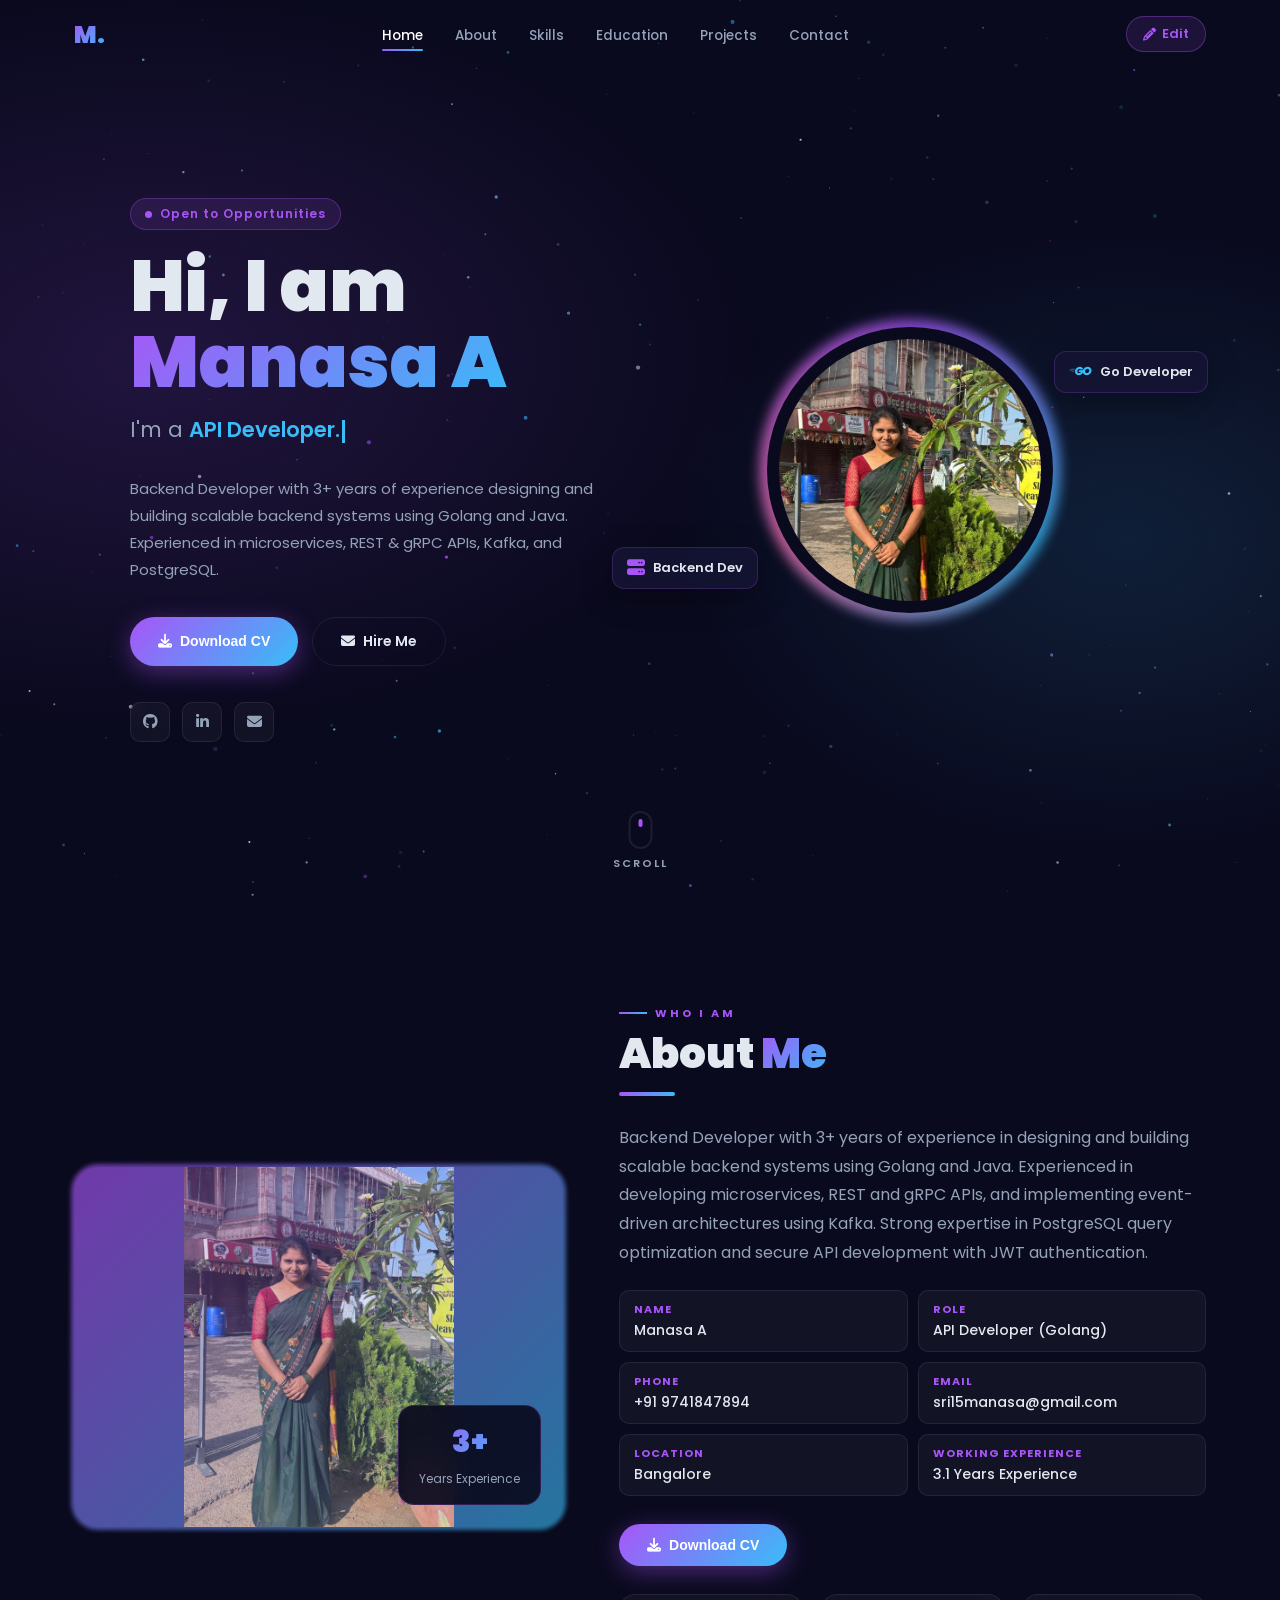
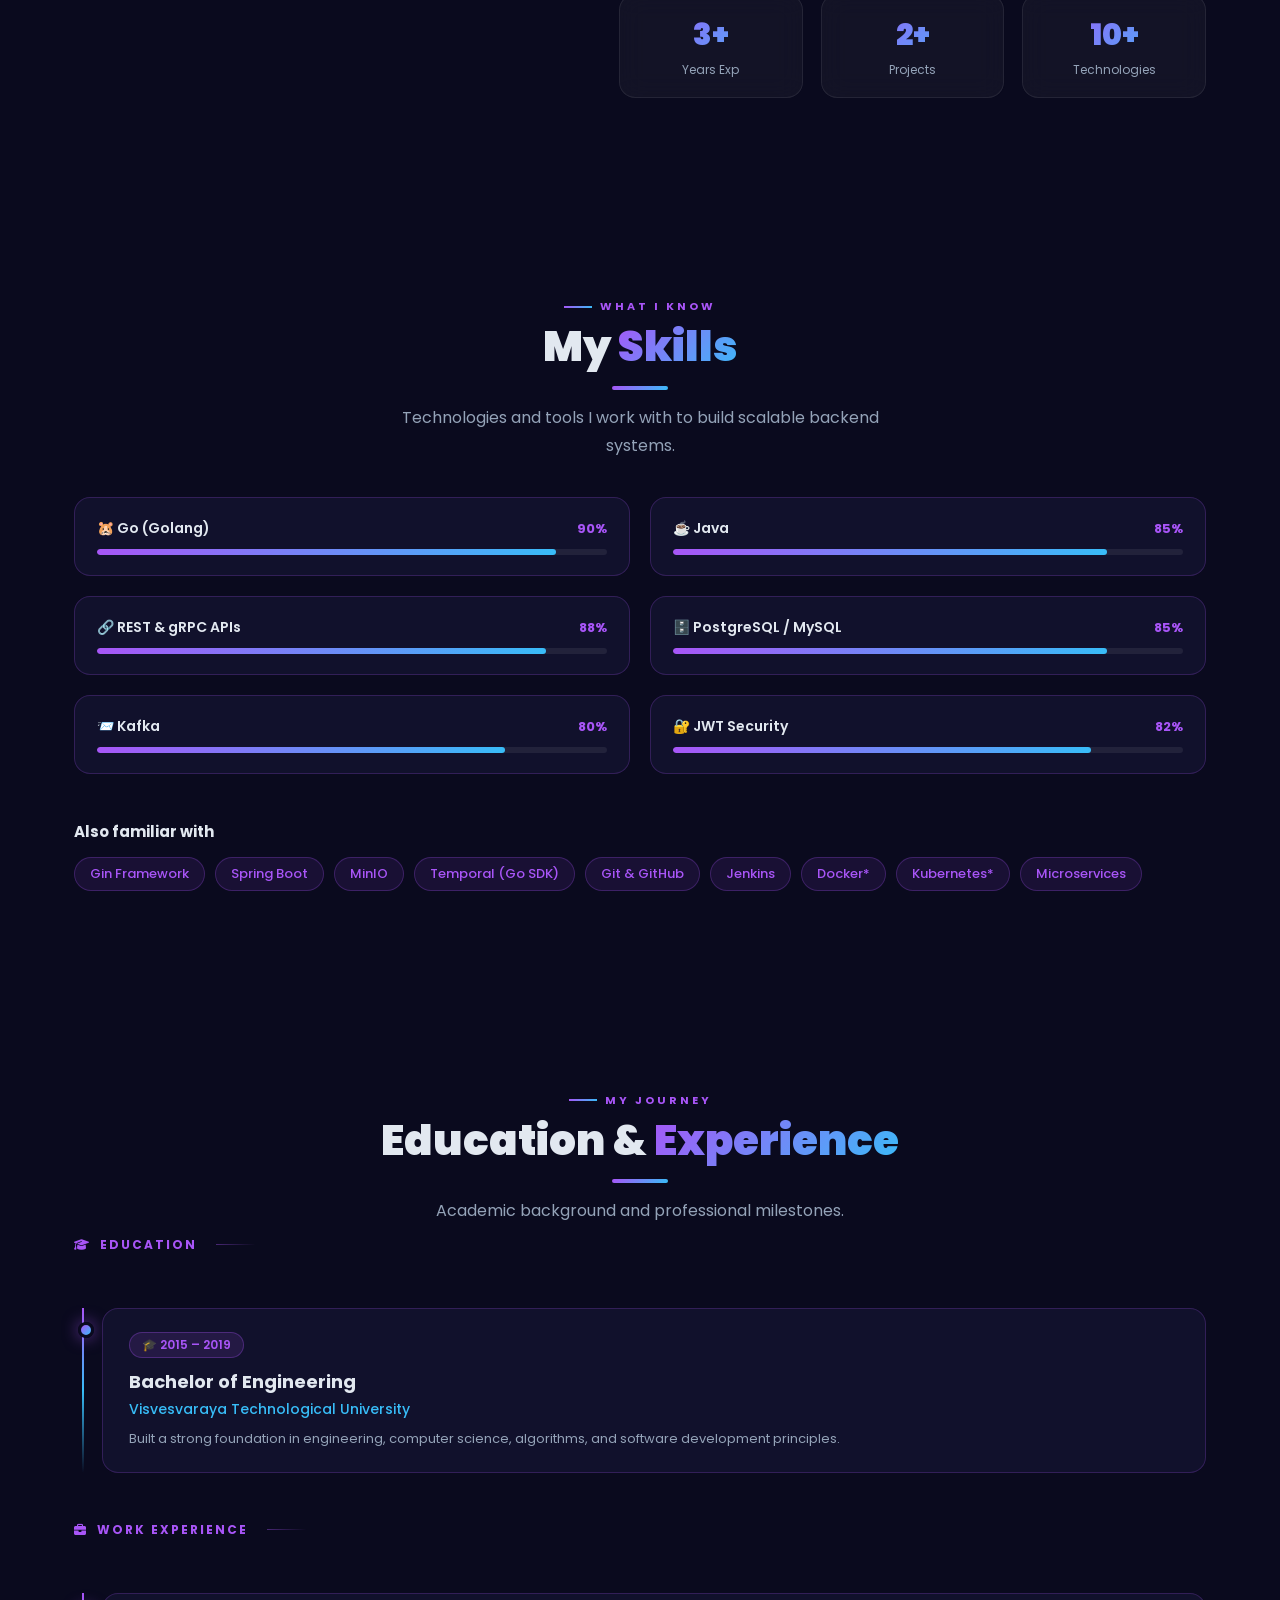
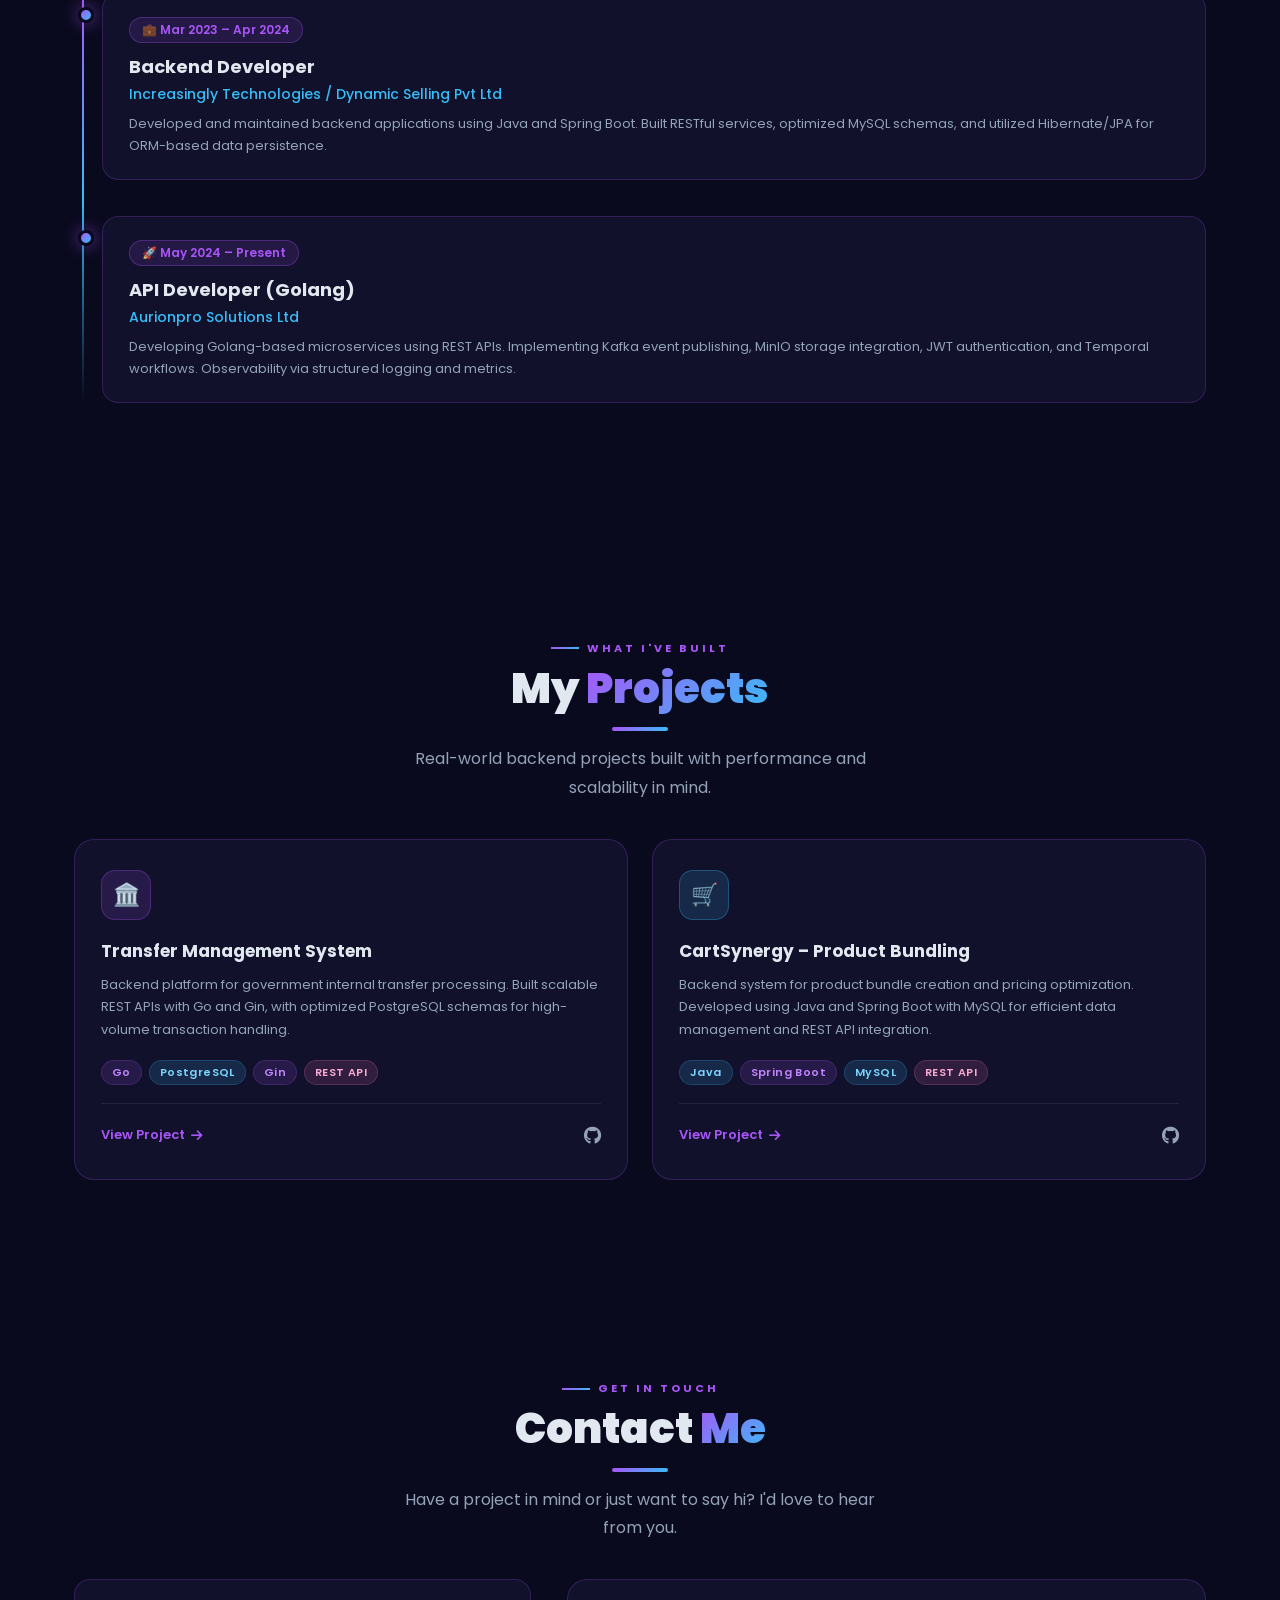
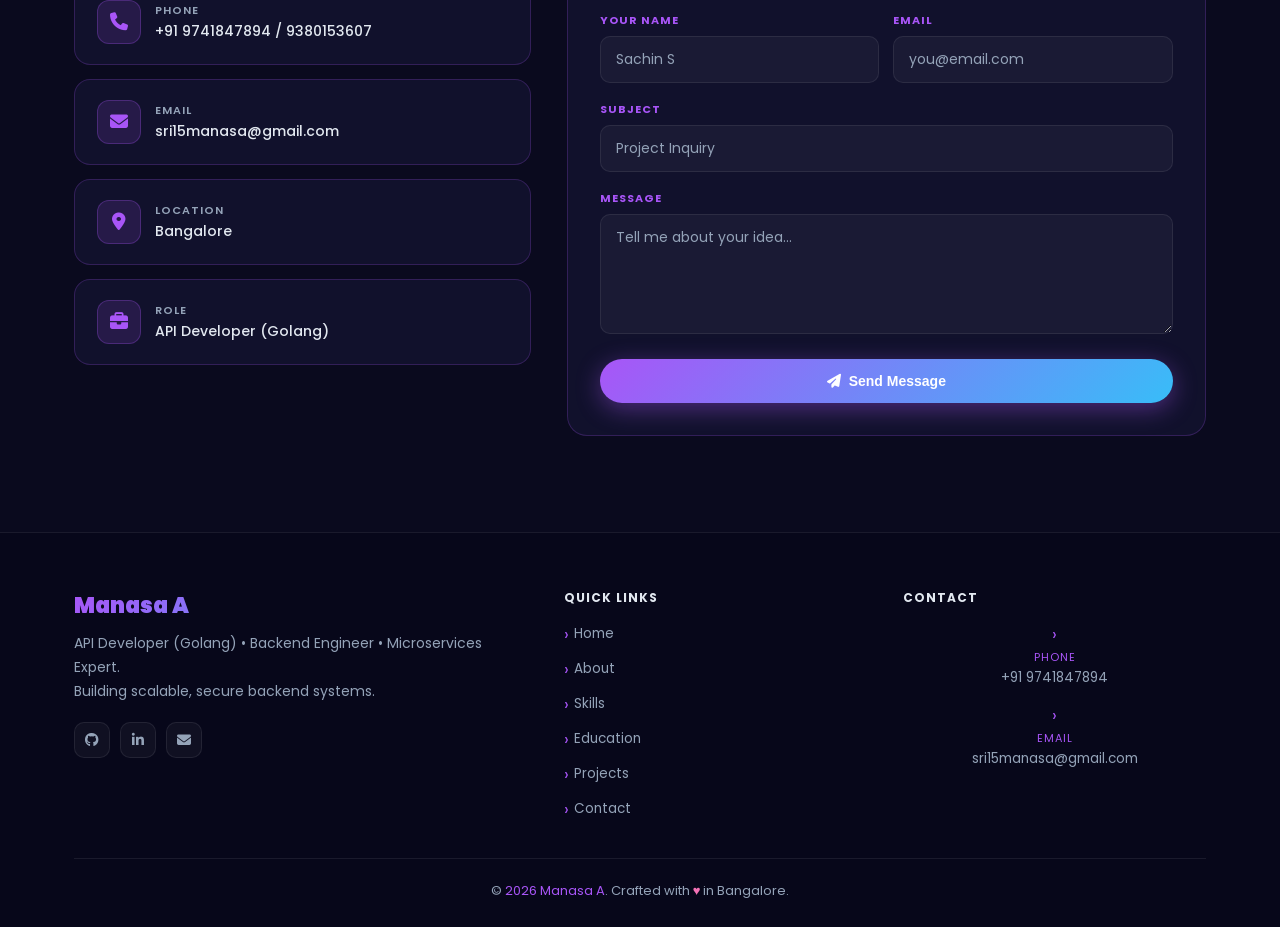
<file: index.html>
﻿<!DOCTYPE html>
<html lang="en">
<head>
  <meta charset="utf-8"/>
  <meta name="viewport" content="width=device-width, initial-scale=1, shrink-to-fit=no"/>
  <title>Manasa A | Portfolio</title>
  <meta property="og:title" content="Manasa A | Portfolio"/>
  <meta property="og:description" content="API Developer (Golang) | Backend Developer"/>

  <!-- Fonts -->
  <link href="https://fonts.googleapis.com/css2?family=Poppins:wght@300;400;500;600;700;800;900&display=swap" rel="stylesheet"/>
  <!-- FA Icons -->
  <link rel="stylesheet" href="https://cdnjs.cloudflare.com/ajax/libs/font-awesome/6.5.0/css/all.min.css"/>
  <!-- AOS -->
  <link rel="stylesheet" href="css/aos.css"/>

  <style>
    /* ==========  THEME  ========== */
    :root {
      --accent:     #a855f7;
      --alt:        #38bdf8;
      --pink:       #f472b6;
      --grad:       linear-gradient(135deg,#a855f7 0%,#38bdf8 100%);
      --grad2:      linear-gradient(135deg,#a855f7 0%,#f472b6 100%);
      --dark:       #07071a;
      --card:       rgba(20,20,50,.75);
      --cb:         rgba(168,85,247,.22);
      --bg:         #0a0a1e;
      --text:       #e2e8f0;
      --muted:      #94a3b8;
      --glass:      rgba(255,255,255,.04);
      --gb:         rgba(255,255,255,.08);
    }
    *,*::before,*::after{box-sizing:border-box;margin:0;padding:0}
    html{scroll-behavior:smooth}
    body{font-family:'Poppins',sans-serif;background:var(--bg);color:var(--text);overflow-x:hidden}
    p{color:var(--muted);line-height:1.8}
    a{text-decoration:none}
    img{max-width:100%}

    /* ---- Scroll progress ---- */
    #sp{position:fixed;top:0;left:0;height:3px;width:0;background:var(--grad);z-index:9999;transition:width .1s linear}

    /* ---- Scroll top ---- */
    #st{position:fixed;bottom:28px;right:28px;width:44px;height:44px;border-radius:50%;background:var(--grad);border:none;color:#fff;font-size:17px;cursor:pointer;z-index:8000;opacity:0;transform:translateY(20px);transition:all .35s;display:flex;align-items:center;justify-content:center;box-shadow:0 4px 20px rgba(168,85,247,.5)}
    #st.show{opacity:1;transform:translateY(0)}
    #st:hover{transform:translateY(-3px) scale(1.08)}

    /* ---- Util ---- */
    .grad-text{background:var(--grad);-webkit-background-clip:text;-webkit-text-fill-color:transparent;background-clip:text}
    .sec-label{display:inline-flex;align-items:center;gap:8px;font-size:11px;font-weight:700;letter-spacing:3px;text-transform:uppercase;color:var(--accent);margin-bottom:8px}
    .sec-label::before{content:'';display:block;width:28px;height:2px;background:var(--grad)}
    .sec-title{font-size:clamp(26px,5vw,42px);font-weight:900;color:var(--text);line-height:1.15;margin-bottom:14px}
    .sec-div{width:56px;height:4px;border-radius:2px;background:var(--grad);margin-bottom:28px}
    .adv-sec{padding:96px 0;position:relative;z-index:1}
    .wrap{max-width:1180px;margin:0 auto;padding:0 24px}
    .text-c{text-align:center}

    /* ==========  NAVBAR  ========== */
    .nb{position:fixed;top:0;left:0;right:0;z-index:1000;padding:16px 0;transition:all .4s}
    .nb.sc{background:rgba(7,7,26,.88);backdrop-filter:blur(22px);border-bottom:1px solid var(--gb);padding:10px 0;box-shadow:0 4px 30px rgba(0,0,0,.35)}
    .nb .wrap{display:flex;align-items:center;justify-content:space-between}
    .nb-brand{font-size:24px;font-weight:900;background:var(--grad);-webkit-background-clip:text;-webkit-text-fill-color:transparent;background-clip:text}
    .nb-links{display:flex;gap:6px;list-style:none}
    .nb-links a{color:var(--muted);font-size:13.5px;font-weight:500;padding:6px 13px;border-radius:6px;transition:all .3s;position:relative}
    .nb-links a::after{content:'';position:absolute;bottom:0;left:50%;right:50%;height:2px;background:var(--grad);border-radius:1px;transition:all .3s}
    .nb-links a:hover,.nb-links a.ac{color:#fff}
    .nb-links a:hover::after,.nb-links a.ac::after{left:13px;right:13px}
    .nb-tog{display:none;flex-direction:column;gap:5px;cursor:pointer}
    .nb-tog span{display:block;width:24px;height:2px;background:var(--text);border-radius:2px;transition:all .3s}
    .nb-mob{display:none;position:fixed;inset:0;z-index:999;background:rgba(7,7,26,.97);backdrop-filter:blur(20px);flex-direction:column;align-items:center;justify-content:center;gap:24px;list-style:none}
    .nb-mob.open{display:flex}
    .nb-mob a{color:var(--text);font-size:22px;font-weight:700}
    .nb-mob a:hover{color:var(--accent)}
    .nb-close{position:absolute;top:24px;right:24px;background:none;border:none;color:var(--text);font-size:30px;cursor:pointer}
    @media(max-width:768px){.nb-links{display:none}.nb-tog{display:flex}}

    /* ==========  HERO  ========== */
    #particles-js{position:fixed;top:0;left:0;width:100%;height:100%;z-index:0;pointer-events:none}
    .hero{position:relative;z-index:1;min-height:100vh;display:flex;align-items:center;padding:110px 0 70px;overflow:hidden}
    .hero::before{content:'';position:absolute;inset:0;background:radial-gradient(ellipse 80% 70% at 12% 40%,rgba(168,85,247,.15) 0%,transparent 60%),radial-gradient(ellipse 60% 60% at 88% 60%,rgba(56,189,248,.12) 0%,transparent 60%);pointer-events:none}
    .hero-in{display:grid;grid-template-columns:1fr 1fr;align-items:center;gap:60px}
    @media(max-width:880px){.hero-in{grid-template-columns:1fr;text-align:center}.hero-photo-area{order:-1}}
    .hero-badge{display:inline-flex;align-items:center;gap:8px;background:rgba(168,85,247,.12);border:1px solid rgba(168,85,247,.3);color:var(--accent);font-size:12px;font-weight:600;padding:6px 14px;border-radius:20px;letter-spacing:1px;margin-bottom:18px}
    .hero-badge .dot{width:7px;height:7px;border-radius:50%;background:var(--accent);animation:pdot 1.5s infinite}
    @keyframes pdot{0%,100%{box-shadow:0 0 0 0 rgba(168,85,247,.6)}50%{box-shadow:0 0 0 6px rgba(168,85,247,0)}}
    .hero-name{font-size:clamp(40px,7vw,72px);font-weight:900;line-height:1.05;margin-bottom:12px}
    .hero-role{font-size:clamp(15px,2.5vw,21px);font-weight:400;color:var(--muted);margin-bottom:26px;min-height:34px}
    .hero-role .tw{color:var(--alt);font-weight:600}
    .hero-role .cur{display:inline-block;width:3px;height:1.1em;background:var(--alt);margin-left:2px;vertical-align:middle;animation:blink .7s infinite}
    @keyframes blink{0%,100%{opacity:1}50%{opacity:0}}
    .hero-desc{color:var(--muted);font-size:15px;max-width:480px;line-height:1.8;margin-bottom:34px}
    @media(max-width:880px){.hero-desc{margin:0 auto 34px}}
    .hero-cta{display:flex;gap:14px;flex-wrap:wrap;margin-bottom:36px}
    @media(max-width:880px){.hero-cta{justify-content:center}}
    .btn-g{display:inline-flex;align-items:center;gap:8px;background:var(--grad);color:#fff;padding:13px 28px;border-radius:50px;font-weight:600;font-size:14px;border:none;cursor:pointer;transition:all .35s;box-shadow:0 6px 25px rgba(168,85,247,.4)}
    .btn-g:hover{transform:translateY(-3px);box-shadow:0 12px 35px rgba(168,85,247,.55);color:#fff}
    .btn-o{display:inline-flex;align-items:center;gap:8px;background:transparent;color:var(--text);padding:13px 28px;border-radius:50px;font-weight:600;font-size:14px;border:1.5px solid var(--gb);cursor:pointer;transition:all .35s;backdrop-filter:blur(8px)}
    .btn-o:hover{border-color:var(--accent);color:var(--accent);background:rgba(168,85,247,.08);transform:translateY(-3px)}
    .hero-soc{display:flex;gap:12px}
    @media(max-width:880px){.hero-soc{justify-content:center}}
    .hero-soc a{width:40px;height:40px;border-radius:10px;border:1px solid var(--gb);display:flex;align-items:center;justify-content:center;color:var(--muted);font-size:15px;background:var(--glass);backdrop-filter:blur(8px);transition:all .3s}
    .hero-soc a:hover{border-color:var(--accent);color:var(--accent);background:rgba(168,85,247,.12);transform:translateY(-4px)}

    /* Photo ring */
    .hero-photo-area{display:flex;justify-content:center;align-items:center;position:relative}
    .photo-ring{position:relative;display:inline-block}
    .photo-ring::before{content:'';position:absolute;inset:-16px;border-radius:50%;z-index:-1;background:conic-gradient(from 0deg,#a855f7,#38bdf8,#f472b6,#a855f7);animation:spin 8s linear infinite;filter:blur(6px);opacity:.75}
    @keyframes spin{to{transform:rotate(360deg)}}
    .photo-ring::after{content:'';position:absolute;inset:-8px;background:var(--bg);border-radius:50%;z-index:0}
    .hero-img{width:270px;height:270px;border-radius:50%;object-fit:cover;object-position:center top;position:relative;z-index:1;border:4px solid var(--bg);display:block}
    @media(max-width:880px){.hero-img{width:210px;height:210px}}
    .fb{position:absolute;z-index:2;background:rgba(20,20,50,.9);backdrop-filter:blur(12px);border:1px solid var(--cb);border-radius:12px;padding:10px 14px;display:flex;align-items:center;gap:8px;font-size:13px;font-weight:600;color:var(--text);box-shadow:0 8px 30px rgba(0,0,0,.35);animation:fud 4s ease-in-out infinite}
    .fb:nth-child(2){animation-delay:-2s}
    @keyframes fud{0%,100%{transform:translateY(0)}50%{transform:translateY(-10px)}}
    .fb-tr{top:6%;right:-12%}
    .fb-bl{bottom:6%;left:-12%}
    @media(max-width:880px){.fb-tr,.fb-bl{display:none}}

    /* Scroll hint */
    .scroll-hint{position:absolute;bottom:28px;left:50%;transform:translateX(-50%);display:flex;flex-direction:column;align-items:center;gap:6px;color:var(--muted);font-size:11px;font-weight:600;letter-spacing:2px}
    .mouse{width:24px;height:38px;border:2px solid var(--gb);border-radius:12px;display:flex;justify-content:center;padding-top:6px}
    .mouse::after{content:'';width:4px;height:8px;border-radius:2px;background:var(--accent);animation:mscroll 1.5s infinite}
    @keyframes mscroll{0%{opacity:1;transform:translateY(0)}100%{opacity:0;transform:translateY(10px)}}

    /* ==========  ABOUT  ========== */
    .about-g{display:grid;grid-template-columns:1fr 1.2fr;gap:56px;align-items:center}
    @media(max-width:880px){.about-g{grid-template-columns:1fr}}
    .about-img-wrap{position:relative;border-radius:24px}
    .about-img-wrap img{width:100%;height:360px;object-fit:contain;object-position:center top;border-radius:24px;display:block;background:rgba(0,0,0,.15)}
    .about-img-wrap::after{content:'';position:absolute;inset:0;background:linear-gradient(135deg,rgba(168,85,247,.3) 0%,rgba(56,189,248,.2) 100%);border-radius:24px;pointer-events:none}
    .about-border{position:absolute;inset:-3px;border-radius:27px;z-index:-1;background:var(--grad);filter:blur(2px);opacity:.6}
    .exp-badge{position:absolute;bottom:22px;right:22px;z-index:2;background:rgba(10,10,30,.92);backdrop-filter:blur(12px);border:1px solid var(--cb);border-radius:16px;padding:14px 20px;text-align:center}
    .exp-badge .en{font-size:30px;font-weight:900;background:var(--grad);-webkit-background-clip:text;-webkit-text-fill-color:transparent;background-clip:text;display:block}
    .exp-badge span{font-size:12px;color:var(--muted)}
    .info-list{list-style:none;display:grid;grid-template-columns:1fr 1fr;gap:10px;margin:22px 0 28px}
    @media(max-width:600px){.info-list{grid-template-columns:1fr}}
    .info-list li{background:var(--glass);border:1px solid var(--gb);border-radius:10px;padding:10px 14px;display:flex;flex-direction:column;gap:2px}
    .info-list li .k{font-size:11px;color:var(--accent);font-weight:700;letter-spacing:1px;text-transform:uppercase}
    .info-list li .v{font-size:14px;color:var(--text);font-weight:500}
    .stats-row{display:flex;gap:18px;margin-top:28px;flex-wrap:wrap}
    .stat{flex:1;min-width:90px;background:var(--glass);border:1px solid var(--gb);backdrop-filter:blur(12px);border-radius:16px;padding:18px 14px;text-align:center}
    .stat .sn{font-size:30px;font-weight:900;background:var(--grad);-webkit-background-clip:text;-webkit-text-fill-color:transparent;background-clip:text}
    .stat .sl{font-size:12px;color:var(--muted);margin-top:3px}

    /* ==========  SKILLS  ========== */
    .skills-g{display:grid;grid-template-columns:1fr 1fr;gap:20px;margin-top:36px}
    @media(max-width:680px){.skills-g{grid-template-columns:1fr}}
    .sk-card{background:var(--card);border:1px solid var(--cb);border-radius:16px;padding:20px 22px;backdrop-filter:blur(12px);transition:transform .3s,box-shadow .3s}
    .sk-card:hover{transform:translateY(-4px);box-shadow:0 12px 35px rgba(168,85,247,.2)}
    .sk-top{display:flex;justify-content:space-between;align-items:center;margin-bottom:10px}
    .sk-name{font-size:14px;font-weight:600;color:var(--text);display:flex;gap:8px;align-items:center}
    .sk-pct{font-size:13px;font-weight:700;color:var(--accent)}
    .sk-track{width:100%;height:6px;background:rgba(255,255,255,.07);border-radius:3px;overflow:hidden}
    .sk-fill{height:100%;border-radius:3px;background:var(--grad);width:0;transition:width 1.2s cubic-bezier(.4,0,.2,1)}
    .sk-card{position:relative}
    .sk-del-btn{display:none;position:absolute;top:8px;right:9px;background:rgba(239,68,68,.82);color:#fff;border:none;border-radius:50%;width:22px;height:22px;cursor:pointer;font-size:11px;align-items:center;justify-content:center;line-height:1;z-index:5;padding:0;font-weight:700}
    .edit-mode .sk-del-btn{display:flex}
    #add-skill-btn{display:none;margin:18px auto 0}
    .edit-mode #add-skill-btn{display:flex}
    .tags-area{margin-top:46px}
    .tags-area h3{font-size:15px;font-weight:700;color:var(--text);margin-bottom:14px}
    .tags-wrap{display:flex;flex-wrap:wrap;gap:10px}
    .tag{background:rgba(168,85,247,.1);border:1px solid rgba(168,85,247,.25);color:var(--accent);border-radius:20px;padding:6px 15px;font-size:13px;font-weight:500;transition:all .25s}
    .tag:hover{background:rgba(168,85,247,.22);transform:translateY(-2px)}

    /* ==========  TIMELINE  ========== */
    .tl{position:relative;margin-top:36px;padding-left:28px}
    .tl::before{content:'';position:absolute;left:8px;top:0;bottom:0;width:2px;background:linear-gradient(180deg,#a855f7,#38bdf8,transparent)}
    .tl-item{position:relative;margin-bottom:36px}
    .tl-dot{position:absolute;left:-24px;top:14px;width:16px;height:16px;border-radius:50%;background:var(--grad);border:3px solid var(--bg);box-shadow:0 0 16px rgba(168,85,247,.6)}
    .tl-card{background:var(--card);border:1px solid var(--cb);border-radius:16px;padding:22px 26px;backdrop-filter:blur(12px);transition:transform .3s,box-shadow .3s}
    .tl-card:hover{transform:translateX(6px);box-shadow:0 8px 30px rgba(168,85,247,.2)}
    .tl-year{display:inline-block;background:rgba(168,85,247,.12);border:1px solid rgba(168,85,247,.3);color:var(--accent);font-size:12px;font-weight:600;padding:3px 12px;border-radius:20px;margin-bottom:10px}
    .tl-title{font-size:18px;font-weight:700;color:var(--text);margin-bottom:4px}
    .tl-sub{font-size:14px;color:var(--alt);font-weight:500;margin-bottom:8px}
    .tl-desc{font-size:13px;color:var(--muted);line-height:1.7}

    /* ==========  PROJECTS  ========== */
    .proj-g{display:grid;grid-template-columns:repeat(auto-fit,minmax(290px,1fr));gap:24px;margin-top:36px}
    .proj-card{background:var(--card);border:1px solid var(--cb);border-radius:20px;padding:30px 26px;backdrop-filter:blur(12px);display:flex;flex-direction:column;transition:transform .4s cubic-bezier(.4,0,.2,1),box-shadow .4s;position:relative;overflow:hidden}
    .proj-card::before{content:'';position:absolute;top:0;left:0;right:0;height:3px;background:var(--grad);transform:scaleX(0);transform-origin:left;transition:transform .4s}
    .proj-card:hover{transform:translateY(-10px);box-shadow:0 20px 50px rgba(168,85,247,.3)}
    .proj-card:hover::before{transform:scaleX(1)}
    .proj-card.c2{--grad:linear-gradient(135deg,#38bdf8,#a855f7)}
    .proj-card.c3{--grad:linear-gradient(135deg,#f472b6,#a855f7)}
    .proj-ico{width:50px;height:50px;border-radius:14px;background:rgba(168,85,247,.14);border:1px solid rgba(168,85,247,.28);display:flex;align-items:center;justify-content:center;font-size:22px;margin-bottom:18px}
    .c2 .proj-ico{background:rgba(56,189,248,.14);border-color:rgba(56,189,248,.28)}
    .c3 .proj-ico{background:rgba(244,114,182,.14);border-color:rgba(244,114,182,.28)}
    .proj-title{font-size:17px;font-weight:700;color:var(--text);margin-bottom:10px}
    .proj-desc{font-size:13px;color:var(--muted);line-height:1.75;flex:1;margin-bottom:18px}
    .proj-tags{display:flex;flex-wrap:wrap;gap:7px;margin-bottom:18px}
    .ptag{font-size:11px;font-weight:600;padding:3px 10px;border-radius:20px;letter-spacing:.4px}
    .tp{background:rgba(168,85,247,.14);color:#c084fc;border:1px solid rgba(168,85,247,.2)}
    .tc{background:rgba(56,189,248,.14);color:#7dd3fc;border:1px solid rgba(56,189,248,.2)}
    .tk{background:rgba(244,114,182,.14);color:#f9a8d4;border:1px solid rgba(244,114,182,.2)}
    .proj-foot{display:flex;justify-content:space-between;align-items:center;padding-top:18px;border-top:1px solid var(--gb)}
    .proj-link{font-size:13px;font-weight:600;color:var(--accent);display:flex;align-items:center;gap:6px;transition:gap .2s,color .2s}
    .proj-link:hover{gap:10px;color:var(--alt)}

    /* ==========  CONTACT  ========== */
    .contact-g{display:grid;grid-template-columns:1fr 1.4fr;gap:36px;margin-top:36px;align-items:start}
    @media(max-width:880px){.contact-g{grid-template-columns:1fr}}
    .cc-col{display:flex;flex-direction:column;gap:14px}
    .cc{background:var(--card);border:1px solid var(--cb);border-radius:16px;padding:20px 22px;display:flex;align-items:center;gap:14px;backdrop-filter:blur(12px);transition:transform .3s,box-shadow .3s}
    .cc:hover{transform:translateX(6px);box-shadow:0 8px 25px rgba(168,85,247,.2)}
    .cc-ico{width:44px;height:44px;border-radius:12px;background:rgba(168,85,247,.14);border:1px solid rgba(168,85,247,.28);display:flex;align-items:center;justify-content:center;font-size:18px;color:var(--accent);flex-shrink:0}
    .cc-lbl{font-size:11px;color:var(--muted);font-weight:600;letter-spacing:1px;text-transform:uppercase}
    .cc-val{font-size:14px;color:var(--text);font-weight:500;margin-top:2px}
    /* Form */
    .cf{background:var(--card);border:1px solid var(--cb);border-radius:20px;padding:32px;backdrop-filter:blur(12px)}
    .f-row{display:grid;grid-template-columns:1fr 1fr;gap:14px}
    @media(max-width:580px){.f-row{grid-template-columns:1fr}}
    .fg{margin-bottom:18px}
    .fg label{display:block;font-size:11px;font-weight:700;color:var(--accent);letter-spacing:1px;text-transform:uppercase;margin-bottom:7px}
    .fi{width:100%;padding:12px 15px;background:rgba(255,255,255,.04);border:1px solid var(--gb);border-radius:10px;color:var(--text);font-family:'Poppins',sans-serif;font-size:14px;outline:none;transition:border-color .3s,box-shadow .3s}
    .fi:focus{border-color:var(--accent);box-shadow:0 0 0 3px rgba(168,85,247,.2);background:rgba(168,85,247,.04)}
    .fi::placeholder{color:var(--muted)}
    textarea.fi{resize:vertical;min-height:120px}

    /* ==========  FOOTER  ========== */
    footer{background:var(--dark);border-top:1px solid var(--gb);position:relative;z-index:1;padding:56px 0 26px}
    .ft{display:grid;grid-template-columns:1.5fr 1fr 1fr;gap:36px;padding-bottom:36px;border-bottom:1px solid var(--gb)}
    @media(max-width:720px){.ft{grid-template-columns:1fr;gap:28px}}
    .fb-name{font-size:22px;font-weight:900;background:var(--grad);-webkit-background-clip:text;-webkit-text-fill-color:transparent;background-clip:text;margin-bottom:10px}
    .fb-tag{font-size:14px;color:var(--muted);line-height:1.7}
    .fb-soc{display:flex;gap:10px;margin-top:18px}
    .fb-soc a{width:36px;height:36px;border-radius:10px;border:1px solid var(--gb);background:var(--glass);display:flex;align-items:center;justify-content:center;color:var(--muted);font-size:14px;transition:all .3s}
    .fb-soc a:hover{border-color:var(--accent);color:var(--accent);transform:translateY(-3px)}
    .fc h4{font-size:12px;font-weight:700;color:var(--text);letter-spacing:1px;text-transform:uppercase;margin-bottom:14px}
    .fl{list-style:none;display:flex;flex-direction:column;gap:9px}
    .fl a{color:var(--muted);font-size:13.5px;transition:color .25s;display:flex;align-items:center;gap:5px}
    .fl a:hover{color:var(--accent)}
    .fl a::before{content:'›';font-size:17px;color:var(--accent)}
    .fb-bot{padding-top:22px;text-align:center;font-size:13px;color:var(--muted)}
    .fb-bot span{color:var(--accent)}

    /* ==========  LOADER  ========== */
    #ld{position:fixed;inset:0;z-index:99999;background:var(--dark);display:flex;align-items:center;justify-content:center;flex-direction:column;gap:14px;transition:opacity .6s,visibility .6s}
    #ld.hide{opacity:0;visibility:hidden}
    .ld-name{font-size:26px;font-weight:900;background:var(--grad);-webkit-background-clip:text;-webkit-text-fill-color:transparent;background-clip:text}
    .ld-track{width:190px;height:3px;background:rgba(255,255,255,.1);border-radius:2px;overflow:hidden}
    .ld-fill{height:100%;background:var(--grad);border-radius:2px;animation:ldf 1.4s ease forwards}
    @keyframes ldf{from{width:0}to{width:100%}}

    /* ==========  EDIT MODE  ========== */
    .edit-toggle-btn{display:flex;align-items:center;gap:6px;background:rgba(168,85,247,.12);border:1.5px solid rgba(168,85,247,.35);color:var(--accent);padding:7px 16px;border-radius:20px;font-family:'Poppins',sans-serif;font-size:13px;font-weight:600;cursor:pointer;transition:all .3s;white-space:nowrap}
    .edit-toggle-btn:hover{background:rgba(168,85,247,.22);transform:translateY(-1px)}
    .edit-toggle-btn.is-save{background:rgba(74,222,128,.12);border-color:rgba(74,222,128,.45);color:#4ade80}
    .edit-toggle-btn.is-save:hover{background:rgba(74,222,128,.22)}
    @media(max-width:768px){.edit-toggle-btn .edit-label{display:none}.edit-toggle-btn{padding:7px 11px}}
    .edit-banner{position:fixed;top:72px;left:50%;transform:translateX(-50%);background:rgba(20,10,40,.92);backdrop-filter:blur(16px);border:1px solid rgba(168,85,247,.4);color:#fff;padding:9px 22px;border-radius:22px;font-size:12px;font-weight:600;z-index:8500;display:none;align-items:center;gap:10px;box-shadow:0 4px 24px rgba(168,85,247,.35);letter-spacing:.4px;white-space:nowrap}
    .edit-banner.show{display:flex}
    .edit-banner .pulse{width:8px;height:8px;border-radius:50%;background:#4ade80;animation:pdot 1.4s infinite;flex-shrink:0}
    body.edit-mode [contenteditable="true"]{outline:1.5px dashed rgba(168,85,247,.5);border-radius:4px;cursor:text;min-width:16px;transition:outline .2s,background .2s}
    body.edit-mode [contenteditable="true"]:hover{outline-color:var(--accent);background:rgba(168,85,247,.08)}
    body.edit-mode [contenteditable="true"]:focus{outline:2px solid var(--accent) !important;background:rgba(168,85,247,.12)}
    /* Add / Remove experience */
    .add-exp-btn{display:none;align-items:center;justify-content:center;gap:8px;margin-top:18px;width:100%;background:rgba(168,85,247,.07);border:1.5px dashed rgba(168,85,247,.4);color:var(--accent);padding:12px 22px;border-radius:12px;font-family:'Poppins',sans-serif;font-size:13px;font-weight:600;cursor:pointer;transition:all .3s}
    .add-exp-btn:hover{background:rgba(168,85,247,.18)}
    body.edit-mode .add-exp-btn{display:flex}
    .del-exp-btn{display:none;margin-top:10px;align-items:center;gap:5px;background:rgba(248,113,113,.1);border:1px solid rgba(248,113,113,.3);color:#f87171;padding:5px 12px;border-radius:6px;font-size:11px;font-family:'Poppins',sans-serif;cursor:pointer;transition:all .2s}
    .del-exp-btn:hover{background:rgba(248,113,113,.2)}
    body.edit-mode .del-exp-btn{display:inline-flex}
    /* Save toast */
    .save-toast{position:fixed;bottom:32px;left:50%;transform:translateX(-50%) translateY(20px);background:rgba(10,25,10,.95);backdrop-filter:blur(16px);border:1px solid rgba(74,222,128,.4);color:#4ade80;padding:11px 26px;border-radius:22px;font-size:13px;font-weight:600;z-index:9999;opacity:0;transition:all .4s;pointer-events:none;white-space:nowrap;box-shadow:0 4px 20px rgba(74,222,128,.25)}
    .save-toast.show{opacity:1;transform:translateX(-50%) translateY(0)}

    /* ==========  CV TEMPLATE PICKER  ========== */
    .tpl-overlay{position:fixed;inset:0;background:rgba(0,0,8,.85);backdrop-filter:blur(12px);z-index:99995;display:none;align-items:center;justify-content:center;padding:20px}
    .tpl-overlay.open{display:flex}
    .tpl-modal{background:#0d0d20;border:1px solid rgba(168,85,247,.28);border-radius:22px;padding:36px 32px;max-width:960px;width:100%;max-height:92vh;overflow-y:auto;box-shadow:0 28px 90px rgba(0,0,0,.8)}
    .tpl-modal-hd{display:flex;align-items:center;justify-content:space-between;margin-bottom:26px}
    .tpl-modal-hd h2{font-size:20px;font-weight:800;background:var(--grad);-webkit-background-clip:text;-webkit-text-fill-color:transparent;background-clip:text}
    .tpl-modal-x{background:none;border:none;color:var(--muted);font-size:24px;cursor:pointer;line-height:1;padding:4px 8px;border-radius:6px;transition:all .2s}
    .tpl-modal-x:hover{color:#fff;background:rgba(255,255,255,.08)}
    .tpl-grid{display:grid;grid-template-columns:repeat(3,1fr);gap:18px;margin-bottom:28px}
    @media(max-width:700px){.tpl-grid{grid-template-columns:1fr 1fr}}
    .tpl-card{border:2px solid rgba(255,255,255,.07);border-radius:14px;padding:14px;cursor:pointer;transition:all .28s;background:rgba(255,255,255,.02);position:relative}
    .tpl-card:hover{border-color:rgba(168,85,247,.4);transform:translateY(-4px);background:rgba(168,85,247,.04)}
    .tpl-card.sel{border-color:var(--accent);background:rgba(168,85,247,.09);box-shadow:0 0 0 1px rgba(168,85,247,.25)}
    .tpl-preview{width:100%;height:138px;border-radius:8px;overflow:hidden;margin-bottom:11px;position:relative}
    .tpl-check{position:absolute;top:7px;right:7px;width:22px;height:22px;border-radius:50%;background:var(--accent);display:none;align-items:center;justify-content:center;font-size:11px;color:#fff;font-weight:700;z-index:2}
    .tpl-card.sel .tpl-check{display:flex}
    .tpl-name{font-size:13px;font-weight:700;color:var(--text);margin-bottom:3px}
    .tpl-desc{font-size:11px;color:var(--muted);line-height:1.55}
    .tpl-ft{display:flex;justify-content:flex-end;gap:12px;padding-top:6px}
    .tpl-cancel{background:transparent;border:1px solid var(--gb);color:var(--muted);padding:11px 22px;border-radius:10px;font-family:'Poppins',sans-serif;font-size:13px;font-weight:600;cursor:pointer;transition:all .22s}
    .tpl-cancel:hover{border-color:var(--accent);color:var(--accent)}
    .tpl-open{background:var(--grad);border:none;color:#fff;padding:11px 28px;border-radius:10px;font-family:'Poppins',sans-serif;font-size:13px;font-weight:700;cursor:pointer;display:flex;align-items:center;gap:8px;transition:all .28s;box-shadow:0 4px 18px rgba(168,85,247,.35)}
    .tpl-open:hover{transform:translateY(-2px);box-shadow:0 8px 28px rgba(168,85,247,.5)}
    /* ---- CSS mini-preview art ---- */
    /* T1: Minimalist Grey */
    .p1{background:#6b6b6b;width:100%;height:100%;display:flex;flex-direction:column}
    .p1-hdr{height:34%;background:#4a4a4a;padding:8px 10px;display:flex;flex-direction:column;gap:5px}
    .p1-n{height:9px;width:50%;background:rgba(255,255,255,.85);border-radius:2px}
    .p1-r{height:6px;width:33%;background:rgba(255,255,255,.45);border-radius:2px}
    .p1-body{flex:1;display:grid;grid-template-columns:1fr 1.7fr}
    .p1-side{background:#6b6b6b;padding:6px;display:flex;flex-direction:column;gap:5px}
    .p1-sb{height:4px;border-radius:2px;background:rgba(255,255,255,.3)}
    .p1-main{background:#fff;padding:7px;display:flex;flex-direction:column;gap:5px}
    .p1-l{height:4px;border-radius:2px;background:#e0e0e0}
    /* T2: Classic Blue */
    .p2{background:#fff;width:100%;height:100%;display:flex;flex-direction:column}
    .p2-hdr{height:30%;background:#1e3a5f;padding:8px 10px;display:flex;flex-direction:column;gap:4px}
    .p2-n{height:9px;width:50%;background:rgba(255,255,255,.85);border-radius:2px}
    .p2-r{height:5px;width:34%;background:#93c5fd;border-radius:2px}
    .p2-crow{display:flex;gap:4px;margin-top:4px}
    .p2-chip{height:5px;width:20%;background:rgba(255,255,255,.2);border-radius:3px}
    .p2-body{flex:1;display:grid;grid-template-columns:1fr 1.9fr}
    .p2-side{background:#f0f4f8;padding:6px;display:flex;flex-direction:column;gap:4px}
    .p2-sb{height:4px;border-radius:2px;background:#b8cce4}
    .p2-main{padding:6px;display:flex;flex-direction:column;gap:4px}
    .p2-l{height:4px;border-radius:2px;background:#dde4ec}
    .p2-acc{height:4px;width:32%;background:#1e3a5f;border-radius:2px;margin-bottom:2px}
    /* T3: Modern Minimal */
    .p3{background:#fff;width:100%;height:100%;padding:10px 12px;display:flex;flex-direction:column;gap:5px}
    .p3-n{height:10px;width:48%;background:#111;border-radius:2px}
    .p3-r{height:6px;width:34%;background:#7c3aed;border-radius:2px}
    .p3-crow{display:flex;gap:5px;margin-top:2px}
    .p3-chip{height:5px;width:18%;background:#e0d4ff;border-radius:2px}
    .p3-sep{height:2px;background:#7c3aed;width:100%;margin:3px 0;border-radius:1px}
    .p3-sec{height:5px;width:30%;background:#4b4b4b;border-radius:2px;border-left:3px solid #7c3aed;padding-left:5px}
    .p3-l{height:4px;border-radius:2px;background:#ebebeb;margin-bottom:2px}
    /* T4: Executive Teal */
    .p4{background:#fff;width:100%;height:100%;display:flex;flex-direction:column}
    .p4-hdr{height:28%;background:#0f766e;padding:8px 10px;display:flex;flex-direction:column;gap:4px}
    .p4-n{height:9px;width:52%;background:rgba(255,255,255,.9);border-radius:2px}
    .p4-r{height:5px;width:35%;background:#99f6e4;border-radius:2px}
    .p4-body{flex:1;padding:7px;display:flex;flex-direction:column;gap:5px}
    .p4-acc{height:4px;width:28%;background:#0f766e;border-radius:2px}
    .p4-l{height:4px;border-radius:2px;background:#e5e7eb}
    .p4-tags{display:flex;gap:3px;flex-wrap:wrap}
    .p4-tag{height:6px;width:18%;background:#ccfbf1;border-radius:2px}
    /* T5: Elegant Warm */
    .p5{background:#fdf8f2;width:100%;height:100%;display:flex;flex-direction:column}
    .p5-hdr{height:30%;background:#7c2d12;padding:8px 10px;display:flex;flex-direction:column;gap:4px}
    .p5-n{height:9px;width:50%;background:rgba(255,255,255,.9);border-radius:2px}
    .p5-r{height:5px;width:33%;background:#fed7aa;border-radius:2px}
    .p5-body{flex:1;display:grid;grid-template-columns:1fr 1.8fr}
    .p5-side{background:#fff7ed;padding:6px;display:flex;flex-direction:column;gap:5px;border-right:1px solid #f0e0ce}
    .p5-sb{height:4px;border-radius:2px;background:#fdba74}
    .p5-main{padding:7px;display:flex;flex-direction:column;gap:4px}
    .p5-acc{height:5px;width:32%;background:#7c2d12;border-radius:2px;margin-bottom:2px}
    .p5-l{height:4px;border-radius:2px;background:#e7d9c8}
    /* Timeline group labels */
    .tl-group{position:relative}
    .tl-group-lbl{display:inline-flex;align-items:center;gap:9px;font-size:12px;font-weight:700;letter-spacing:2px;text-transform:uppercase;color:var(--accent);margin-bottom:18px;margin-top:10px}
    .tl-group-lbl::after{content:'';flex:1;height:1px;background:linear-gradient(90deg,rgba(168,85,247,.4),transparent);margin-left:10px;min-width:40px}
    .tl-group + .tl-group{margin-top:38px}
  </style>
</head>
<body>

  <!-- Loader -->
  <div id="ld"><div class="ld-name">Manasa A</div><div class="ld-track"><div class="ld-fill"></div></div></div>

  <!-- Scroll progress -->
  <div id="sp"></div>

  <!-- Scroll top -->
  <button id="st" aria-label="Top"><i class="fa fa-arrow-up"></i></button>

  <!-- Particles bg -->
  <div id="particles-js"></div>

  <!-- ===== NAVBAR ===== -->
  <nav class="nb" id="nb">
    <div class="wrap">
      <a href="#home" class="nb-brand">M.</a>
      <ul class="nb-links" id="nb-links">
        <li><a href="#home" class="ac">Home</a></li>
        <li><a href="#about">About</a></li>
        <li><a href="#skills">Skills</a></li>
        <li><a href="#education">Education</a></li>
        <li><a href="#projects">Projects</a></li>
        <li><a href="#contact">Contact</a></li>
      </ul>
      <button id="edit-btn" class="edit-toggle-btn" title="Edit portfolio content"><i class="fa fa-pencil-alt"></i><span class="edit-label"> Edit</span></button>
      <div class="nb-tog" id="nb-tog"><span></span><span></span><span></span></div>
    </div>
  </nav>
  <!-- Edit mode banner -->
  <div class="edit-banner" id="edit-banner"><span class="pulse"></span> Edit Mode &mdash; click any field to edit &nbsp;|&nbsp; Click <strong>Save</strong> when done</div>

  <!-- ===== CV TEMPLATE PICKER MODAL ===== -->
  <div class="tpl-overlay" id="tpl-overlay">
    <div class="tpl-modal">
      <div class="tpl-modal-hd">
        <h2><i class="fa fa-layer-group" style="font-size:15px;margin-right:9px"></i>Choose a CV Template</h2>
        <button class="tpl-modal-x" id="tpl-modal-x">&times;</button>
      </div>
      <div class="tpl-grid">
        <!-- T1: Minimalist Dark -->
        <div class="tpl-card sel" data-tpl="sachin-cv.html">
          <div class="tpl-preview">
            <div class="p1">
              <div class="p1-hdr"><div class="p1-n"></div><div class="p1-r"></div></div>
              <div class="p1-body">
                <div class="p1-side"><div class="p1-sb"></div><div class="p1-sb" style="width:75%"></div><div class="p1-sb"></div><div class="p1-sb" style="width:60%"></div><div class="p1-sb" style="width:80%"></div></div>
                <div class="p1-main"><div class="p1-l" style="width:85%"></div><div class="p1-l" style="width:95%"></div><div class="p1-l" style="width:70%"></div><div class="p1-l" style="width:90%"></div><div class="p1-l" style="width:80%"></div><div class="p1-l" style="width:65%"></div></div>
              </div>
            </div>
          </div>
          <div class="tpl-check"><i class="fa fa-check"></i></div>
          <div class="tpl-name">Minimalist Grey</div>
          <div class="tpl-desc">Grey header &middot; Light grey sidebar &middot; White content</div>
        </div>
        <!-- T2: Classic Professional -->
        <div class="tpl-card" data-tpl="cv-template-2.html">
          <div class="tpl-preview">
            <div class="p2">
              <div class="p2-hdr"><div class="p2-n"></div><div class="p2-r"></div><div class="p2-crow"><div class="p2-chip"></div><div class="p2-chip"></div><div class="p2-chip"></div></div></div>
              <div class="p2-body">
                <div class="p2-side"><div class="p2-sb"></div><div class="p2-sb" style="width:80%"></div><div class="p2-sb"></div><div class="p2-sb" style="width:65%"></div><div class="p2-sb" style="width:90%"></div></div>
                <div class="p2-main"><div class="p2-acc"></div><div class="p2-l" style="width:88%"></div><div class="p2-l" style="width:72%"></div><div class="p2-acc" style="margin-top:6px"></div><div class="p2-l" style="width:90%"></div><div class="p2-l" style="width:75%"></div></div>
              </div>
            </div>
          </div>
          <div class="tpl-check"><i class="fa fa-check"></i></div>
          <div class="tpl-name">Classic Professional</div>
          <div class="tpl-desc">Navy header &middot; Blue accent &middot; Two-column</div>
        </div>
        <!-- T3: Modern Minimal -->
        <div class="tpl-card" data-tpl="cv-template-3.html">
          <div class="tpl-preview">
            <div class="p3">
              <div class="p3-n"></div><div class="p3-r"></div>
              <div class="p3-crow"><div class="p3-chip"></div><div class="p3-chip"></div><div class="p3-chip"></div></div>
              <div class="p3-sep"></div>
              <div class="p3-sec"></div>
              <div class="p3-l" style="width:90%"></div><div class="p3-l" style="width:75%"></div>
              <div class="p3-sep"></div>
              <div class="p3-sec"></div>
              <div class="p3-l" style="width:80%"></div><div class="p3-l" style="width:90%"></div><div class="p3-l" style="width:65%"></div>
            </div>
          </div>
          <div class="tpl-check"><i class="fa fa-check"></i></div>
          <div class="tpl-name">Modern Minimal</div>
          <div class="tpl-desc">Single column &middot; Purple accents &middot; Clean type</div>
        </div>
        <!-- T4: Executive Teal -->
        <div class="tpl-card" data-tpl="cv-template-4.html">
          <div class="tpl-preview">
            <div class="p4">
              <div class="p4-hdr"><div class="p4-n"></div><div class="p4-r"></div></div>
              <div class="p4-body">
                <div class="p4-acc"></div>
                <div class="p4-l" style="width:92%"></div><div class="p4-l" style="width:78%"></div>
                <div class="p4-acc" style="margin-top:5px"></div>
                <div class="p4-tags"><div class="p4-tag"></div><div class="p4-tag"></div><div class="p4-tag"></div><div class="p4-tag"></div></div>
                <div class="p4-acc" style="margin-top:5px"></div>
                <div class="p4-l" style="width:88%"></div><div class="p4-l" style="width:70%"></div>
              </div>
            </div>
          </div>
          <div class="tpl-check"><i class="fa fa-check"></i></div>
          <div class="tpl-name">Executive Teal</div>
          <div class="tpl-desc">Teal header &middot; Single column &middot; Skill tags</div>
        </div>
        <!-- T5: Elegant Warm -->
        <div class="tpl-card" data-tpl="cv-template-5.html">
          <div class="tpl-preview">
            <div class="p5">
              <div class="p5-hdr"><div class="p5-n"></div><div class="p5-r"></div></div>
              <div class="p5-body">
                <div class="p5-side"><div class="p5-sb"></div><div class="p5-sb" style="width:80%"></div><div class="p5-sb"></div><div class="p5-sb" style="width:65%"></div></div>
                <div class="p5-main"><div class="p5-acc"></div><div class="p5-l" style="width:85%"></div><div class="p5-l" style="width:75%"></div><div class="p5-acc" style="margin-top:6px"></div><div class="p5-l" style="width:90%"></div></div>
              </div>
            </div>
          </div>
          <div class="tpl-check"><i class="fa fa-check"></i></div>
          <div class="tpl-name">Elegant Warm</div>
          <div class="tpl-desc">Terracotta header &middot; Warm tones &middot; Two-column</div>
        </div>
      </div>
      <div class="tpl-ft">
        <button class="tpl-cancel" id="tpl-cancel">Cancel</button>
        <button class="tpl-open" id="tpl-open"><i class="fa fa-external-link-alt"></i> Open &amp; Download</button>
      </div>
    </div>
  </div>
  <ul class="nb-mob" id="nb-mob">
    <button class="nb-close" id="nb-close">&#x2715;</button>
    <li><a href="#home" onclick="closeM()">Home</a></li>
    <li><a href="#about" onclick="closeM()">About</a></li>
    <li><a href="#skills" onclick="closeM()">Skills</a></li>
    <li><a href="#education" onclick="closeM()">Education</a></li>
    <li><a href="#projects" onclick="closeM()">Projects</a></li>
    <li><a href="#contact" onclick="closeM()">Contact</a></li>
  </ul>

  <!-- ===== HERO ===== -->
  <section class="hero adv-sec" id="home" style="padding-top:110px">
    <div class="wrap">
      <div class="hero-in">
        <div data-aos="fade-right" data-aos-duration="800">
          <div class="hero-badge"><span class="dot"></span> Open to Opportunities</div>
          <h1 class="hero-name">Hi, I am<br><span class="grad-text">Manasa A</span></h1>
          <p class="hero-role">I'm a <span class="tw" id="tw"></span><span class="cur"></span></p>
          <p class="hero-desc">Backend Developer with 3+ years of experience designing and building scalable backend systems using Golang and Java. Experienced in microservices, REST &amp; gRPC APIs, Kafka, and PostgreSQL.</p>
          <div class="hero-cta">
            <button onclick="openTplModal()" class="btn-g"><i class="fa fa-download"></i> Download CV</button>
            <a href="#contact" class="btn-o"><i class="fa fa-envelope"></i> Hire Me</a>
          </div>
          <div class="hero-soc">
            <a href="#" title="GitHub"><i class="fab fa-github"></i></a>
            <a href="#" title="LinkedIn"><i class="fab fa-linkedin-in"></i></a>
            <a href="mailto:sri15manasa@gmail.com" title="Email"><i class="fa fa-envelope"></i></a>
          </div>
        </div>
        <div class="hero-photo-area" data-aos="fade-left" data-aos-duration="800">
          <div class="photo-ring">
            <img src="image.jpg" alt="Manasa A" class="hero-img"/>
          </div>
          <div class="fb fb-tr"><i class="fab fa-golang" style="color:#38bdf8;font-size:18px"></i> Go Developer</div>
          <div class="fb fb-bl"><i class="fa fa-server" style="color:#a855f7;font-size:18px"></i> Backend Dev</div>
        </div>
      </div>
    </div>
    <div class="scroll-hint"><div class="mouse"></div><span>SCROLL</span></div>
  </section>

  <!-- ===== ABOUT ===== -->
  <section class="adv-sec" id="about">
    <div class="wrap">
      <div class="about-g">
        <div data-aos="fade-right">
          <div class="about-img-wrap">
            <div class="about-border"></div>
            <img src="image.jpg" alt="Manasa A"/>
            <div class="exp-badge"><span class="en">3+</span><span>Years Experience</span></div>
          </div>
        </div>
        <div data-aos="fade-left" data-aos-delay="100">
          <div class="sec-label">Who I Am</div>
          <h2 class="sec-title">About <span class="grad-text">Me</span></h2>
          <div class="sec-div"></div>
          <p>Backend Developer with 3+ years of experience in designing and building scalable backend systems using Golang and Java. Experienced in developing microservices, REST and gRPC APIs, and implementing event-driven architectures using Kafka. Strong expertise in PostgreSQL query optimization and secure API development with JWT authentication.</p>
          <ul class="info-list">
            <li><span class="k">Name</span><span class="v">Manasa A</span></li>
            <li><span class="k">Role</span><span class="v">API Developer (Golang)</span></li>
            <li><span class="k">Phone</span><span class="v">+91 9741847894</span></li>
            <li><span class="k">Email</span><span class="v">sri15manasa@gmail.com</span></li>
            <li><span class="k">Location</span><span class="v">Bangalore</span></li>
            <li><span class="k">Working Experience</span><span class="v">3.1 Years Experience</span></li>
          </ul>
          <button onclick="openTplModal()" class="btn-g" style="display:inline-flex;border:none;cursor:pointer"><i class="fa fa-download"></i> Download CV</button>
          <div class="stats-row">
            <div class="stat" data-aos="zoom-in" data-aos-delay="100"><div class="sn" data-count="3">0</div><div class="sl">Years Exp</div></div>
            <div class="stat" data-aos="zoom-in" data-aos-delay="200"><div class="sn" data-count="2">0</div><div class="sl">Projects</div></div>
            <div class="stat" data-aos="zoom-in" data-aos-delay="300"><div class="sn" data-count="10">0</div><div class="sl">Technologies</div></div>
          </div>
        </div>
      </div>
    </div>
  </section>

  <!-- ===== SKILLS ===== -->
  <section class="adv-sec" id="skills">
    <div class="wrap">
      <div class="text-c" data-aos="fade-up">
        <div class="sec-label" style="justify-content:center">What I Know</div>
        <h2 class="sec-title">My <span class="grad-text">Skills</span></h2>
        <div class="sec-div" style="margin:0 auto 14px"></div>
        <p style="max-width:500px;margin:0 auto">Technologies and tools I work with to build scalable backend systems.</p>
      </div>
      <div class="skills-g" data-aos="fade-up" data-aos-delay="100">
        <div class="sk-card"><button class="sk-del-btn" title="Remove">&#xd7;</button><div class="sk-top"><div class="sk-name">🐹 Go (Golang)</div><div class="sk-pct">90%</div></div><div class="sk-track"><div class="sk-fill" data-w="90"></div></div></div>
        <div class="sk-card"><button class="sk-del-btn" title="Remove">&#xd7;</button><div class="sk-top"><div class="sk-name">☕ Java</div><div class="sk-pct">85%</div></div><div class="sk-track"><div class="sk-fill" data-w="85"></div></div></div>
        <div class="sk-card"><button class="sk-del-btn" title="Remove">&#xd7;</button><div class="sk-top"><div class="sk-name">🔗 REST &amp; gRPC APIs</div><div class="sk-pct">88%</div></div><div class="sk-track"><div class="sk-fill" data-w="88"></div></div></div>
        <div class="sk-card"><button class="sk-del-btn" title="Remove">&#xd7;</button><div class="sk-top"><div class="sk-name">🗄️ PostgreSQL / MySQL</div><div class="sk-pct">85%</div></div><div class="sk-track"><div class="sk-fill" data-w="85"></div></div></div>
        <div class="sk-card"><button class="sk-del-btn" title="Remove">&#xd7;</button><div class="sk-top"><div class="sk-name">📨 Kafka</div><div class="sk-pct">80%</div></div><div class="sk-track"><div class="sk-fill" data-w="80"></div></div></div>
        <div class="sk-card"><button class="sk-del-btn" title="Remove">&#xd7;</button><div class="sk-top"><div class="sk-name">🔐 JWT Security</div><div class="sk-pct">82%</div></div><div class="sk-track"><div class="sk-fill" data-w="82"></div></div></div>
      </div>
      <button id="add-skill-btn" class="add-exp-btn"><i class="fa fa-plus"></i> Add Skill</button>
      <div class="tags-area" data-aos="fade-up" data-aos-delay="150">
        <h3>Also familiar with</h3>
        <div class="tags-wrap">
          <span class="tag">Gin Framework</span><span class="tag">Spring Boot</span><span class="tag">MinIO</span>
          <span class="tag">Temporal (Go SDK)</span><span class="tag">Git &amp; GitHub</span>
          <span class="tag">Jenkins</span><span class="tag">Docker*</span>
          <span class="tag">Kubernetes*</span><span class="tag">Microservices</span>
        </div>
      </div>
    </div>
  </section>

  <!-- ===== EDUCATION ===== -->
  <section class="adv-sec" id="education">
    <div class="wrap">
      <div class="text-c" data-aos="fade-up">
        <div class="sec-label" style="justify-content:center">My Journey</div>
        <h2 class="sec-title">Education &amp; <span class="grad-text">Experience</span></h2>
        <div class="sec-div" style="margin:0 auto 14px"></div>
        <p style="max-width:480px;margin:0 auto">Academic background and professional milestones.</p>
      </div>

      <!-- Education group -->
      <div class="tl-group" data-aos="fade-up" data-aos-delay="80">
        <div class="tl-group-lbl"><i class="fa fa-graduation-cap"></i> Education</div>
        <div class="tl" id="education-tl">
          <div class="tl-item">
            <div class="tl-dot"></div>
            <div class="tl-card">
              <div class="tl-year">🎓 2015 – 2019</div>
              <div class="tl-title">Bachelor of Engineering</div>
              <div class="tl-sub">Visvesvaraya Technological University</div>
              <div class="tl-desc">Built a strong foundation in engineering, computer science, algorithms, and software development principles.</div>
            </div>
          </div>
        </div>
        <button id="add-edu-btn" class="add-exp-btn"><i class="fa fa-plus"></i> Add Education</button>
      </div>

      <!-- Work Experience group -->
      <div class="tl-group" data-aos="fade-up" data-aos-delay="120">
        <div class="tl-group-lbl"><i class="fa fa-briefcase"></i> Work Experience</div>
        <div class="tl" id="experience-tl">
          <div class="tl-item">
            <div class="tl-dot"></div>
            <div class="tl-card">
              <div class="tl-year">💼 Mar 2023 – Apr 2024</div>
              <div class="tl-title">Backend Developer</div>
              <div class="tl-sub">Increasingly Technologies / Dynamic Selling Pvt Ltd</div>
              <div class="tl-desc">Developed and maintained backend applications using Java and Spring Boot. Built RESTful services, optimized MySQL schemas, and utilized Hibernate/JPA for ORM-based data persistence.</div>
            </div>
          </div>
          <div class="tl-item">
            <div class="tl-dot"></div>
            <div class="tl-card">
              <div class="tl-year">🚀 May 2024 – Present</div>
              <div class="tl-title">API Developer (Golang)</div>
              <div class="tl-sub">Aurionpro Solutions Ltd</div>
              <div class="tl-desc">Developing Golang-based microservices using REST APIs. Implementing Kafka event publishing, MinIO storage integration, JWT authentication, and Temporal workflows. Observability via structured logging and metrics.</div>
            </div>
          </div>
        </div>
        <button id="add-exp-btn" class="add-exp-btn"><i class="fa fa-plus"></i> Add Experience</button>
      </div>

    </div>
  </section>

  <!-- ===== PROJECTS ===== -->
  <section class="adv-sec" id="projects">
    <div class="wrap">
      <div class="text-c" data-aos="fade-up">
        <div class="sec-label" style="justify-content:center">What I've Built</div>
        <h2 class="sec-title">My <span class="grad-text">Projects</span></h2>
        <div class="sec-div" style="margin:0 auto 14px"></div>
        <p style="max-width:480px;margin:0 auto">Real-world backend projects built with performance and scalability in mind.</p>
      </div>
      <div class="proj-g">
        <div class="proj-card" data-aos="fade-up" data-aos-delay="0">
          <div class="proj-ico">🏛️</div>
          <div class="proj-title">Transfer Management System</div>
          <div class="proj-desc">Backend platform for government internal transfer processing. Built scalable REST APIs with Go and Gin, with optimized PostgreSQL schemas for high-volume transaction handling.</div>
          <div class="proj-tags"><span class="ptag tp">Go</span><span class="ptag tc">PostgreSQL</span><span class="ptag tp">Gin</span><span class="ptag tk">REST API</span></div>
          <div class="proj-foot">
            <a href="#" class="proj-link">View Project <i class="fa fa-arrow-right"></i></a>
            <a href="#" style="color:var(--muted);font-size:18px"><i class="fab fa-github"></i></a>
          </div>
        </div>
        <div class="proj-card c2" data-aos="fade-up" data-aos-delay="80">
          <div class="proj-ico">🛒</div>
          <div class="proj-title">CartSynergy – Product Bundling</div>
          <div class="proj-desc">Backend system for product bundle creation and pricing optimization. Developed using Java and Spring Boot with MySQL for efficient data management and REST API integration.</div>
          <div class="proj-tags"><span class="ptag tc">Java</span><span class="ptag tp">Spring Boot</span><span class="ptag tc">MySQL</span><span class="ptag tk">REST API</span></div>
          <div class="proj-foot">
            <a href="#" class="proj-link">View Project <i class="fa fa-arrow-right"></i></a>
            <a href="#" style="color:var(--muted);font-size:18px"><i class="fab fa-github"></i></a>
          </div>
        </div>
      </div>
    </div>
  </section>

  <!-- ===== CONTACT ===== -->
  <section class="adv-sec" id="contact">
    <div class="wrap">
      <div class="text-c" data-aos="fade-up">
        <div class="sec-label" style="justify-content:center">Get In Touch</div>
        <h2 class="sec-title">Contact <span class="grad-text">Me</span></h2>
        <div class="sec-div" style="margin:0 auto 14px"></div>
        <p style="max-width:480px;margin:0 auto">Have a project in mind or just want to say hi? I'd love to hear from you.</p>
      </div>
      <div class="contact-g">
        <div class="cc-col" data-aos="fade-right">
          <div class="cc"><div class="cc-ico"><i class="fa fa-phone"></i></div><div><div class="cc-lbl">Phone</div><div class="cc-val" data-sync="contact-phone">+91 9741847894 / 9380153607</div></div></div>
          <div class="cc"><div class="cc-ico"><i class="fa fa-envelope"></i></div><div><div class="cc-lbl">Email</div><div class="cc-val" data-sync="contact-email">sri15manasa@gmail.com</div></div></div>
          <div class="cc"><div class="cc-ico"><i class="fa fa-map-marker-alt"></i></div><div><div class="cc-lbl">Location</div><div class="cc-val" data-sync="contact-location">Bangalore</div></div></div>
          <div class="cc"><div class="cc-ico"><i class="fa fa-briefcase"></i></div><div><div class="cc-lbl">Role</div><div class="cc-val" data-sync="contact-role">API Developer (Golang)</div></div></div>
        </div>
        <div class="cf" data-aos="fade-left">
          <form action="https://formsubmit.co/sri15manasa@gmail.com" method="POST">
            <div class="f-row">
              <div class="fg"><label>Your Name</label><input type="text" name="name" class="fi" placeholder="Sachin S" required/></div>
              <div class="fg"><label>Email</label><input type="email" name="email" class="fi" placeholder="you@email.com" required/></div>
            </div>
            <div class="fg"><label>Subject</label><input type="text" name="subject" class="fi" placeholder="Project Inquiry"/></div>
            <div class="fg"><label>Message</label><textarea name="message" class="fi" placeholder="Tell me about your idea..." required></textarea></div>
            <input type="hidden" name="_captcha" value="false"/>
            <input type="hidden" name="_template" value="table"/>
            <button type="submit" class="btn-g" style="width:100%;justify-content:center;padding:14px"><i class="fa fa-paper-plane"></i> Send Message</button>
          </form>
        </div>
      </div>
    </div>
  </section>

  <!-- ===== FOOTER ===== -->
  <footer>
    <div class="wrap">
      <div class="ft">
        <div>
          <div class="fb-name">Manasa A</div>
          <p class="fb-tag">API Developer (Golang) &bull; Backend Engineer &bull; Microservices Expert.<br/>Building scalable, secure backend systems.</p>
          <div class="fb-soc">
            <a href="#" title="GitHub"><i class="fab fa-github"></i></a>
            <a href="#" title="LinkedIn"><i class="fab fa-linkedin-in"></i></a>
            <a href="mailto:sri15manasa@gmail.com"><i class="fa fa-envelope"></i></a>
          </div>
        </div>
        <div class="fc">
          <h4>Quick Links</h4>
          <ul class="fl">
            <li><a href="#home">Home</a></li>
            <li><a href="#about">About</a></li>
            <li><a href="#skills">Skills</a></li>
            <li><a href="#education">Education</a></li>
            <li><a href="#projects">Projects</a></li>
            <li><a href="#contact">Contact</a></li>
          </ul>
        </div>
        <div class="fc">
          <h4>Contact</h4>
          <ul class="fl" style="gap:14px">
            <li><a href="tel:+919741847894" style="flex-direction:column;gap:2px"><span style="color:var(--accent);font-size:11px;text-transform:uppercase;letter-spacing:1px">Phone</span><span>+91 9741847894</span></a></li>
            <li><a href="mailto:sri15manasa@gmail.com" style="flex-direction:column;gap:2px"><span style="color:var(--accent);font-size:11px;text-transform:uppercase;letter-spacing:1px">Email</span><span>sri15manasa@gmail.com</span></a></li>
          </ul>
        </div>
      </div>
      <div class="fb-bot">&copy; <span id="yr"></span> <span>Manasa A</span>. Crafted with <span style="color:#f472b6">&#9829;</span> in Bangalore.</div>
    </div>
  </footer>

  <!-- Scripts -->
  <script src="js/aos.js"></script>
  <script src="js/particles.min.js"></script>
  <script src="js/app.js"></script>

  <script>
    // Year
    document.getElementById('yr').textContent = new Date().getFullYear();

    // Loader
    window.addEventListener('load', () => setTimeout(() => document.getElementById('ld').classList.add('hide'), 1400));

    // AOS
    AOS.init({ duration: 700, once: true, offset: 60 });

    // Scroll events
    const nb = document.getElementById('nb');
    const st = document.getElementById('st');
    window.addEventListener('scroll', () => {
      nb.classList.toggle('sc', scrollY > 50);
      document.getElementById('sp').style.width = (scrollY / (document.body.scrollHeight - innerHeight) * 100) + '%';
      st.classList.toggle('show', scrollY > 400);
    });
    st.addEventListener('click', () => window.scrollTo({ top: 0, behavior: 'smooth' }));

    // Active nav
    const secs = document.querySelectorAll('section[id]');
    const navAs = document.querySelectorAll('.nb-links a, .nb-mob a');
    new IntersectionObserver(entries => {
      entries.forEach(e => {
        if (e.isIntersecting)
          navAs.forEach(a => a.classList.toggle('ac', a.getAttribute('href') === '#' + e.target.id));
      });
    }, { threshold: 0.45 }).observe && secs.forEach(s =>
      new IntersectionObserver(entries => {
        entries.forEach(e => {
          if (e.isIntersecting)
            navAs.forEach(a => a.classList.toggle('ac', a.getAttribute('href') === '#' + e.target.id));
        });
      }, { threshold: 0.45 }).observe(s)
    );

    // Mobile nav
    document.getElementById('nb-tog').onclick = () => document.getElementById('nb-mob').classList.add('open');
    document.getElementById('nb-close').onclick = closeM;
    function closeM() { document.getElementById('nb-mob').classList.remove('open'); }

    // Typed text
    const words = ['API Developer.','Go Developer.','Backend Engineer.','Microservices Expert.','Problem Solver.'];
    let wi=0,ci=0,del=false;
    const tEl = document.getElementById('tw');
    (function type(){
      const w=words[wi];
      tEl.textContent = del ? w.slice(0,--ci) : w.slice(0,++ci);
      if (!del && ci===w.length){ del=true; setTimeout(type,1700); return; }
      if (del && ci===0){ del=false; wi=(wi+1)%words.length; }
      setTimeout(type, del?55:90);
    })();

    // Skill bars
    new IntersectionObserver(entries => {
      entries.forEach(e => {
        if(e.isIntersecting){
          e.target.querySelectorAll('.sk-fill').forEach(b => b.style.width = b.dataset.w + '%');
        }
      });
    }, { threshold: 0.3 }).observe(document.querySelector('.skills-g'));

    // Counters
    document.querySelectorAll('.stats-row').forEach(row => {
      new IntersectionObserver(entries => {
        entries.forEach(e => {
          if(e.isIntersecting){
            e.target.querySelectorAll('[data-count]').forEach(el => {
              const t = +el.dataset.count, step = Math.ceil(t/40);
              let c=0;
              const tid = setInterval(() => { c=Math.min(c+step,t); el.textContent=c+'+'; if(c>=t) clearInterval(tid); }, 40);
            });
          }
        });
      }, { threshold: 0.5 }).observe(row);
    });

    // ===== INLINE EDIT MODE =====
    (function(){
      const SELS = [
        '.hero-name .grad-text', '.hero-desc',
        '#about .about-g p',
        '.info-list .k', '.info-list .v',
        '.exp-badge span', '.stat .sl',
        '.sk-name', '.sk-pct',
        '.tags-area .tag',
        '.tl-year', '.tl-title', '.tl-sub', '.tl-desc',
        '.proj-title', '.proj-desc', '.ptag',
        '.cc-lbl', '.cc-val',
        '.fb-name', '.fb-tag'
      ];

      const editBtn    = document.getElementById('edit-btn');
      const editBanner = document.getElementById('edit-banner');
      let editing = false;

      // Create save toast element
      const toast = document.createElement('div');
      toast.className = 'save-toast';
      document.body.appendChild(toast);
      function showToast(msg){
        toast.textContent = msg;
        toast.classList.add('show');
        setTimeout(() => toast.classList.remove('show'), 2800);
      }

      function getFields(){
        const list = [];
        SELS.forEach(s => document.querySelectorAll(s).forEach(el => list.push(el)));
        return list;
      }

      function syncBar(pctEl){
        const card = pctEl.closest('.sk-card');
        if(!card) return;
        const fill = card.querySelector('.sk-fill');
        if(!fill) return;
        const v = Math.min(100, Math.max(0, parseInt(pctEl.textContent) || 0));
        fill.style.width = v + '%';
        fill.dataset.w   = v;
      }

      function onPctInput(){ syncBar(this); }

      // Safely escape text for innerHTML
      function esc(s){ const d = document.createElement('div'); d.textContent = String(s||''); return d.innerHTML; }

      // Collect all data and persist to localStorage
      function saveToStorage(){
        const get = sel => document.querySelector(sel)?.textContent?.trim() || '';
        const data = {
          name:     get('.hero-name .grad-text'),
          role:     get('.cc-val[data-sync="contact-role"]'),
          phone:    get('.cc-val[data-sync="contact-phone"]'),
          email:    get('.cc-val[data-sync="contact-email"]'),
          location: get('.cc-val[data-sync="contact-location"]'),
          summary:  get('#about .about-g p'),
          skills: Array.from(document.querySelectorAll('.sk-card')).map(c => ({
            name: c.querySelector('.sk-name')?.textContent?.trim() || '',
            pct:  parseInt(c.querySelector('.sk-pct')?.textContent) || 0
          })),
          tags: Array.from(document.querySelectorAll('.tags-area .tag')).map(t => t.textContent.trim()),
          education: Array.from(document.querySelectorAll('#education-tl .tl-item')).map(item => ({
            year:        item.querySelector('.tl-year')?.textContent?.trim() || '',
            title:       item.querySelector('.tl-title')?.textContent?.trim() || '',
            institution: item.querySelector('.tl-sub')?.textContent?.trim() || '',
            desc:        item.querySelector('.tl-desc')?.textContent?.trim() || ''
          })),
          experience: Array.from(document.querySelectorAll('#experience-tl .tl-item')).map(item => ({
            year:    item.querySelector('.tl-year')?.textContent?.trim() || '',
            title:   item.querySelector('.tl-title')?.textContent?.trim() || '',
            company: item.querySelector('.tl-sub')?.textContent?.trim() || '',
            desc:    item.querySelector('.tl-desc')?.textContent?.trim() || ''
          })),
          projects: Array.from(document.querySelectorAll('.proj-card')).map(c => ({
            title: c.querySelector('.proj-title')?.textContent?.trim() || '',
            desc:  c.querySelector('.proj-desc')?.textContent?.trim() || '',
            tags:  Array.from(c.querySelectorAll('.ptag')).map(t => t.textContent.trim())
          }))
        };
        localStorage.setItem('portfolio_data', JSON.stringify(data));
      }

      function enterEdit(){
        editing = true;
        document.body.classList.add('edit-mode');
        editBtn.innerHTML = '<i class="fa fa-save"></i><span class="edit-label"> Save</span>';
        editBtn.classList.add('is-save');
        editBanner.classList.add('show');
        getFields().forEach(el => { el.contentEditable = 'true'; el.spellcheck = false; });
        document.querySelectorAll('.sk-pct').forEach(el => el.addEventListener('input', onPctInput));
      }

      function exitEdit(){
        editing = false;
        document.body.classList.remove('edit-mode');
        editBtn.innerHTML = '<i class="fa fa-pencil-alt"></i><span class="edit-label"> Edit</span>';
        editBtn.classList.remove('is-save');
        editBanner.classList.remove('show');
        getFields().forEach(el => { el.contentEditable = 'false'; });
        // Also disable contenteditable on dynamically added items
        document.querySelectorAll('#education-tl [contenteditable], #experience-tl [contenteditable]').forEach(el => { el.contentEditable = 'false'; });
        document.querySelectorAll('.sk-pct').forEach(el => {
          el.removeEventListener('input', onPctInput);
          syncBar(el);
        });
        document.querySelectorAll('.stat .sn').forEach(el => {
          const n = parseInt(el.textContent) || 0;
          el.dataset.count = n;
        });
        saveToStorage();
        showToast('✓ Saved! Open CV to see your updates.');
      }

      // Add Education button
      const addEduBtn = document.getElementById('add-edu-btn');
      if(addEduBtn){
        addEduBtn.addEventListener('click', () => {
          const tl = document.getElementById('education-tl');
          const item = document.createElement('div');
          item.className = 'tl-item';
          item.innerHTML =
            '<div class="tl-dot"></div>' +
            '<div class="tl-card">' +
            '<div class="tl-year" contenteditable="true" spellcheck="false">\uD83C\uDF93 Year Range</div>' +
            '<div class="tl-title" contenteditable="true" spellcheck="false">Degree / Course</div>' +
            '<div class="tl-sub" contenteditable="true" spellcheck="false">Institution Name</div>' +
            '<div class="tl-desc" contenteditable="true" spellcheck="false">Describe your studies...</div>' +
            '<button class="del-exp-btn"><i class="fa fa-times"></i> Remove</button>' +
            '</div>';
          item.querySelector('.del-exp-btn').addEventListener('click', () => item.remove());
          tl.appendChild(item);
          item.scrollIntoView({ behavior: 'smooth', block: 'center' });
          setTimeout(() => item.querySelector('.tl-year').focus(), 300);
        });
      }

      // Add Experience button
      const addBtn = document.getElementById('add-exp-btn');
      if(addBtn){
        addBtn.addEventListener('click', () => {
          const tl = document.getElementById('experience-tl');
          const item = document.createElement('div');
          item.className = 'tl-item';
          item.innerHTML =
            '<div class="tl-dot"></div>' +
            '<div class="tl-card">' +
            '<div class="tl-year" contenteditable="true" spellcheck="false">\uD83D\uDCC5 Year Range</div>' +
            '<div class="tl-title" contenteditable="true" spellcheck="false">Job Title</div>' +
            '<div class="tl-sub" contenteditable="true" spellcheck="false">Company Name</div>' +
            '<div class="tl-desc" contenteditable="true" spellcheck="false">Describe your role and responsibilities here...</div>' +
            '<button class="del-exp-btn"><i class="fa fa-times"></i> Remove</button>' +
            '</div>';
          item.querySelector('.del-exp-btn').addEventListener('click', () => item.remove());
          tl.appendChild(item);
          item.scrollIntoView({ behavior: 'smooth', block: 'center' });
          setTimeout(() => item.querySelector('.tl-year').focus(), 300);
        });
      }

      // Add Skill button
      const addSkillBtn = document.getElementById('add-skill-btn');
      if(addSkillBtn){
        addSkillBtn.addEventListener('click', () => {
          const card = document.createElement('div');
          card.className = 'sk-card';
          card.innerHTML =
            '<button class="sk-del-btn" title="Remove">\xd7</button>' +
            '<div class="sk-top">' +
            '<div class="sk-name" contenteditable="true" spellcheck="false">Skill Name</div>' +
            '<div class="sk-pct" contenteditable="true" spellcheck="false">80%</div>' +
            '</div>' +
            '<div class="sk-track"><div class="sk-fill" data-w="80" style="width:80%"></div></div>';
          card.querySelector('.sk-del-btn').addEventListener('click', () => card.remove());
          card.querySelector('.sk-pct').addEventListener('input', onPctInput);
          document.querySelector('.skills-g').appendChild(card);
          card.scrollIntoView({ behavior: 'smooth', block: 'center' });
          setTimeout(() => card.querySelector('.sk-name').focus(), 200);
        });
      }

      // Wire delete buttons on existing skill cards
      document.querySelectorAll('.sk-card .sk-del-btn').forEach(btn => {
        btn.addEventListener('click', () => btn.closest('.sk-card').remove());
      });

      editBtn.addEventListener('click', () => editing ? exitEdit() : enterEdit());
    })();

    // ===== CV TEMPLATE PICKER =====
    var _selTpl = 'sachin-cv.html';
    function openTplModal(){
      document.getElementById('tpl-overlay').classList.add('open');
    }
    (function(){
      var overlay = document.getElementById('tpl-overlay');
      var cards   = document.querySelectorAll('.tpl-card');
      var openBtn = document.getElementById('tpl-open');

      cards.forEach(function(c){
        c.addEventListener('click', function(){
          cards.forEach(function(x){ x.classList.remove('sel'); });
          c.classList.add('sel');
          _selTpl = c.dataset.tpl;
        });
      });

      function close(){ overlay.classList.remove('open'); }
      document.getElementById('tpl-modal-x').addEventListener('click', close);
      document.getElementById('tpl-cancel').addEventListener('click', close);
      overlay.addEventListener('click', function(e){ if(e.target === overlay) close(); });

      openBtn.addEventListener('click', function(){
        window.open(_selTpl, '_blank');
        close();
      });
    })();
  </script>
</body>
</html>
</file>
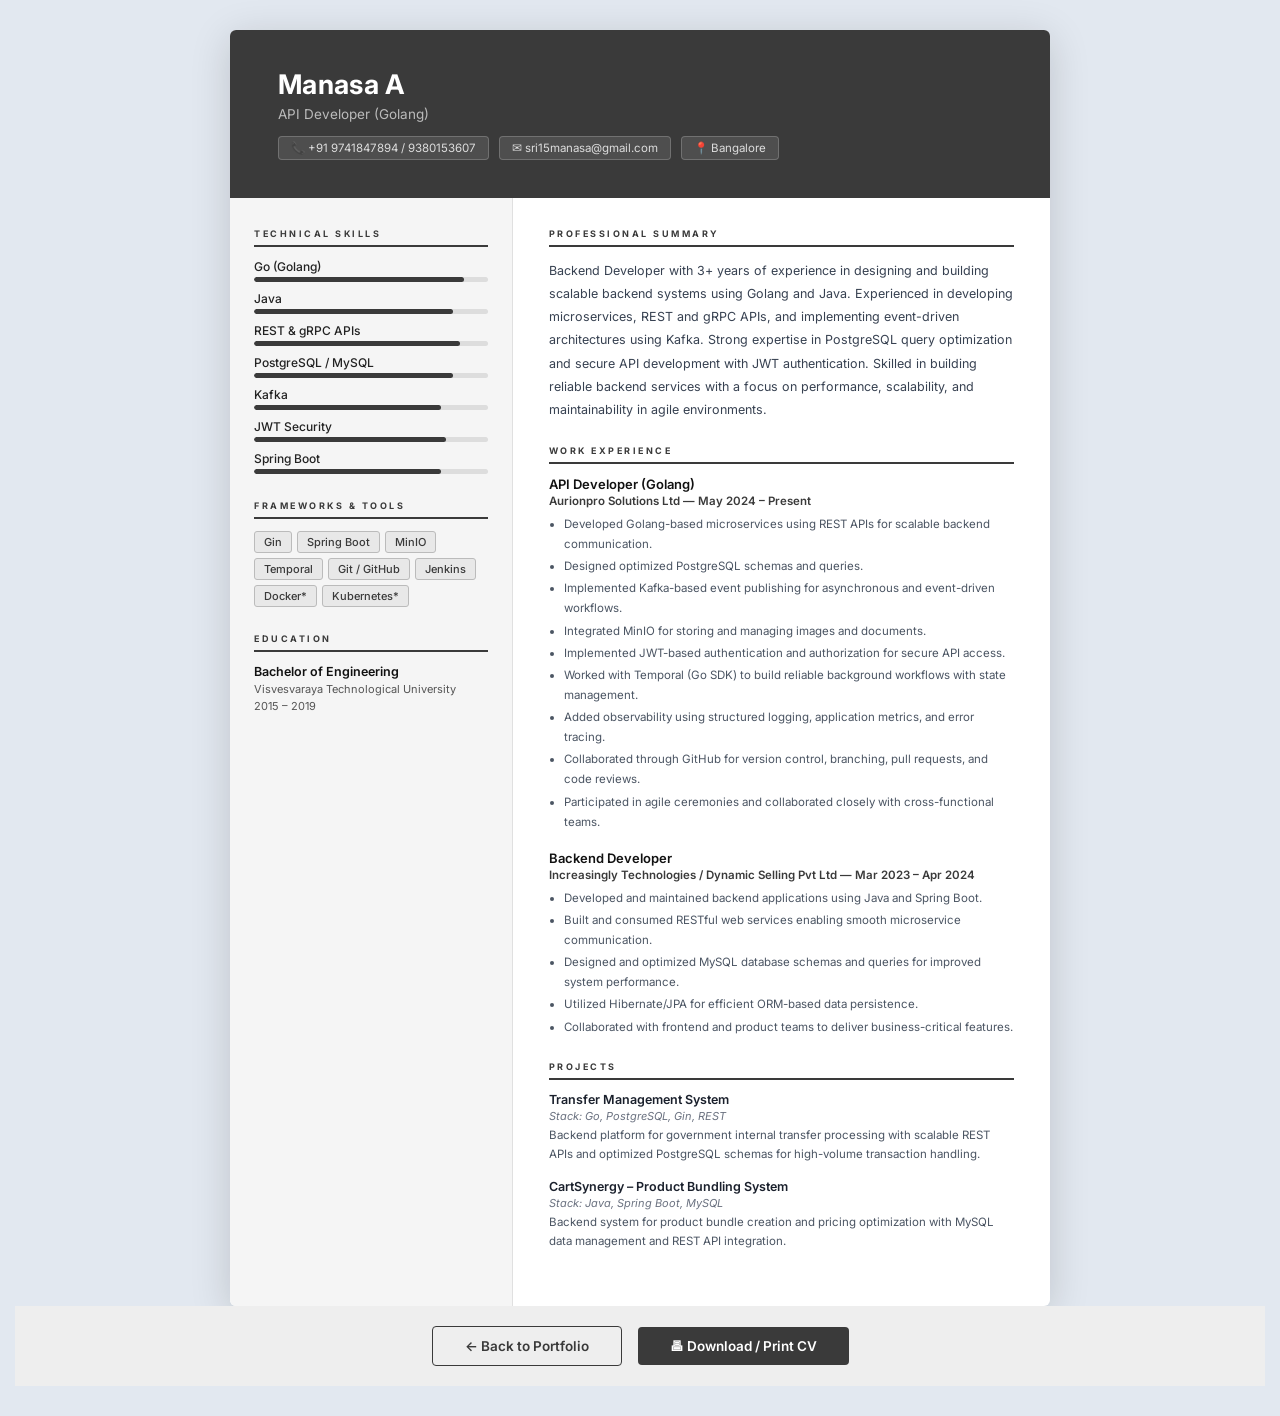
<file: cv-template-2.html>
<!DOCTYPE html>
<html lang="en">
<head>
  <meta charset="UTF-8"/>
  <meta name="viewport" content="width=device-width, initial-scale=1.0"/>
  <title>Manasa A - CV (Classic Professional)</title>
  <style>
    @import url('https://fonts.googleapis.com/css2?family=Inter:wght@300;400;500;600;700&display=swap');
    * { margin:0; padding:0; box-sizing:border-box; }
    body { font-family:'Inter',sans-serif; background:#e2e8f0; color:#1a202c; padding:30px 15px; }

    .cv-wrap { max-width:820px; margin:0 auto; background:#fff; border-radius:6px; overflow:hidden; box-shadow:0 8px 40px rgba(0,0,0,.16); }

    /* ---- Header ---- */
    .cv-hdr { background:#3a3a3a; color:#fff; padding:38px 48px; }
    .cv-hdr h1 { font-size:27px; font-weight:700; letter-spacing:.3px; }
    .cv-hdr .role { font-size:13.5px; color:#bbbbbb; margin-top:5px; font-weight:400; }
    .cv-hdr .contacts { margin-top:14px; display:flex; flex-wrap:wrap; gap:10px; }
    .cv-hdr .contacts span { font-size:11.5px; background:rgba(255,255,255,.1); border:1px solid rgba(255,255,255,.2); padding:4px 12px; border-radius:4px; color:#dddddd; display:flex; align-items:center; gap:5px; }

    /* ---- Body ---- */
    .cv-body { display:grid; grid-template-columns:1fr 1.9fr; }

    /* ---- Sidebar ---- */
    .cv-side { background:#f5f5f5; padding:30px 24px; border-right:1px solid #e0e0e0; }
    .side-sec { margin-bottom:26px; }
    .side-sec h3 { font-size:9px; letter-spacing:2.5px; text-transform:uppercase; color:#3a3a3a; margin-bottom:12px; padding-bottom:6px; border-bottom:2px solid #3a3a3a; font-weight:700; }
    .sk-block { margin-bottom:9px; }
    .sk-block span { font-size:12px; display:block; margin-bottom:3px; color:#222; font-weight:500; }
    .sk-bar { width:100%; height:5px; background:#ddd; border-radius:3px; overflow:hidden; }
    .sk-fill { height:100%; border-radius:3px; background:#3a3a3a; }
    .tag-wrap { display:flex; flex-wrap:wrap; gap:5px; }
    .ttag { background:#e8e8e8; color:#3a3a3a; border:1px solid #bbb; font-size:11px; padding:3px 9px; border-radius:3px; font-weight:500; }
    .edu-it h4 { font-size:12.5px; font-weight:600; color:#111; }
    .edu-it .sub { font-size:11px; color:#555; margin-top:2px; line-height:1.55; }

    /* ---- Main ---- */
    .cv-main { padding:30px 36px; }
    .ms { margin-bottom:24px; }
    .ms h3 { font-size:9px; letter-spacing:2.5px; text-transform:uppercase; color:#3a3a3a; margin-bottom:12px; padding-bottom:6px; border-bottom:2px solid #3a3a3a; font-weight:700; }
    .summary { font-size:12.5px; color:#374151; line-height:1.85; }
    .exp-it { margin-bottom:18px; }
    .exp-it h4 { font-size:13px; font-weight:600; color:#111; }
    .exp-it .co { font-size:11.5px; color:#3a3a3a; font-weight:600; margin:2px 0 6px; }
    .exp-it ul { padding-left:15px; }
    .exp-it ul li { font-size:11.5px; color:#4b5563; line-height:1.75; margin-bottom:2px; }
    .exp-it p { font-size:11.5px; color:#4b5563; line-height:1.75; margin-top:4px; }
    .proj-it { margin-bottom:14px; }
    .proj-it h4 { font-size:12.5px; font-weight:600; color:#1a202c; }
    .proj-it .stk { font-size:11px; color:#6b7280; font-style:italic; margin:2px 0 3px; }
    .proj-it p { font-size:11.5px; color:#4b5563; line-height:1.7; }

    /* ---- Buttons ---- */
    .btns { text-align:center; padding:20px; background:#eeeeee; }
    .pbtn { background:#3a3a3a; color:#fff; border:none; padding:11px 32px; border-radius:4px; font-size:13.5px; font-family:'Inter',sans-serif; font-weight:600; cursor:pointer; transition:background .2s; }
    .pbtn:hover { background:#555; }
    .pbtn.back { background:transparent; color:#3a3a3a; border:1.5px solid #3a3a3a; margin-right:12px; }
    .pbtn.back:hover { background:#3a3a3a; color:#fff; }
    @media print { body{background:#fff;padding:0;} .cv-wrap{box-shadow:none;border-radius:0;} .btns{display:none;} }
  </style>
</head>
<body>

<div class="cv-wrap">

  <!-- HEADER -->
  <div class="cv-hdr">
    <h1 id="cv2-name">Manasa A</h1>
    <div class="role" id="cv2-role">API Developer (Golang)</div>
    <div class="contacts" id="cv2-contacts">
      <span>&#128222; +91 9741847894 / 9380153607</span>
      <span>&#9993; sri15manasa@gmail.com</span>
      <span>&#128205; Bangalore</span>
    </div>
  </div>

  <!-- BODY -->
  <div class="cv-body">

    <!-- SIDEBAR -->
    <div class="cv-side">

      <div class="side-sec">
        <h3>Technical Skills</h3>
        <div id="cv2-skills">
          <div class="sk-block"><span>Go (Golang)</span><div class="sk-bar"><div class="sk-fill" style="width:90%"></div></div></div>
          <div class="sk-block"><span>Java</span><div class="sk-bar"><div class="sk-fill" style="width:85%"></div></div></div>
          <div class="sk-block"><span>REST &amp; gRPC APIs</span><div class="sk-bar"><div class="sk-fill" style="width:88%"></div></div></div>
          <div class="sk-block"><span>PostgreSQL / MySQL</span><div class="sk-bar"><div class="sk-fill" style="width:85%"></div></div></div>
          <div class="sk-block"><span>Kafka</span><div class="sk-bar"><div class="sk-fill" style="width:80%"></div></div></div>
          <div class="sk-block"><span>JWT Security</span><div class="sk-bar"><div class="sk-fill" style="width:82%"></div></div></div>
          <div class="sk-block"><span>Spring Boot</span><div class="sk-bar"><div class="sk-fill" style="width:80%"></div></div></div>
        </div>
      </div>

      <div class="side-sec">
        <h3>Frameworks &amp; Tools</h3>
        <div class="tag-wrap" id="cv2-tags">
          <span class="ttag">Gin</span><span class="ttag">Spring Boot</span><span class="ttag">MinIO</span>
          <span class="ttag">Temporal</span><span class="ttag">Git / GitHub</span>
          <span class="ttag">Jenkins</span><span class="ttag">Docker*</span><span class="ttag">Kubernetes*</span>
        </div>
      </div>

      <div class="side-sec">
        <h3>Education</h3>
        <div id="cv2-education">
          <div class="edu-it">
            <h4>Bachelor of Engineering</h4>
            <div class="sub">Visvesvaraya Technological University<br/>2015 &ndash; 2019</div>
          </div>
        </div>
      </div>

    </div>

    <!-- MAIN -->
    <div class="cv-main">

      <div class="ms">
        <h3>Professional Summary</h3>
        <p class="summary" id="cv2-summary">Backend Developer with 3+ years of experience in designing and building scalable backend systems using Golang and Java. Experienced in developing microservices, REST and gRPC APIs, and implementing event-driven architectures using Kafka. Strong expertise in PostgreSQL query optimization and secure API development with JWT authentication. Skilled in building reliable backend services with a focus on performance, scalability, and maintainability in agile environments.</p>
      </div>

      <div class="ms">
        <h3>Work Experience</h3>
        <div id="cv2-experience">
          <div class="exp-it">
            <h4>API Developer (Golang)</h4>
            <div class="co">Aurionpro Solutions Ltd &mdash; May 2024 &ndash; Present</div>
            <ul>
              <li>Developed Golang-based microservices using REST APIs for scalable backend communication.</li>
              <li>Designed optimized PostgreSQL schemas and queries.</li>
              <li>Implemented Kafka-based event publishing for asynchronous and event-driven workflows.</li>
              <li>Integrated MinIO for storing and managing images and documents.</li>
              <li>Implemented JWT-based authentication and authorization for secure API access.</li>
              <li>Worked with Temporal (Go SDK) to build reliable background workflows with state management.</li>
              <li>Added observability using structured logging, application metrics, and error tracing.</li>
              <li>Collaborated through GitHub for version control, branching, pull requests, and code reviews.</li>
              <li>Participated in agile ceremonies and collaborated closely with cross-functional teams.</li>
            </ul>
          </div>
          <div class="exp-it">
            <h4>Backend Developer</h4>
            <div class="co">Increasingly Technologies / Dynamic Selling Pvt Ltd &mdash; Mar 2023 &ndash; Apr 2024</div>
            <ul>
              <li>Developed and maintained backend applications using Java and Spring Boot.</li>
              <li>Built and consumed RESTful web services enabling smooth microservice communication.</li>
              <li>Designed and optimized MySQL database schemas and queries for improved system performance.</li>
              <li>Utilized Hibernate/JPA for efficient ORM-based data persistence.</li>
              <li>Collaborated with frontend and product teams to deliver business-critical features.</li>
            </ul>
          </div>
        </div>
      </div>

      <div class="ms">
        <h3>Projects</h3>
        <div id="cv2-projects">
          <div class="proj-it">
            <h4>Transfer Management System</h4>
            <div class="stk">Stack: Go, PostgreSQL, Gin, REST</div>
            <p>Backend platform for government internal transfer processing with scalable REST APIs and optimized PostgreSQL schemas for high-volume transaction handling.</p>
          </div>
          <div class="proj-it">
            <h4>CartSynergy &ndash; Product Bundling System</h4>
            <div class="stk">Stack: Java, Spring Boot, MySQL</div>
            <p>Backend system for product bundle creation and pricing optimization with MySQL data management and REST API integration.</p>
          </div>
        </div>
      </div>

    </div>
  </div><!-- end cv-body -->
</div><!-- end cv-wrap -->

<div class="btns">
  <button class="pbtn back" onclick="window.location.href='index.html'">&#8592; Back to Portfolio</button>
  <button class="pbtn" onclick="window.print()">&#128438; Download / Print CV</button>
</div>

<!-- Sync from portfolio edits via localStorage -->
<script>
(function(){
  var raw = localStorage.getItem('portfolio_data');
  if(!raw) return;
  var d; try{ d = JSON.parse(raw); } catch(e){ return; }
  function esc(s){ var el = document.createElement('span'); el.textContent = String(s||''); return el.innerHTML; }

  if(d.name) document.getElementById('cv2-name').textContent = d.name;
  if(d.role) document.getElementById('cv2-role').textContent = d.role;

  var spans = document.querySelectorAll('.cv-hdr .contacts span');
  var icons = ['\uD83D\uDCDE ', '\u2709 ', '\uD83D\uDCCD '];
  var vals  = [d.phone, d.email, d.location];
  for(var i = 0; i < spans.length && i < icons.length; i++){
    if(vals[i]) spans[i].textContent = icons[i] + vals[i];
  }

  if(d.summary) document.getElementById('cv2-summary').textContent = d.summary;

  if(d.skills && d.skills.length){
    var el = document.getElementById('cv2-skills'); el.innerHTML = '';
    d.skills.forEach(function(sk){
      el.innerHTML += '<div class="sk-block"><span>' + esc(sk.name) + '</span><div class="sk-bar"><div class="sk-fill" style="width:' + (sk.pct||0) + '%"></div></div></div>';
    });
  }

  if(d.tags && d.tags.length){
    var tel = document.getElementById('cv2-tags'); tel.innerHTML = '';
    d.tags.forEach(function(t){ tel.innerHTML += '<span class="ttag">' + esc(t) + '</span>'; });
  }

  if(d.education && d.education.length){
    var edel = document.getElementById('cv2-education'); if(edel){ edel.innerHTML = '';
      d.education.forEach(function(edu){
        edel.innerHTML += '<div class="edu-it"><h4>' + esc(edu.title) + '</h4><div class="sub">' + esc(edu.institution) + '<br/>' + esc(edu.year) + '</div></div>';
      });
    }
  }

  if(d.experience && d.experience.length){
    var eel = document.getElementById('cv2-experience'); eel.innerHTML = '';
    d.experience.forEach(function(exp){
      eel.innerHTML += '<div class="exp-it"><h4>' + esc(exp.title) + '</h4><div class="co">' + esc(exp.company) + ' &mdash; ' + esc(exp.year) + '</div><p>' + esc(exp.desc) + '</p></div>';
    });
  }

  if(d.projects && d.projects.length){
    var pel = document.getElementById('cv2-projects'); pel.innerHTML = '';
    d.projects.forEach(function(proj){
      var stk = (proj.tags && proj.tags.length) ? proj.tags.map(esc).join(', ') : '';
      pel.innerHTML += '<div class="proj-it"><h4>' + esc(proj.title) + '</h4>' + (stk ? '<div class="stk">Stack: ' + stk + '</div>' : '') + '<p>' + esc(proj.desc) + '</p></div>';
    });
  }
})();
</script>

</body>
</html>
</file>
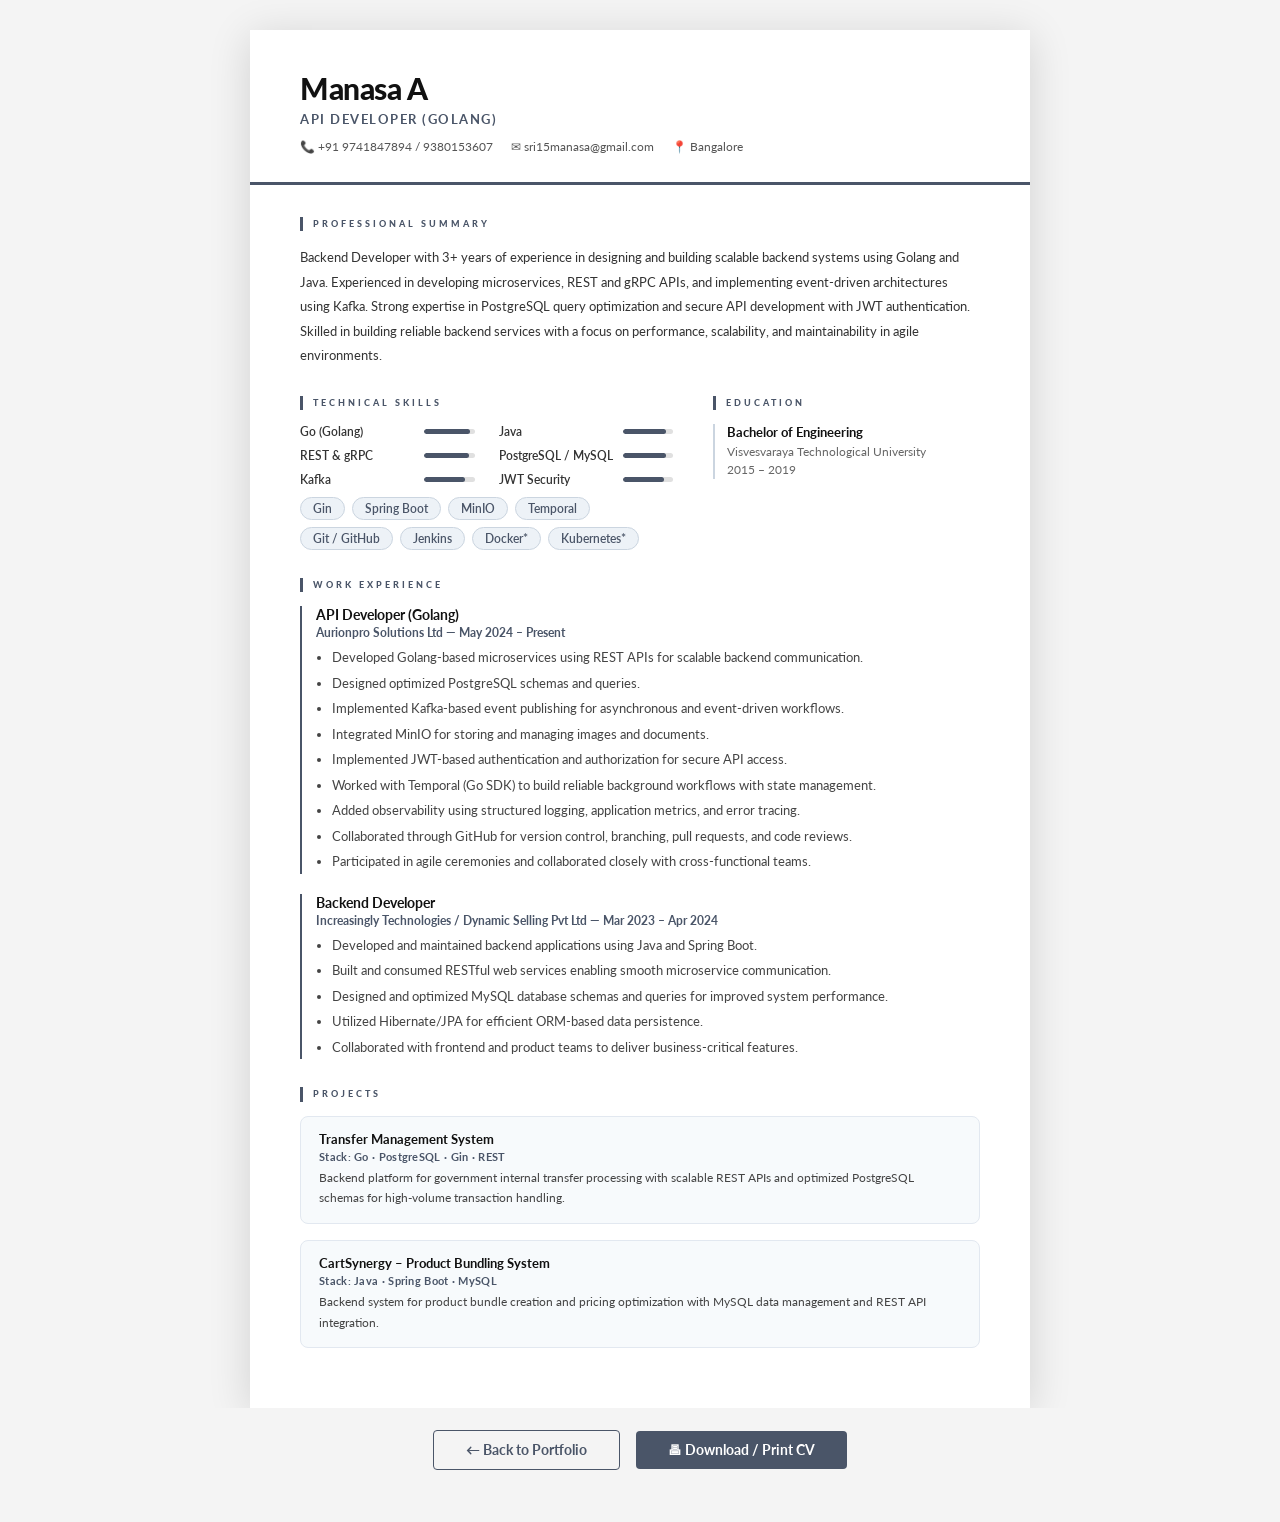
<file: cv-template-3.html>
<!DOCTYPE html>
<html lang="en">
<head>
  <meta charset="UTF-8"/>
  <meta name="viewport" content="width=device-width, initial-scale=1.0"/>
  <title>Manasa A - CV (Modern Minimal)</title>
  <style>
    @import url('https://fonts.googleapis.com/css2?family=Lato:wght@300;400;700;900&display=swap');
    * { margin:0; padding:0; box-sizing:border-box; }
    body { font-family:'Lato',sans-serif; background:#f4f4f4; color:#222; padding:30px 15px; }

    .cv-wrap { max-width:780px; margin:0 auto; background:#fff; box-shadow:0 6px 40px rgba(0,0,0,.14); }

    /* ---- Header ---- */
    .cv-hdr { padding:40px 50px 28px; border-bottom:3px solid #4a5568; }
    .cv-hdr h1 { font-size:30px; font-weight:900; color:#111; letter-spacing:-.5px; }
    .cv-hdr .role { font-size:13px; color:#4a5568; font-weight:700; letter-spacing:1.5px; text-transform:uppercase; margin-top:5px; }
    .cv-hdr .contacts { display:flex; flex-wrap:wrap; gap:18px; margin-top:12px; }
    .cv-hdr .contacts span { font-size:12px; color:#555; display:flex; align-items:center; gap:5px; }

    /* ---- Body ---- */
    .cv-body { padding:32px 50px; }

    /* ---- Section ---- */
    .sec { margin-bottom:28px; }
    .sec h3 { font-size:9px; letter-spacing:3px; text-transform:uppercase; color:#4a5568; font-weight:900; padding:0 0 0 10px; border-left:3px solid #4a5568; margin-bottom:14px; line-height:1.6; }
    .summary-txt { font-size:13px; color:#333; line-height:1.88; }

    /* ---- Skills ---- */
    .two-col { display:grid; grid-template-columns:1.4fr 1fr; gap:40px; }
    @media(max-width:580px){ .two-col{ grid-template-columns:1fr; } .skills-grid{ grid-template-columns:1fr !important; } }
    .skills-grid { display:grid; grid-template-columns:1fr 1fr; gap:9px 24px; }
    .sk-row { display:flex; align-items:center; gap:10px; }
    .sk-row .sk-lbl { font-size:12px; color:#333; font-weight:600; width:114px; flex-shrink:0; }
    .sk-bar { flex:1; height:5px; background:#e0e0e0; border-radius:3px; overflow:hidden; }
    .sk-fill { height:100%; border-radius:3px; background:#4a5568; }

    /* ---- Tags ---- */
    .tag-row { display:flex; flex-wrap:wrap; gap:7px; margin-top:10px; }
    .ttag { background:#edf2f7; color:#4a5568; border:1px solid #cbd5e0; font-size:11.5px; padding:4px 12px; border-radius:20px; font-weight:600; }

    /* ---- Education ---- */
    .edu-it { padding-left:12px; border-left:2px solid #cbd5e0; }
    .edu-it h4 { font-size:13px; font-weight:700; color:#111; }
    .edu-it .sub { font-size:11.5px; color:#666; margin-top:3px; line-height:1.55; }

    /* ---- Experience ---- */
    .exp-it { margin-bottom:20px; padding-left:14px; border-left:2px solid #4a5568; }
    .exp-it h4 { font-size:14px; font-weight:700; color:#111; }
    .exp-it .co { font-size:12px; color:#4a5568; font-weight:700; margin:2px 0 7px; }
    .exp-it ul { padding-left:16px; }
    .exp-it ul li { font-size:12.5px; color:#444; line-height:1.8; margin-bottom:3px; }
    .exp-it p { font-size:12.5px; color:#444; line-height:1.8; margin-top:4px; }

    /* ---- Projects ---- */
    .proj-it { margin-bottom:16px; padding:14px 18px; background:#f7fafc; border:1px solid #e2e8f0; border-radius:8px; }
    .proj-it h4 { font-size:13px; font-weight:700; color:#111; }
    .proj-it .stk { font-size:11px; color:#4a5568; font-weight:700; margin:3px 0 5px; letter-spacing:.3px; }
    .proj-it p { font-size:12px; color:#444; line-height:1.72; }

    /* ---- Buttons ---- */
    .btns { text-align:center; padding:22px; background:#f4f4f4; }
    .pbtn { background:#4a5568; color:#fff; border:none; padding:11px 32px; border-radius:4px; font-size:13.5px; font-family:'Lato',sans-serif; font-weight:700; cursor:pointer; transition:background .2s; }
    .pbtn:hover { background:#2d3748; }
    .pbtn.back { background:transparent; color:#4a5568; border:1.5px solid #4a5568; margin-right:12px; }
    .pbtn.back:hover { background:#4a5568; color:#fff; }
    @media print { body{background:#fff;padding:0;} .cv-wrap{box-shadow:none;} .btns{display:none;} }
  </style>
</head>
<body>

<div class="cv-wrap">

  <!-- HEADER -->
  <div class="cv-hdr">
    <h1 id="cv3-name">Manasa A</h1>
    <div class="role" id="cv3-role">API Developer (Golang)</div>
    <div class="contacts" id="cv3-contacts">
      <span>&#128222; +91 9741847894 / 9380153607</span>
      <span>&#9993; sri15manasa@gmail.com</span>
      <span>&#128205; Bangalore</span>
    </div>
  </div>

  <!-- BODY -->
  <div class="cv-body">

    <div class="sec">
      <h3>Professional Summary</h3>
      <p class="summary-txt" id="cv3-summary">Backend Developer with 3+ years of experience in designing and building scalable backend systems using Golang and Java. Experienced in developing microservices, REST and gRPC APIs, and implementing event-driven architectures using Kafka. Strong expertise in PostgreSQL query optimization and secure API development with JWT authentication. Skilled in building reliable backend services with a focus on performance, scalability, and maintainability in agile environments.</p>
    </div>

    <!-- Skills + Education side by side -->
    <div class="two-col">
      <div>
        <div class="sec">
          <h3>Technical Skills</h3>
          <div class="skills-grid" id="cv3-skills">
            <div class="sk-row"><span class="sk-lbl">Go (Golang)</span><div class="sk-bar"><div class="sk-fill" style="width:90%"></div></div></div>
            <div class="sk-row"><span class="sk-lbl">Java</span><div class="sk-bar"><div class="sk-fill" style="width:85%"></div></div></div>
            <div class="sk-row"><span class="sk-lbl">REST &amp; gRPC</span><div class="sk-bar"><div class="sk-fill" style="width:88%"></div></div></div>
            <div class="sk-row"><span class="sk-lbl">PostgreSQL / MySQL</span><div class="sk-bar"><div class="sk-fill" style="width:85%"></div></div></div>
            <div class="sk-row"><span class="sk-lbl">Kafka</span><div class="sk-bar"><div class="sk-fill" style="width:80%"></div></div></div>
            <div class="sk-row"><span class="sk-lbl">JWT Security</span><div class="sk-bar"><div class="sk-fill" style="width:82%"></div></div></div>
          </div>
          <div class="tag-row" id="cv3-tags">
            <span class="ttag">Gin</span><span class="ttag">Spring Boot</span><span class="ttag">MinIO</span>
            <span class="ttag">Temporal</span><span class="ttag">Git / GitHub</span>
            <span class="ttag">Jenkins</span><span class="ttag">Docker*</span><span class="ttag">Kubernetes*</span>
          </div>
        </div>
      </div>
      <div>
        <div class="sec">
          <h3>Education</h3>
          <div id="cv3-education">
            <div class="edu-it">
              <h4>Bachelor of Engineering</h4>
              <div class="sub">Visvesvaraya Technological University<br/>2015 &ndash; 2019</div>
            </div>
          </div>
        </div>
      </div>
    </div>

    <div class="sec">
      <h3>Work Experience</h3>
      <div id="cv3-experience">
        <div class="exp-it">
          <h4>API Developer (Golang)</h4>
          <div class="co">Aurionpro Solutions Ltd &mdash; May 2024 &ndash; Present</div>
          <ul>
            <li>Developed Golang-based microservices using REST APIs for scalable backend communication.</li>
            <li>Designed optimized PostgreSQL schemas and queries.</li>
            <li>Implemented Kafka-based event publishing for asynchronous and event-driven workflows.</li>
            <li>Integrated MinIO for storing and managing images and documents.</li>
            <li>Implemented JWT-based authentication and authorization for secure API access.</li>
            <li>Worked with Temporal (Go SDK) to build reliable background workflows with state management.</li>
            <li>Added observability using structured logging, application metrics, and error tracing.</li>
            <li>Collaborated through GitHub for version control, branching, pull requests, and code reviews.</li>
            <li>Participated in agile ceremonies and collaborated closely with cross-functional teams.</li>
          </ul>
        </div>
        <div class="exp-it">
          <h4>Backend Developer</h4>
          <div class="co">Increasingly Technologies / Dynamic Selling Pvt Ltd &mdash; Mar 2023 &ndash; Apr 2024</div>
          <ul>
            <li>Developed and maintained backend applications using Java and Spring Boot.</li>
            <li>Built and consumed RESTful web services enabling smooth microservice communication.</li>
            <li>Designed and optimized MySQL database schemas and queries for improved system performance.</li>
            <li>Utilized Hibernate/JPA for efficient ORM-based data persistence.</li>
            <li>Collaborated with frontend and product teams to deliver business-critical features.</li>
          </ul>
        </div>
      </div>
    </div>

    <div class="sec">
      <h3>Projects</h3>
      <div id="cv3-projects">
        <div class="proj-it">
          <h4>Transfer Management System</h4>
          <div class="stk">Stack: Go &middot; PostgreSQL &middot; Gin &middot; REST</div>
          <p>Backend platform for government internal transfer processing with scalable REST APIs and optimized PostgreSQL schemas for high-volume transaction handling.</p>
        </div>
        <div class="proj-it">
          <h4>CartSynergy &ndash; Product Bundling System</h4>
          <div class="stk">Stack: Java &middot; Spring Boot &middot; MySQL</div>
          <p>Backend system for product bundle creation and pricing optimization with MySQL data management and REST API integration.</p>
        </div>
      </div>
    </div>

  </div><!-- end cv-body -->
</div><!-- end cv-wrap -->

<div class="btns">
  <button class="pbtn back" onclick="window.location.href='index.html'">&#8592; Back to Portfolio</button>
  <button class="pbtn" onclick="window.print()">&#128438; Download / Print CV</button>
</div>

<!-- Sync from portfolio edits via localStorage -->
<script>
(function(){
  var raw = localStorage.getItem('portfolio_data');
  if(!raw) return;
  var d; try{ d = JSON.parse(raw); } catch(e){ return; }
  function esc(s){ var el = document.createElement('span'); el.textContent = String(s||''); return el.innerHTML; }

  if(d.name) document.getElementById('cv3-name').textContent = d.name;
  if(d.role) document.getElementById('cv3-role').textContent = d.role;

  var spans = document.querySelectorAll('.cv-hdr .contacts span');
  var icons = ['\uD83D\uDCDE ', '\u2709 ', '\uD83D\uDCCD '];
  var vals  = [d.phone, d.email, d.location];
  for(var i = 0; i < spans.length && i < icons.length; i++){
    if(vals[i]) spans[i].textContent = icons[i] + vals[i];
  }

  if(d.summary) document.getElementById('cv3-summary').textContent = d.summary;

  if(d.skills && d.skills.length){
    var el = document.getElementById('cv3-skills'); el.innerHTML = '';
    d.skills.forEach(function(sk){
      el.innerHTML += '<div class="sk-row"><span class="sk-lbl">' + esc(sk.name) + '</span><div class="sk-bar"><div class="sk-fill" style="width:' + (sk.pct||0) + '%"></div></div></div>';
    });
  }

  if(d.tags && d.tags.length){
    var tel = document.getElementById('cv3-tags'); tel.innerHTML = '';
    d.tags.forEach(function(t){ tel.innerHTML += '<span class="ttag">' + esc(t) + '</span>'; });
  }

  if(d.education && d.education.length){
    var edel = document.getElementById('cv3-education'); if(edel){ edel.innerHTML = '';
      d.education.forEach(function(edu){
        edel.innerHTML += '<div class="edu-it"><h4>' + esc(edu.title) + '</h4><div class="sub">' + esc(edu.institution) + '<br/>' + esc(edu.year) + '</div></div>';
      });
    }
  }

  if(d.experience && d.experience.length){
    var eel = document.getElementById('cv3-experience'); eel.innerHTML = '';
    d.experience.forEach(function(exp){
      eel.innerHTML += '<div class="exp-it"><h4>' + esc(exp.title) + '</h4><div class="co">' + esc(exp.company) + ' &mdash; ' + esc(exp.year) + '</div><p>' + esc(exp.desc) + '</p></div>';
    });
  }

  if(d.projects && d.projects.length){
    var pel = document.getElementById('cv3-projects'); pel.innerHTML = '';
    d.projects.forEach(function(proj){
      var stk = (proj.tags && proj.tags.length) ? proj.tags.map(esc).join(' &middot; ') : '';
      pel.innerHTML += '<div class="proj-it"><h4>' + esc(proj.title) + '</h4>' + (stk ? '<div class="stk">Stack: ' + stk + '</div>' : '') + '<p>' + esc(proj.desc) + '</p></div>';
    });
  }
})();
</script>

</body>
</html>
</file>
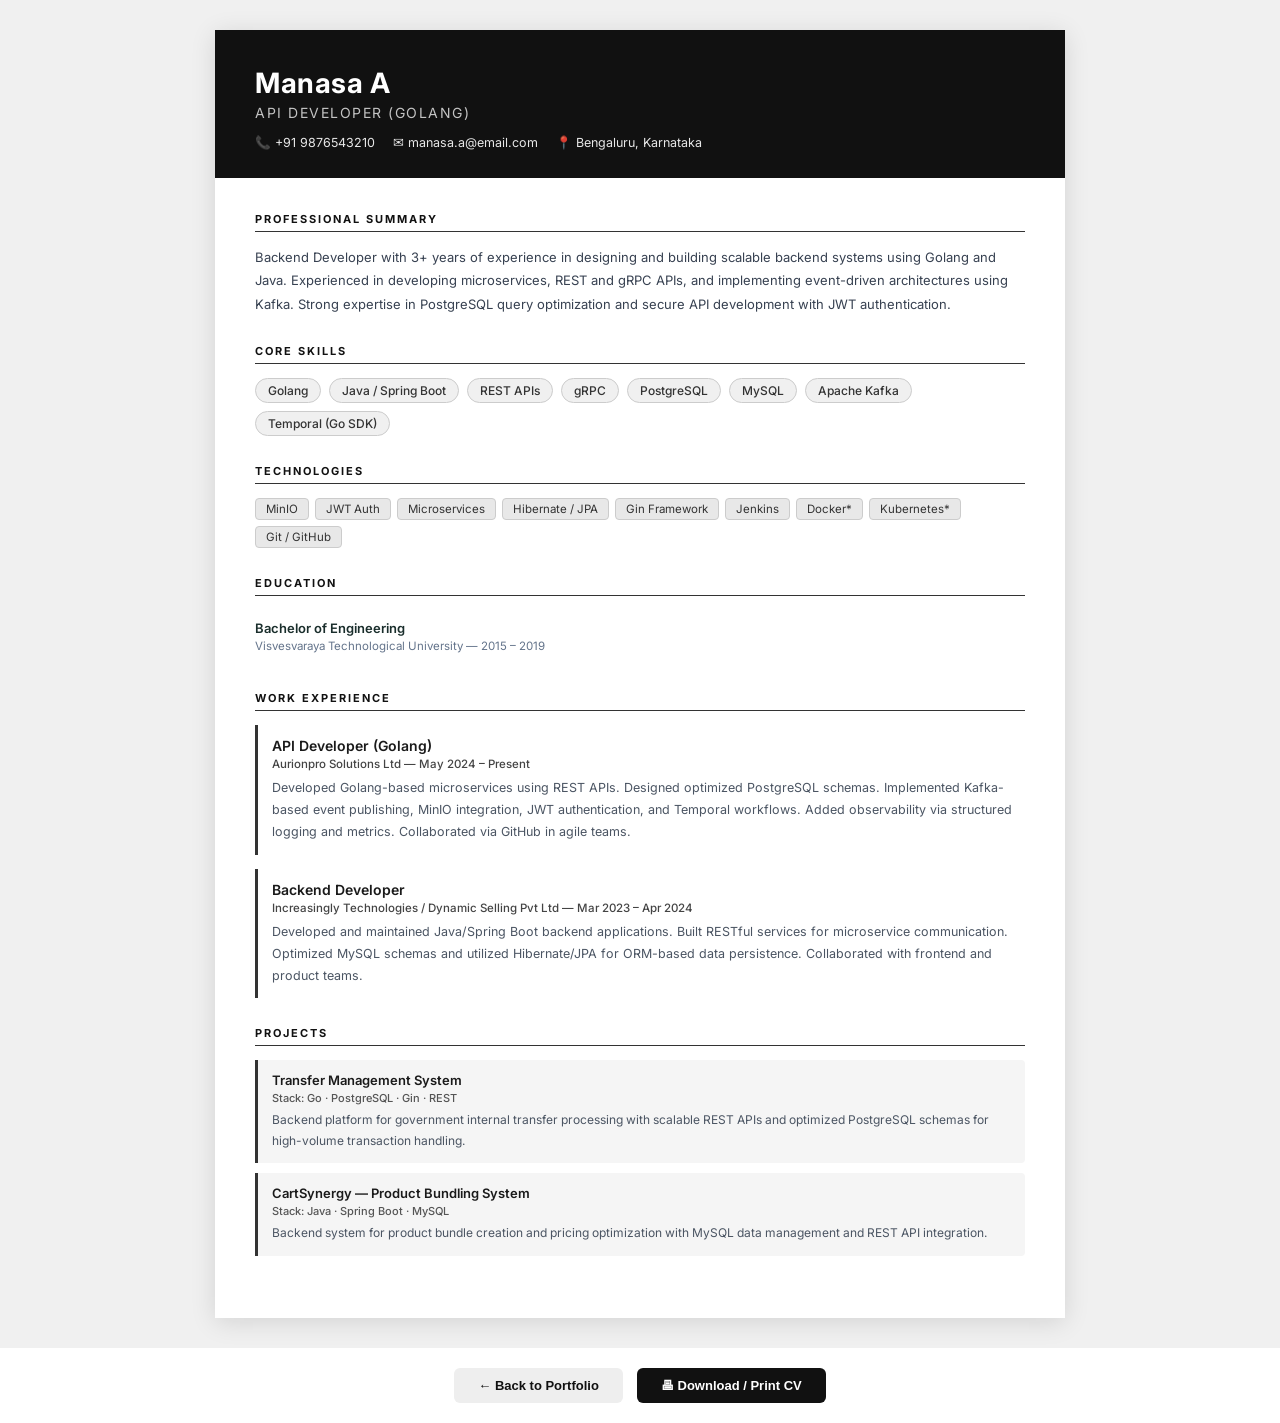
<file: cv-template-4.html>
<!DOCTYPE html>
<html lang="en">
<head>
<meta charset="UTF-8"/>
<meta name="viewport" content="width=device-width,initial-scale=1.0"/>
<title>CV — Executive Teal</title>
<link href="https://fonts.googleapis.com/css2?family=Inter:wght@300;400;500;600;700&display=swap" rel="stylesheet"/>
<style>
  *, *::before, *::after { box-sizing: border-box; margin: 0; padding: 0; }
  body { font-family: 'Inter', sans-serif; background: #f0f0f0; color: #1a1a1a; }

  .cv-wrap { max-width: 850px; margin: 30px auto; background: #fff; box-shadow: 0 4px 24px rgba(0,0,0,.12); }

  /* Header */
  .cv-hdr { background: #111; color: #fff; padding: 36px 40px 28px; }
  .cv-hdr h1 { font-size: 28px; font-weight: 700; letter-spacing: .5px; }
  .cv-hdr .role { font-size: 14px; font-weight: 400; letter-spacing: 1.5px; text-transform: uppercase; margin-top: 4px; opacity: .75; }
  .cv-contacts { display: flex; flex-wrap: wrap; gap: 18px; margin-top: 14px; }
  .cv-contacts span { font-size: 12.5px; opacity: .9; }

  /* Body */
  .cv-body { padding: 34px 40px; }

  .sec { margin-bottom: 28px; }
  .sec h2 {
    font-size: 11px; font-weight: 700; letter-spacing: 2px; text-transform: uppercase;
    color: #111; border-bottom: 1.5px solid #333; padding-bottom: 5px; margin-bottom: 14px;
  }

  /* Summary */
  .summary-text { font-size: 13px; line-height: 1.8; color: #374151; }

  /* Skills as chips */
  .skill-chips { display: flex; flex-wrap: wrap; gap: 8px; }
  .chip {
    background: #f0f0f0; border: 1px solid #ccc; color: #333;
    padding: 4px 12px; border-radius: 20px; font-size: 12px; font-weight: 500;
  }

  /* Tech Tags */
  .tag-chips { display: flex; flex-wrap: wrap; gap: 6px; }
  .ttag {
    background: #e8e8e8; border: 1px solid #ccc; color: #333;
    padding: 3px 10px; border-radius: 4px; font-size: 11.5px;
  }

  /* Education items */
  .edu-it { padding: 10px 0; border-bottom: 1px solid #f0fdfa; }
  .edu-it:last-child { border-bottom: none; }
  .edu-it h4 { font-size: 13px; font-weight: 600; color: #1a2e2c; }
  .edu-it .sub { font-size: 11.5px; color: #64748b; margin-top: 3px; }

  /* Experience items */
  .exp-it { padding: 12px 0 12px 14px; border-left: 3px solid #333; margin-bottom: 14px; }
  .exp-it:last-child { margin-bottom: 0; }
  .exp-it h4 { font-size: 14px; font-weight: 600; }
  .exp-it .co { font-size: 11.5px; color: #444; font-weight: 500; margin-top: 3px; }
  .exp-it p { font-size: 12.5px; color: #4b5563; line-height: 1.75; margin-top: 6px; }

  /* Projects */
  .proj-it { background: #f5f5f5; border-left: 3px solid #333; padding: 12px 14px; margin-bottom: 10px; border-radius: 0 4px 4px 0; }
  .proj-it:last-child { margin-bottom: 0; }
  .proj-it h4 { font-size: 13px; font-weight: 600; }
  .proj-it .stk { font-size: 11px; color: #555; margin-top: 3px; font-weight: 500; }
  .proj-it p { font-size: 12px; color: #4b5563; line-height: 1.7; margin-top: 5px; }

  /* Print */
  .print-btn-wrap {
    text-align: center; padding: 20px; display: flex; justify-content: center; gap: 14px;
    background: #fff;
  }
  .print-btn {
    padding: 10px 24px; border: none; border-radius: 6px; cursor: pointer;
    font-size: 13px; font-weight: 600;
    background: #111; color: #fff;
  }
  .back-btn { background: #eee; color: #111; }
  @media print {
    .print-btn-wrap { display: none; }
    body { background: #fff; }
    .cv-wrap { box-shadow: none; margin: 0; }
  }
</style>
</head>
<body>

<div class="cv-wrap">
  <div class="cv-hdr">
    <h1 id="cv4-name">Manasa A</h1>
    <div class="role" id="cv4-role">API Developer (Golang)</div>
    <div class="cv-contacts" id="cv4-contacts">
      <span>📞 +91 9876543210</span>
      <span>✉ manasa.a@email.com</span>
      <span>📍 Bengaluru, Karnataka</span>
    </div>
  </div>

  <div class="cv-body">

    <div class="sec">
      <h2>Professional Summary</h2>
      <p class="summary-text" id="cv4-summary">
        Backend Developer with 3+ years of experience in designing and building scalable backend systems using Golang and Java. Experienced in developing microservices, REST and gRPC APIs, and implementing event-driven architectures using Kafka. Strong expertise in PostgreSQL query optimization and secure API development with JWT authentication.
      </p>
    </div>

    <div class="sec">
      <h2>Core Skills</h2>
      <div class="skill-chips" id="cv4-skills">
        <span class="chip">Golang</span>
        <span class="chip">Java / Spring Boot</span>
        <span class="chip">REST APIs</span>
        <span class="chip">gRPC</span>
        <span class="chip">PostgreSQL</span>
        <span class="chip">MySQL</span>
        <span class="chip">Apache Kafka</span>
        <span class="chip">Temporal (Go SDK)</span>
      </div>
    </div>

    <div class="sec">
      <h2>Technologies</h2>
      <div class="tag-chips" id="cv4-tags">
        <span class="ttag">MinIO</span><span class="ttag">JWT Auth</span><span class="ttag">Microservices</span>
        <span class="ttag">Hibernate / JPA</span><span class="ttag">Gin Framework</span>
        <span class="ttag">Jenkins</span><span class="ttag">Docker*</span><span class="ttag">Kubernetes*</span><span class="ttag">Git / GitHub</span>
      </div>
    </div>

    <div class="sec">
      <h2>Education</h2>
      <div id="cv4-education">
        <div class="edu-it">
          <h4>Bachelor of Engineering</h4>
          <div class="sub">Visvesvaraya Technological University &mdash; 2015 &ndash; 2019</div>
        </div>
      </div>
    </div>

    <div class="sec">
      <h2>Work Experience</h2>
      <div id="cv4-experience">
        <div class="exp-it">
          <h4>API Developer (Golang)</h4>
          <div class="co">Aurionpro Solutions Ltd &mdash; May 2024 &ndash; Present</div>
          <p>Developed Golang-based microservices using REST APIs. Designed optimized PostgreSQL schemas. Implemented Kafka-based event publishing, MinIO integration, JWT authentication, and Temporal workflows. Added observability via structured logging and metrics. Collaborated via GitHub in agile teams.</p>
        </div>
        <div class="exp-it">
          <h4>Backend Developer</h4>
          <div class="co">Increasingly Technologies / Dynamic Selling Pvt Ltd &mdash; Mar 2023 &ndash; Apr 2024</div>
          <p>Developed and maintained Java/Spring Boot backend applications. Built RESTful services for microservice communication. Optimized MySQL schemas and utilized Hibernate/JPA for ORM-based data persistence. Collaborated with frontend and product teams.</p>
        </div>
      </div>
    </div>

    <div class="sec">
      <h2>Projects</h2>
      <div id="cv4-projects">
        <div class="proj-it">
          <h4>Transfer Management System</h4>
          <div class="stk">Stack: Go · PostgreSQL · Gin · REST</div>
          <p>Backend platform for government internal transfer processing with scalable REST APIs and optimized PostgreSQL schemas for high-volume transaction handling.</p>
        </div>
        <div class="proj-it">
          <h4>CartSynergy — Product Bundling System</h4>
          <div class="stk">Stack: Java · Spring Boot · MySQL</div>
          <p>Backend system for product bundle creation and pricing optimization with MySQL data management and REST API integration.</p>
        </div>
      </div>
    </div>

  </div><!-- end cv-body -->
</div><!-- end cv-wrap -->

<div class="print-btn-wrap">
  <button class="print-btn back-btn" onclick="window.location.href='index.html'">&#8592; Back to Portfolio</button>
  <button class="print-btn" onclick="window.print()">&#128438; Download / Print CV</button>
</div>

<script>
(function(){
  var raw = localStorage.getItem('portfolio_data');
  if(!raw) return;
  var d; try{ d = JSON.parse(raw); } catch(e){ return; }

  function esc(s){
    var el = document.createElement('span');
    el.textContent = String(s || '');
    return el.innerHTML;
  }

  if(d.name) document.getElementById('cv4-name').textContent = d.name;
  if(d.role) document.getElementById('cv4-role').textContent = d.role;

  var spans = document.querySelectorAll('#cv4-contacts span');
  var icons = ['\uD83D\uDCDE ', '\u2709 ', '\uD83D\uDCCD '];
  var vals = [d.phone, d.email, d.location];
  for(var i = 0; i < spans.length && i < icons.length; i++){
    if(vals[i]) spans[i].textContent = icons[i] + vals[i];
  }

  if(d.summary) document.getElementById('cv4-summary').textContent = d.summary;

  if(d.skills && d.skills.length){
    var el = document.getElementById('cv4-skills'); el.innerHTML = '';
    d.skills.forEach(function(sk){
      el.innerHTML += '<span class="chip">' + esc(sk.name) + '</span>';
    });
  }

  if(d.tags && d.tags.length){
    var tel = document.getElementById('cv4-tags'); tel.innerHTML = '';
    d.tags.forEach(function(t){ tel.innerHTML += '<span class="ttag">' + esc(t) + '</span>'; });
  }

  if(d.education && d.education.length){
    var edel = document.getElementById('cv4-education'); edel.innerHTML = '';
    d.education.forEach(function(edu){
      edel.innerHTML += '<div class="edu-it"><h4>' + esc(edu.title) + '</h4><div class="sub">' + esc(edu.institution) + ' &mdash; ' + esc(edu.year) + '</div></div>';
    });
  }

  if(d.experience && d.experience.length){
    var eel = document.getElementById('cv4-experience'); eel.innerHTML = '';
    d.experience.forEach(function(exp){
      eel.innerHTML += '<div class="exp-it"><h4>' + esc(exp.title) + '</h4><div class="co">' + esc(exp.company) + ' &mdash; ' + esc(exp.year) + '</div><p>' + esc(exp.desc) + '</p></div>';
    });
  }

  if(d.projects && d.projects.length){
    var pel = document.getElementById('cv4-projects'); pel.innerHTML = '';
    d.projects.forEach(function(proj){
      var stk = (proj.tags && proj.tags.length) ? proj.tags.map(esc).join(' \u00B7 ') : '';
      pel.innerHTML += '<div class="proj-it"><h4>' + esc(proj.title) + '</h4>' + (stk ? '<div class="stk">Stack: ' + stk + '</div>' : '') + '<p>' + esc(proj.desc) + '</p></div>';
    });
  }
})();
</script>
</body>
</html>
</file>
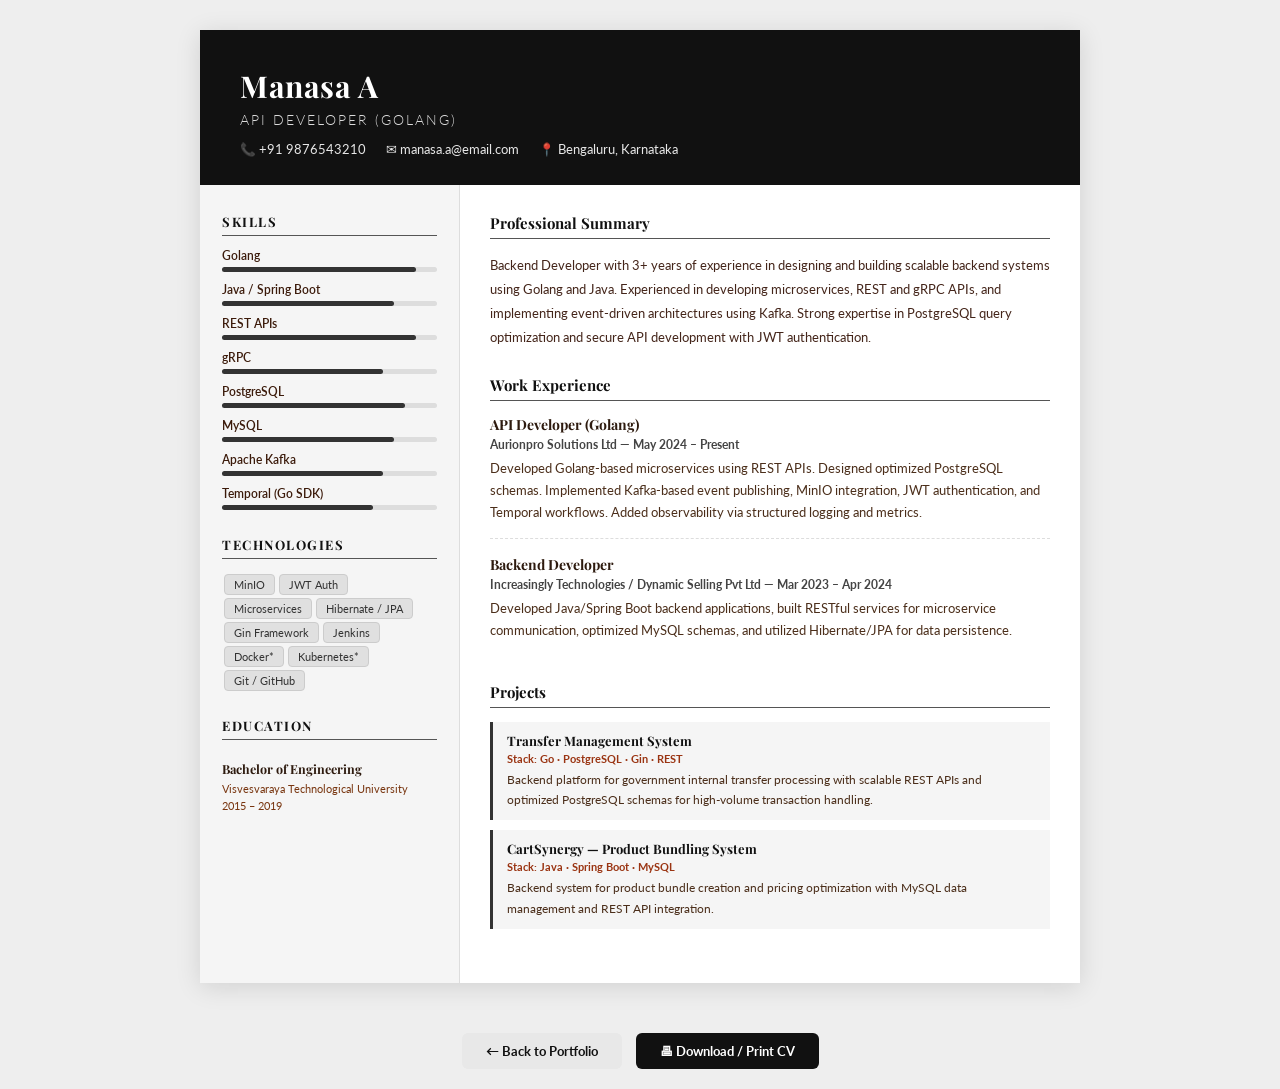
<file: cv-template-5.html>
<!DOCTYPE html>
<html lang="en">
<head>
<meta charset="UTF-8"/>
<meta name="viewport" content="width=device-width,initial-scale=1.0"/>
<title>CV — Elegant Warm</title>
<link href="https://fonts.googleapis.com/css2?family=Playfair+Display:wght@400;600;700&family=Lato:wght@300;400;700&display=swap" rel="stylesheet"/>
<style>
  *, *::before, *::after { box-sizing: border-box; margin: 0; padding: 0; }
  body { font-family: 'Lato', Georgia, serif; background: #eeeeee; color: #111; }

  .cv-wrap { max-width: 880px; margin: 30px auto; background: #ffffff; box-shadow: 0 4px 24px rgba(0,0,0,.12); display: flex; flex-direction: column; }

  /* Header */
  .cv-hdr { background: #111; color: #fff; padding: 36px 40px 28px; }
  .cv-hdr h1 { font-family: 'Playfair Display', Georgia, serif; font-size: 30px; font-weight: 700; letter-spacing: .5px; }
  .cv-hdr .role { font-family: 'Lato', sans-serif; font-size: 13.5px; font-weight: 300; letter-spacing: 2px; text-transform: uppercase; margin-top: 6px; opacity: .85; }
  .cv-contacts { display: flex; flex-wrap: wrap; gap: 20px; margin-top: 14px; }
  .cv-contacts span { font-size: 12.5px; opacity: .9; font-family: 'Lato', sans-serif; }

  /* Two-column body */
  .cv-columns { display: flex; min-height: 0; }

  /* Sidebar */
  .cv-sidebar { width: 260px; flex-shrink: 0; background: #f5f5f5; padding: 28px 22px; border-right: 1px solid #ddd; }
  .side-sec { margin-bottom: 26px; }
  .side-sec h3 {
    font-family: 'Playfair Display', Georgia, serif;
    font-size: 13px; font-weight: 700; text-transform: uppercase; letter-spacing: 1.5px;
    color: #111; border-bottom: 1.5px solid #555; padding-bottom: 5px; margin-bottom: 12px;
  }

  /* Skill bars */
  .sk-block { margin-bottom: 10px; }
  .sk-block span { font-size: 12px; display: block; margin-bottom: 4px; font-weight: 600; color: #3b1a0a; }
  .sk-bar { background: #ddd; height: 5px; border-radius: 4px; }
  .sk-fill { background: #333; height: 5px; border-radius: 4px; }

  /* Tags */
  .ttag { display: inline-block; background: #e0e0e0; color: #333; border: 1px solid #ccc; padding: 3px 9px; border-radius: 4px; font-size: 11px; margin: 3px 2px 0; }

  /* Education sidebar */
  .edu-it { padding: 8px 0; border-bottom: 1px solid #e0e0e0; }
  .edu-it:last-child { border-bottom: none; }
  .edu-it h4 { font-size: 12.5px; font-weight: 700; color: #2d1a0e; font-family: 'Playfair Display', serif; }
  .edu-it .sub { font-size: 11px; color: #78350f; margin-top: 3px; line-height: 1.55; }

  /* Main */
  .cv-main { flex: 1; padding: 28px 30px; }
  .ms { margin-bottom: 26px; }
  .ms h3 {
    font-family: 'Playfair Display', Georgia, serif;
    font-size: 15px; font-weight: 700; color: #111;
    border-bottom: 1.5px solid #555; padding-bottom: 5px; margin-bottom: 14px;
  }

  /* Summary */
  .summary-text { font-size: 13px; line-height: 1.85; color: #44251a; }

  /* Experience */
  .exp-it { margin-bottom: 16px; padding-bottom: 14px; border-bottom: 1px dashed #ddd; }
  .exp-it:last-child { border-bottom: none; margin-bottom: 0; }
  .exp-it h4 { font-family: 'Playfair Display', serif; font-size: 14px; font-weight: 700; color: #2d1a0e; }
  .exp-it .co { font-size: 12px; color: #444; font-weight: 700; margin-top: 3px; }
  .exp-it p { font-size: 12.5px; color: #4b2e1a; line-height: 1.75; margin-top: 6px; }

  /* Projects */
  .proj-it { background: #f5f5f5; border-left: 3px solid #333; padding: 10px 14px; margin-bottom: 10px; }
  .proj-it:last-child { margin-bottom: 0; }
  .proj-it h4 { font-family: 'Playfair Display', serif; font-size: 13px; font-weight: 700; }
  .proj-it .stk { font-size: 11px; color: #9a3412; margin-top: 3px; font-weight: 700; }
  .proj-it p { font-size: 12px; color: #4b2e1a; line-height: 1.7; margin-top: 5px; }

  /* Print buttons */
  .print-btn-wrap {
    text-align: center; padding: 20px;
    display: flex; justify-content: center; gap: 14px;
    background: #eeeeee;
  }
  .print-btn {
    padding: 10px 24px; border: none; border-radius: 6px; cursor: pointer;
    font-size: 13px; font-weight: 700; font-family: 'Lato', sans-serif;
    background: #111; color: #fff;
  }
  .back-btn { background: #e8e8e8; color: #111; }

  @media print {
    .print-btn-wrap { display: none; }
    body { background: #fff; }
    .cv-wrap { box-shadow: none; margin: 0; }
  }
</style>
</head>
<body>

<div class="cv-wrap">
  <div class="cv-hdr">
    <h1 id="cv5-name">Manasa A</h1>
    <div class="role" id="cv5-role">API Developer (Golang)</div>
    <div class="cv-contacts" id="cv5-contacts">
      <span>📞 +91 9876543210</span>
      <span>✉ manasa.a@email.com</span>
      <span>📍 Bengaluru, Karnataka</span>
    </div>
  </div>

  <div class="cv-columns">

    <!-- SIDEBAR -->
    <div class="cv-sidebar">

      <div class="side-sec">
        <h3>Skills</h3>
        <div id="cv5-skills">
          <div class="sk-block"><span>Golang</span><div class="sk-bar"><div class="sk-fill" style="width:90%"></div></div></div>
          <div class="sk-block"><span>Java / Spring Boot</span><div class="sk-bar"><div class="sk-fill" style="width:80%"></div></div></div>
          <div class="sk-block"><span>REST APIs</span><div class="sk-bar"><div class="sk-fill" style="width:90%"></div></div></div>
          <div class="sk-block"><span>gRPC</span><div class="sk-bar"><div class="sk-fill" style="width:75%"></div></div></div>
          <div class="sk-block"><span>PostgreSQL</span><div class="sk-bar"><div class="sk-fill" style="width:85%"></div></div></div>
          <div class="sk-block"><span>MySQL</span><div class="sk-bar"><div class="sk-fill" style="width:80%"></div></div></div>
          <div class="sk-block"><span>Apache Kafka</span><div class="sk-bar"><div class="sk-fill" style="width:75%"></div></div></div>
          <div class="sk-block"><span>Temporal (Go SDK)</span><div class="sk-bar"><div class="sk-fill" style="width:70%"></div></div></div>
        </div>
      </div>

      <div class="side-sec">
        <h3>Technologies</h3>
        <div id="cv5-tags">
          <span class="ttag">MinIO</span><span class="ttag">JWT Auth</span>
          <span class="ttag">Microservices</span><span class="ttag">Hibernate / JPA</span>
          <span class="ttag">Gin Framework</span><span class="ttag">Jenkins</span>
          <span class="ttag">Docker*</span><span class="ttag">Kubernetes*</span><span class="ttag">Git / GitHub</span>
        </div>
      </div>

      <div class="side-sec">
        <h3>Education</h3>
        <div id="cv5-education">
          <div class="edu-it">
            <h4>Bachelor of Engineering</h4>
            <div class="sub">Visvesvaraya Technological University<br/>2015 &ndash; 2019</div>
          </div>
        </div>
      </div>

    </div><!-- end sidebar -->

    <!-- MAIN -->
    <div class="cv-main">

      <div class="ms">
        <h3>Professional Summary</h3>
        <p class="summary-text" id="cv5-summary">
          Backend Developer with 3+ years of experience in designing and building scalable backend systems using Golang and Java. Experienced in developing microservices, REST and gRPC APIs, and implementing event-driven architectures using Kafka. Strong expertise in PostgreSQL query optimization and secure API development with JWT authentication.
        </p>
      </div>

      <div class="ms">
        <h3>Work Experience</h3>
        <div id="cv5-experience">
          <div class="exp-it">
            <h4>API Developer (Golang)</h4>
            <div class="co">Aurionpro Solutions Ltd &mdash; May 2024 &ndash; Present</div>
            <p>Developed Golang-based microservices using REST APIs. Designed optimized PostgreSQL schemas. Implemented Kafka-based event publishing, MinIO integration, JWT authentication, and Temporal workflows. Added observability via structured logging and metrics.</p>
          </div>
          <div class="exp-it">
            <h4>Backend Developer</h4>
            <div class="co">Increasingly Technologies / Dynamic Selling Pvt Ltd &mdash; Mar 2023 &ndash; Apr 2024</div>
            <p>Developed Java/Spring Boot backend applications, built RESTful services for microservice communication, optimized MySQL schemas, and utilized Hibernate/JPA for data persistence.</p>
          </div>
        </div>
      </div>

      <div class="ms">
        <h3>Projects</h3>
        <div id="cv5-projects">
          <div class="proj-it">
            <h4>Transfer Management System</h4>
            <div class="stk">Stack: Go &middot; PostgreSQL &middot; Gin &middot; REST</div>
            <p>Backend platform for government internal transfer processing with scalable REST APIs and optimized PostgreSQL schemas for high-volume transaction handling.</p>
          </div>
          <div class="proj-it">
            <h4>CartSynergy — Product Bundling System</h4>
            <div class="stk">Stack: Java &middot; Spring Boot &middot; MySQL</div>
            <p>Backend system for product bundle creation and pricing optimization with MySQL data management and REST API integration.</p>
          </div>
        </div>
      </div>

    </div><!-- end main -->

  </div><!-- end cv-columns -->
</div><!-- end cv-wrap -->

<div class="print-btn-wrap">
  <button class="print-btn back-btn" onclick="window.location.href='index.html'">&#8592; Back to Portfolio</button>
  <button class="print-btn" onclick="window.print()">&#128438; Download / Print CV</button>
</div>

<script>
(function(){
  var raw = localStorage.getItem('portfolio_data');
  if(!raw) return;
  var d; try{ d = JSON.parse(raw); } catch(e){ return; }

  function esc(s){
    var el = document.createElement('span');
    el.textContent = String(s || '');
    return el.innerHTML;
  }

  if(d.name) document.getElementById('cv5-name').textContent = d.name;
  if(d.role) document.getElementById('cv5-role').textContent = d.role;

  var spans = document.querySelectorAll('#cv5-contacts span');
  var icons = ['\uD83D\uDCDE ', '\u2709 ', '\uD83D\uDCCD '];
  var vals = [d.phone, d.email, d.location];
  for(var i = 0; i < spans.length && i < icons.length; i++){
    if(vals[i]) spans[i].textContent = icons[i] + vals[i];
  }

  if(d.summary) document.getElementById('cv5-summary').textContent = d.summary;

  if(d.skills && d.skills.length){
    var el = document.getElementById('cv5-skills'); el.innerHTML = '';
    d.skills.forEach(function(sk){
      el.innerHTML += '<div class="sk-block"><span>' + esc(sk.name) + '</span><div class="sk-bar"><div class="sk-fill" style="width:' + (sk.pct||0) + '%"></div></div></div>';
    });
  }

  if(d.tags && d.tags.length){
    var tel = document.getElementById('cv5-tags'); tel.innerHTML = '';
    d.tags.forEach(function(t){ tel.innerHTML += '<span class="ttag">' + esc(t) + '</span>'; });
  }

  if(d.education && d.education.length){
    var edel = document.getElementById('cv5-education'); edel.innerHTML = '';
    d.education.forEach(function(edu){
      edel.innerHTML += '<div class="edu-it"><h4>' + esc(edu.title) + '</h4><div class="sub">' + esc(edu.institution) + '<br/>' + esc(edu.year) + '</div></div>';
    });
  }

  if(d.experience && d.experience.length){
    var eel = document.getElementById('cv5-experience'); eel.innerHTML = '';
    d.experience.forEach(function(exp){
      eel.innerHTML += '<div class="exp-it"><h4>' + esc(exp.title) + '</h4><div class="co">' + esc(exp.company) + ' &mdash; ' + esc(exp.year) + '</div><p>' + esc(exp.desc) + '</p></div>';
    });
  }

  if(d.projects && d.projects.length){
    var pel = document.getElementById('cv5-projects'); pel.innerHTML = '';
    d.projects.forEach(function(proj){
      var stk = (proj.tags && proj.tags.length) ? proj.tags.map(esc).join(' \u00B7 ') : '';
      pel.innerHTML += '<div class="proj-it"><h4>' + esc(proj.title) + '</h4>' + (stk ? '<div class="stk">Stack: ' + stk + '</div>' : '') + '<p>' + esc(proj.desc) + '</p></div>';
    });
  }
})();
</script>
</body>
</html>
</file>
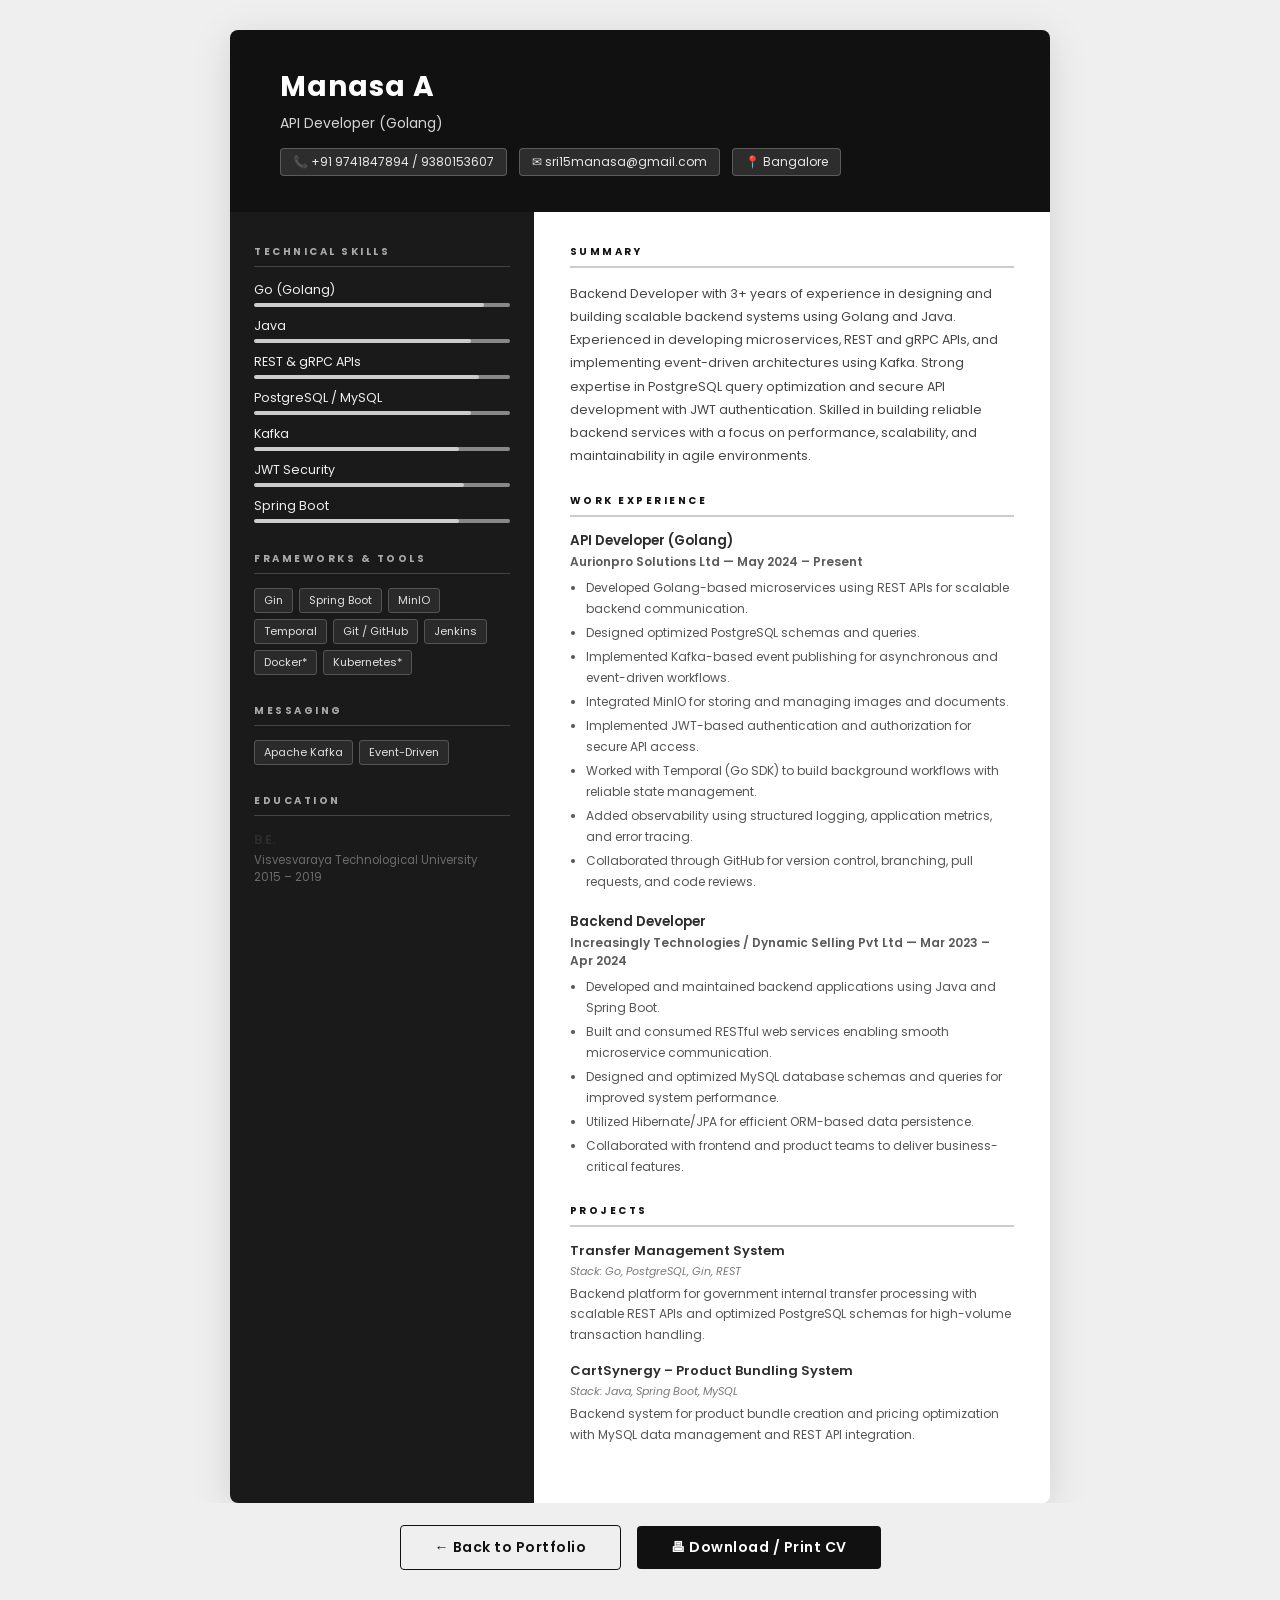
<file: sachin-cv.html>
<!DOCTYPE html>
<html lang="en">
<head>
  <meta charset="UTF-8" />
  <meta name="viewport" content="width=device-width, initial-scale=1.0"/>
  <title>Manasa A - CV</title>
  <style>
    @import url('https://fonts.googleapis.com/css2?family=Poppins:wght@300;400;600;700&display=swap');

    * { margin: 0; padding: 0; box-sizing: border-box; }

    body {
      font-family: 'Poppins', sans-serif;
      background: #efefef;
      color: #2d2d2d;
      padding: 30px 15px;
    }

    .cv-wrapper {
      max-width: 820px;
      margin: 0 auto;
      background: #fff;
      border-radius: 8px;
      overflow: hidden;
      box-shadow: 0 8px 40px rgba(0,0,0,.12);
    }

    /* ---- Header ---- */
    .cv-header {
      background: #111;
      color: #fff;
      padding: 36px 50px;
    }
    .cv-title h1 { font-size: 28px; font-weight: 700; letter-spacing: 1px; color: #fff; }
    .cv-title .role { font-size: 14px; color: #d4d4d4; margin-top: 5px; font-weight: 400; }
    .cv-contacts { margin-top: 14px; display: flex; flex-wrap: wrap; gap: 12px; }
    .cv-contacts span {
      font-size: 12px;
      background: rgba(255,255,255,.12);
      border: 1px solid rgba(255,255,255,.22);
      padding: 4px 12px;
      border-radius: 4px;
      display: flex;
      align-items: center;
      gap: 6px;
      color: #e8e8e8;
    }

    /* ---- Body ---- */
    .cv-body { display: grid; grid-template-columns: 1fr 1.7fr; }

    /* ---- Sidebar ---- */
    .cv-sidebar {
      background: #1a1a1a;
      color: #e8e8e8;
      padding: 32px 24px;
    }
    .sidebar-section { margin-bottom: 28px; }
    .sidebar-section h3 {
      font-size: 10px;
      letter-spacing: 2.5px;
      text-transform: uppercase;
      color: #aaaaaa;
      margin-bottom: 14px;
      padding-bottom: 6px;
      border-bottom: 1px solid #444;
    }
    .skill-block { width: 100%; margin-bottom: 10px; }
    .skill-block span { font-size: 12.5px; display: block; margin-bottom: 4px; color: #f0f0f0; }
    .skill-bar {
      width: 100%;
      height: 4px;
      background: #888;
      border-radius: 2px;
      overflow: hidden;
    }
    .skill-bar-fill {
      height: 100%;
      border-radius: 2px;
      background: #cccccc;
    }
    .tag-list { display: flex; flex-wrap: wrap; gap: 6px; }
    .stag {
      display: inline-block;
      background: #2a2a2a;
      border: 1px solid #555;
      color: #e0e0e0;
      font-size: 11px;
      padding: 3px 9px;
      border-radius: 3px;
    }

    /* ---- Main ---- */
    .cv-main { padding: 32px 36px; background: #fff; }
    .main-section { margin-bottom: 26px; }
    .main-section h3 {
      font-size: 10px;
      letter-spacing: 2.5px;
      text-transform: uppercase;
      color: #111;
      margin-bottom: 14px;
      padding-bottom: 6px;
      border-bottom: 2px solid #cccccc;
    }
    .about-text { font-size: 12.5px; color: #444; line-height: 1.85; }

    .exp-item { margin-bottom: 20px; }
    .exp-item h4 { font-size: 13.5px; font-weight: 600; color: #2d2d2d; }
    .exp-item .company { font-size: 12px; color: #5a5a5a; font-weight: 600; margin: 2px 0 6px; }
    .exp-item ul { padding-left: 16px; }
    .exp-item ul li { font-size: 12px; color: #555; line-height: 1.75; margin-bottom: 3px; }

    .edu-item { margin-bottom: 14px; }
    .edu-item h4 { font-size: 13px; font-weight: 600; color: #2d2d2d; }
    .edu-item .sub { font-size: 11.5px; color: #6b6b6b; margin-top: 2px; }

    .proj-item { margin-bottom: 16px; }
    .proj-item h4 { font-size: 13px; font-weight: 600; color: #2d2d2d; }
    .proj-item .stack { font-size: 11px; color: #7a7a7a; font-style: italic; margin: 2px 0 4px; }
    .proj-item p { font-size: 12px; color: #555; line-height: 1.7; }

    /* ---- Print button ---- */
    .print-btn-wrap { text-align: center; padding: 22px; background: #efefef; }
    .print-btn {
      background: #111;
      color: #fff;
      border: none;
      padding: 11px 34px;
      border-radius: 4px;
      font-size: 14px;
      font-family: 'Poppins', sans-serif;
      font-weight: 600;
      cursor: pointer;
      letter-spacing: .5px;
      transition: background .2s;
    }
    .print-btn:hover { background: #333; }
    .back-btn {
      background: transparent;
      color: #111;
      border: 1.5px solid #111;
      margin-right: 12px;
    }
    .back-btn:hover { background: #111; color: #fff; }

    /* ---- Print styles ---- */
    @media print {
      body { background: #fff; padding: 0; }
      .cv-wrapper { box-shadow: none; border-radius: 0; }
      .print-btn-wrap { display: none; }
    }
  </style>
</head>
<body>

  <div class="cv-wrapper">

    <!-- HEADER -->
    <div class="cv-header">
      <div class="cv-title">
        <h1>Manasa A</h1>
        <div class="role">API Developer (Golang)</div>
        <div class="cv-contacts">
          <span>&#128222; +91 9741847894 / 9380153607</span>
          <span>&#9993; sri15manasa@gmail.com</span>
          <span>&#128205; Bangalore</span>
        </div>
      </div>
    </div>

    <!-- BODY -->
    <div class="cv-body">

      <!-- SIDEBAR -->
      <div class="cv-sidebar">

        <div class="sidebar-section">
          <h3>Technical Skills</h3>
          <div class="skill-block"><span>Go (Golang)</span><div class="skill-bar"><div class="skill-bar-fill" style="width:90%"></div></div></div>
          <div class="skill-block"><span>Java</span><div class="skill-bar"><div class="skill-bar-fill" style="width:85%"></div></div></div>
          <div class="skill-block"><span>REST &amp; gRPC APIs</span><div class="skill-bar"><div class="skill-bar-fill" style="width:88%"></div></div></div>
          <div class="skill-block"><span>PostgreSQL / MySQL</span><div class="skill-bar"><div class="skill-bar-fill" style="width:85%"></div></div></div>
          <div class="skill-block"><span>Kafka</span><div class="skill-bar"><div class="skill-bar-fill" style="width:80%"></div></div></div>
          <div class="skill-block"><span>JWT Security</span><div class="skill-bar"><div class="skill-bar-fill" style="width:82%"></div></div></div>
          <div class="skill-block"><span>Spring Boot</span><div class="skill-bar"><div class="skill-bar-fill" style="width:80%"></div></div></div>
        </div>

        <div class="sidebar-section">
          <h3>Frameworks &amp; Tools</h3>
          <div class="tag-list">
            <span class="stag">Gin</span>
            <span class="stag">Spring Boot</span>
            <span class="stag">MinIO</span>
            <span class="stag">Temporal</span>
            <span class="stag">Git / GitHub</span>
            <span class="stag">Jenkins</span>
            <span class="stag">Docker*</span>
            <span class="stag">Kubernetes*</span>
          </div>
        </div>

        <div class="sidebar-section">
          <h3>Messaging</h3>
          <div class="tag-list">
            <span class="stag">Apache Kafka</span>
            <span class="stag">Event-Driven</span>
          </div>
        </div>

        <div class="sidebar-section">
          <h3>Education</h3>
          <div id="cv1-education">
            <div class="edu-item">
              <h4>B.E.</h4>
              <div class="sub">Visvesvaraya Technological University<br/>2015 &ndash; 2019</div>
            </div>
          </div>
        </div>

      </div>

      <!-- MAIN -->
      <div class="cv-main">

        <div class="main-section">
          <h3>Summary</h3>
          <p class="about-text">
            Backend Developer with 3+ years of experience in designing and building scalable backend
            systems using Golang and Java. Experienced in developing microservices, REST and gRPC APIs,
            and implementing event-driven architectures using Kafka. Strong expertise in PostgreSQL query
            optimization and secure API development with JWT authentication. Skilled in building reliable
            backend services with a focus on performance, scalability, and maintainability in agile environments.
          </p>
        </div>

        <div class="main-section">
          <h3>Work Experience</h3>
          <div id="cv1-experience">
            <div class="exp-item">
              <h4>API Developer (Golang)</h4>
              <div class="company">Aurionpro Solutions Ltd &mdash; May 2024 &ndash; Present</div>
              <ul>
                <li>Developed Golang-based microservices using REST APIs for scalable backend communication.</li>
                <li>Designed optimized PostgreSQL schemas and queries.</li>
                <li>Implemented Kafka-based event publishing for asynchronous and event-driven workflows.</li>
                <li>Integrated MinIO for storing and managing images and documents.</li>
                <li>Implemented JWT-based authentication and authorization for secure API access.</li>
                <li>Worked with Temporal (Go SDK) to build background workflows with reliable state management.</li>
                <li>Added observability using structured logging, application metrics, and error tracing.</li>
                <li>Collaborated through GitHub for version control, branching, pull requests, and code reviews.</li>
              </ul>
            </div>
            <div class="exp-item">
              <h4>Backend Developer</h4>
              <div class="company">Increasingly Technologies / Dynamic Selling Pvt Ltd &mdash; Mar 2023 &ndash; Apr 2024</div>
              <ul>
                <li>Developed and maintained backend applications using Java and Spring Boot.</li>
                <li>Built and consumed RESTful web services enabling smooth microservice communication.</li>
                <li>Designed and optimized MySQL database schemas and queries for improved system performance.</li>
                <li>Utilized Hibernate/JPA for efficient ORM-based data persistence.</li>
                <li>Collaborated with frontend and product teams to deliver business-critical features.</li>
              </ul>
            </div>
          </div>
        </div>

        <div class="main-section">
          <h3>Projects</h3>

          <div class="proj-item">
            <h4>Transfer Management System</h4>
            <div class="stack">Stack: Go, PostgreSQL, Gin, REST</div>
            <p>Backend platform for government internal transfer processing with scalable REST APIs and optimized PostgreSQL schemas for high-volume transaction handling.</p>
          </div>

          <div class="proj-item">
            <h4>CartSynergy &ndash; Product Bundling System</h4>
            <div class="stack">Stack: Java, Spring Boot, MySQL</div>
            <p>Backend system for product bundle creation and pricing optimization with MySQL data management and REST API integration.</p>
          </div>
        </div>

      </div>
    </div><!-- end cv-body -->
  </div><!-- end cv-wrapper -->

  <!-- Print / Back buttons -->
  <div class="print-btn-wrap">
    <button class="print-btn back-btn" onclick="window.location.href='index.html'">&#8592; Back to Portfolio</button>
    <button class="print-btn" onclick="window.print()">&#128438; Download / Print CV</button>
  </div>

  <!-- Sync from portfolio edits via localStorage -->
  <script>
  (function(){
    var raw = localStorage.getItem('portfolio_data');
    if(!raw) return;
    var d;
    try{ d = JSON.parse(raw); } catch(e){ return; }

    function esc(s){
      var el = document.createElement('span');
      el.textContent = String(s || '');
      return el.innerHTML;
    }
    function get(sel){ return document.querySelector(sel); }

    // Name
    if(d.name){ var h1 = get('.cv-title h1'); if(h1) h1.textContent = d.name; }

    // Role
    if(d.role){ var role = get('.cv-title .role'); if(role) role.textContent = d.role; }

    // Contacts (phone, email, location)
    var spans = document.querySelectorAll('.cv-contacts span');
    var icons  = ['\uD83D\uDCDE ', '\u2709 ', '\uD83D\uDCCD '];
    var vals   = [d.phone, d.email, d.location];
    for(var i = 0; i < spans.length && i < icons.length; i++){
      if(vals[i]) spans[i].textContent = icons[i] + vals[i];
    }

    // Summary
    if(d.summary){ var sumEl = get('.about-text'); if(sumEl) sumEl.textContent = d.summary; }

    // Skills — rebuild first sidebar section's skill-blocks
    if(d.skills && d.skills.length){
      var skillSec = get('.cv-sidebar .sidebar-section');
      if(skillSec){
        skillSec.querySelectorAll('.skill-block').forEach(function(el){ el.remove(); });
        d.skills.forEach(function(sk){
          var div = document.createElement('div');
          div.className = 'skill-block';
          div.innerHTML = '<span>' + esc(sk.name) + '</span>' +
            '<div class="skill-bar"><div class="skill-bar-fill" style="width:' + (sk.pct || 0) + '%"></div></div>';
          skillSec.appendChild(div);
        });
      }
    }

    // Education — update sidebar education section
    if(d.education && d.education.length){
      var eduEl = document.getElementById('cv1-education');
      if(eduEl){
        eduEl.innerHTML = '';
        d.education.forEach(function(edu){
          eduEl.innerHTML += '<div class="edu-item"><h4>' + esc(edu.title) + '</h4><div class="sub">' + esc(edu.institution) + '<br/>' + esc(edu.year) + '</div></div>';
        });
      }
    }

    // Experience — rebuild "Work Experience" section
    if(d.experience && d.experience.length){
      var expEl = document.getElementById('cv1-experience');
      if(expEl){
        expEl.innerHTML = '';
        d.experience.forEach(function(exp){
          expEl.innerHTML +=
            '<div class="exp-item"><h4>' + esc(exp.title) + '</h4>' +
            '<div class="company">' + esc(exp.company) + ' &mdash; ' + esc(exp.year) + '</div>' +
            '<p style="font-size:12px;color:#444;line-height:1.75;margin-top:4px">' + esc(exp.desc) + '</p></div>';
        });
      }
    }

    // Projects — rebuild "Projects" main-section
    if(d.projects && d.projects.length){
      var projSec = null;
      document.querySelectorAll('.main-section').forEach(function(sec){
        var h = sec.querySelector('h3');
        if(h && h.textContent.toLowerCase().indexOf('project') !== -1) projSec = sec;
      });
      if(projSec){
        projSec.querySelectorAll('.proj-item').forEach(function(el){ el.remove(); });
        d.projects.forEach(function(proj){
          var div = document.createElement('div');
          div.className = 'proj-item';
          var stackStr = (proj.tags && proj.tags.length) ? proj.tags.map(esc).join(', ') : '';
          div.innerHTML =
            '<h4>' + esc(proj.title) + '</h4>' +
            (stackStr ? '<div class="stack">Stack: ' + stackStr + '</div>' : '') +
            '<p>' + esc(proj.desc) + '</p>';
          projSec.appendChild(div);
        });
      }
    }
  })();
  </script>

</body>
</html>
</file>
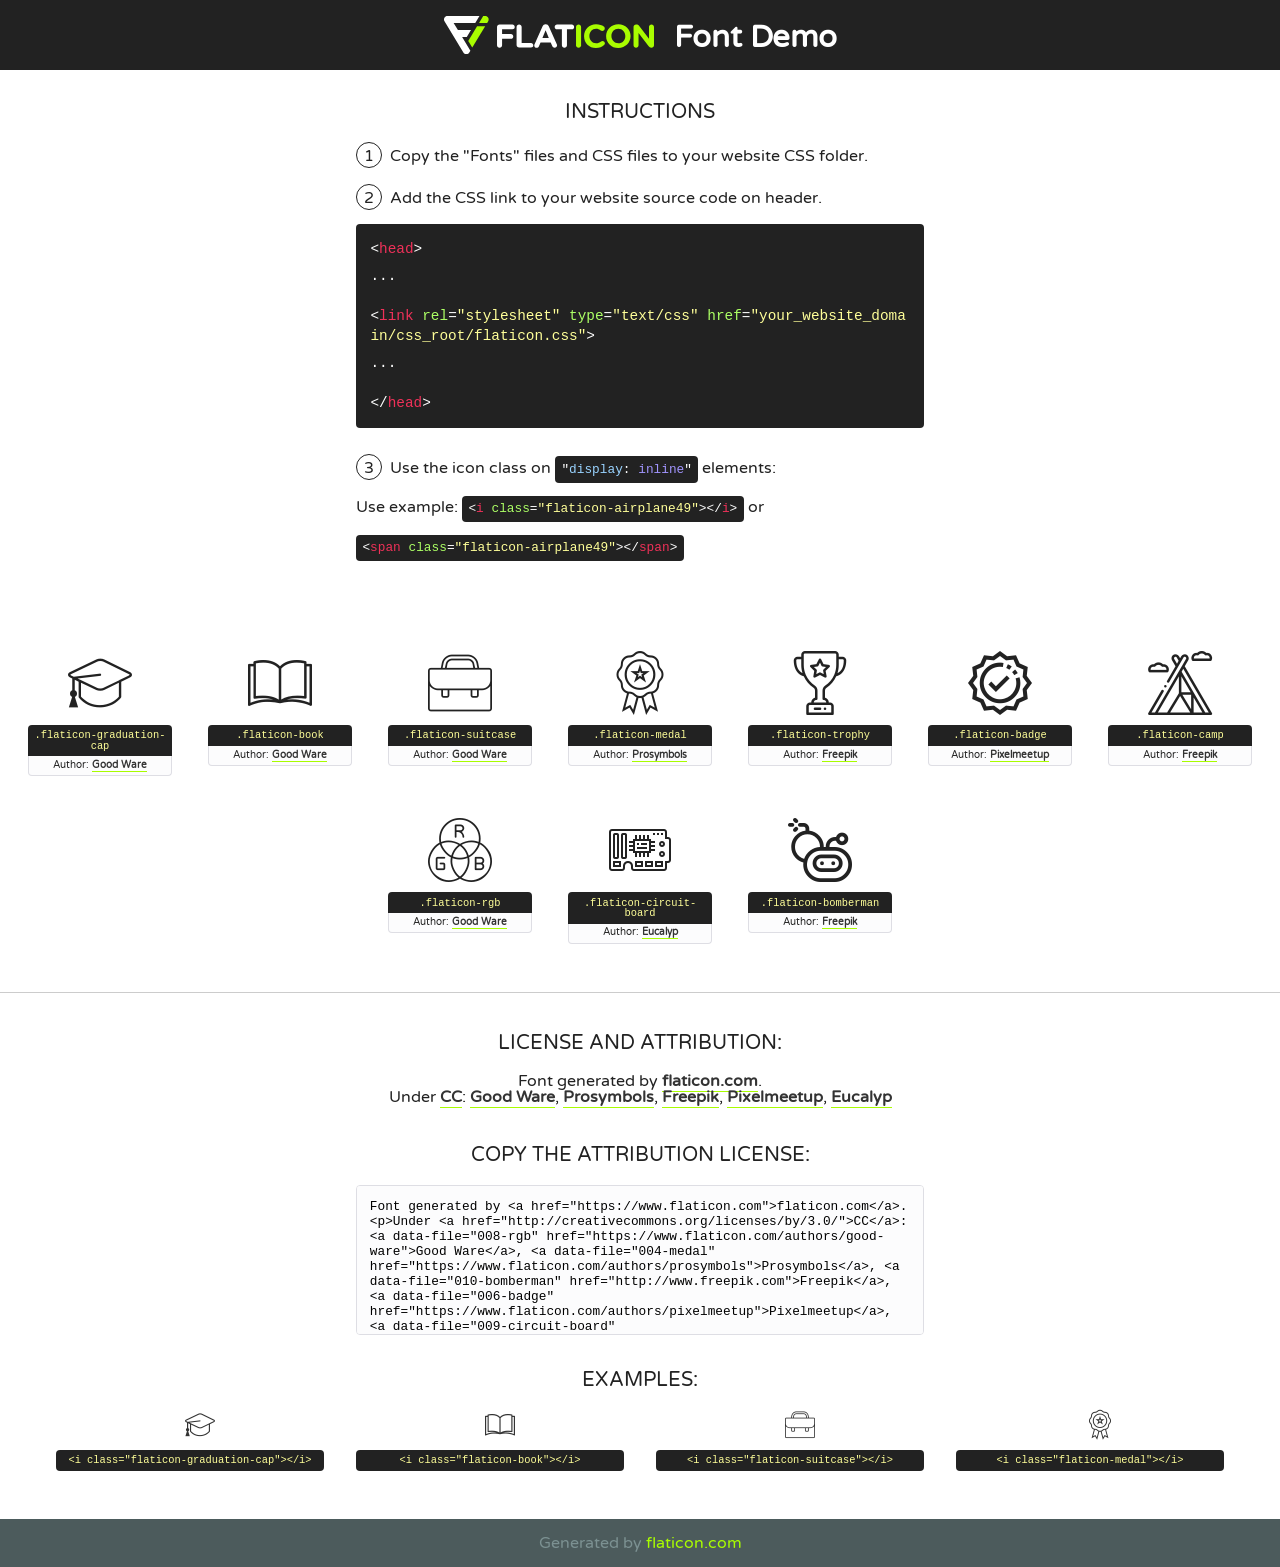
<file: fonts/flaticon/font/flaticon.html>
<!DOCTYPE html>
<!--
  Flaticon icon font: Flaticon
  Creation date: 12/07/2020 17:37
-->
<html>
<!DOCTYPE html>
<html>

<head>
    <title>Flaticon WebFont</title>
    <link href="http://fonts.googleapis.com/css?family=Varela+Round" rel="stylesheet" type="text/css" />
    <link rel="stylesheet" type="text/css" href="flaticon.css">
    <meta charset="UTF-8">
    <style>
    html, body, div, span, applet, object, iframe,
    h1, h2, h3, h4, h5, h6, p, blockquote, pre,
    a, abbr, acronym, address, big, cite, code,
    del, dfn, em, img, ins, kbd, q, s, samp,
    small, strike, strong, sub, sup, tt, var,
    b, u, i, center,
    dl, dt, dd, ol, ul, li,
    fieldset, form, label, legend,
    table, caption, tbody, tfoot, thead, tr, th, td,
    article, aside, canvas, details, embed, 
    figure, figcaption, footer, header, hgroup, 
    menu, nav, output, ruby, section, summary,
    time, mark, audio, video {
        margin: 0;
        padding: 0;
        border: 0;
        font-size: 100%;
        font: inherit;
        vertical-align: baseline;
    }
    /* HTML5 display-role reset for older browsers */
    article, aside, details, figcaption, figure, 
    footer, header, hgroup, menu, nav, section {
        display: block;
    }
    body {
        line-height: 1;
    }
    ol, ul {
        list-style: none;
    }
    blockquote, q {
        quotes: none;
    }
    blockquote:before, blockquote:after,
    q:before, q:after {
        content: '';
        content: none;
    }
    table {
        border-collapse: collapse;
        border-spacing: 0;
    }
    body {
        font-family: 'Varela Round', Helvetica, Arial, sans-serif;
        font-size: 16px;
        color: #222;
    }
    a {
        color: #333;
        border-bottom: 1px solid #a9fd00;
        font-weight: bold;
        text-decoration: none;
    }
    * {
        -moz-box-sizing: border-box;
        -webkit-box-sizing: border-box;
        box-sizing: border-box;
        margin: 0;
        padding: 0;
    }
    [class^="flaticon-"]:before, [class*=" flaticon-"]:before, [class^="flaticon-"]:after, [class*=" flaticon-"]:after {
        font-family: Flaticon;
        font-size: 30px;
        font-style: normal;
        margin-left: 20px;
        color: #333;
    }
    .wrapper {
        max-width: 600px;
        margin: auto;
        padding: 0 1em;
    }
    .title {
        font-size: 1.25em;
        text-align: center;
        margin-bottom: 1em;
        text-transform: uppercase;
    }
    header {
        text-align: center;
        background-color: #222;
        color: #fff;
        padding: 1em;
    }
    header .logo {
        width: 210px;
        height: 38px;
        display: inline-block;
        vertical-align: middle;
        margin-right: 1em;
        border: none;
    }
    header strong {
        font-size: 1.95em;
        font-weight: bold;
        vertical-align: middle;
        margin-top: 5px;
        display: inline-block;
    }
    .demo {
        margin: 2em auto;
        line-height: 1.25em;
    }
    .demo ul li {
        margin-bottom: 1em;
    }
    .demo ul li .num {
        color: #222;
        border-radius: 20px;
        display: inline-block;
        width: 26px;
        padding: 3px;
        height: 26px;
        text-align: center;
        margin-right: 0.5em;
        border: 1px solid #222;
    }
    .demo ul li code {
        background-color: #222;
        border-radius: 4px;
        padding: 0.25em 0.5em;
        display: inline-block;
        color: #fff;
        font-family: Consolas,Monaco,Lucida Console,Liberation Mono,DejaVu Sans Mono,Bitstream Vera Sans Mono,Courier New, monospace;
        font-weight: lighter;
        margin-top: 1em;
        font-size: 0.8em;
        word-break: break-all;
    }
    .demo ul li code.big {
        padding: 1em;
        font-size: 0.9em;
    }
    .demo ul li code .red {
        color: #EF3159;
    }
    .demo ul li code .green {
        color: #ACFF65;
    }
    .demo ul li code .yellow {
        color: #FFFF99;
    }
    .demo ul li code .blue {
        color: #99D3FF;
    }
    .demo ul li code .purple {
        color: #A295FF;
    }
    .demo ul li code .dots {
        margin-top: 0.5em;
        display: block;
    }
    #glyphs {
        border-bottom: 1px solid #ccc;
        padding: 2em 0;
        text-align: center;
    }
    .glyph {
        display: inline-block;
        width: 9em;
        margin: 1em;
        text-align: center;
        vertical-align: top;
        background: #FFF;
    }
    .glyph .glyph-icon {
        padding: 10px;
        display: block;
        font-family:"Flaticon";
        font-size: 64px;
        line-height: 1;
    }
    .glyph .glyph-icon:before {
        font-size: 64px;
        color: #222;
        margin-left: 0;
    }
    .class-name {
        font-size: 0.65em;
        background-color: #222;
        color: #fff;
        border-radius: 4px 4px 0 0;
        padding: 0.5em;
        color: #FFFF99;
        font-family: Consolas,Monaco,Lucida Console,Liberation Mono,DejaVu Sans Mono,Bitstream Vera Sans Mono,Courier New, monospace;
    }
    .author-name {
        font-size: 0.6em;
        background-color: #fcfcfd;
        border: 1px solid #DEDEE4;
        border-top: 0;
        border-radius: 0 0 4px 4px;
        padding: 0.5em;
    }
    .class-name:last-child {
        font-size: 10px;
        color:#888;
    }
    .class-name:last-child a {
        font-size: 10px;
        color:#555;
    }
    .class-name:last-child a:hover {
        color:#a9fd00;
    }
    .glyph > input {
        display: block;
        width: 100px;
        margin: 5px auto;
        text-align: center;
        font-size: 12px;
        cursor: text;
    }
    .glyph > input.icon-input {
        font-family:"Flaticon";
        font-size: 16px;
        margin-bottom: 10px;
    }
    .attribution .title {
        margin-top: 2em;
    }
    .attribution textarea {
        background-color: #fcfcfd;
        padding: 1em;
        border: none;
        box-shadow: none;
        border: 1px solid #DEDEE4;
        border-radius: 4px;
        resize: none;
        width: 100%;
        height: 150px;
        font-size: 0.8em;
        font-family: Consolas,Monaco,Lucida Console,Liberation Mono,DejaVu Sans Mono,Bitstream Vera Sans Mono,Courier New, monospace;
        -webkit-appearance: none;
    }
    .iconsuse {
        margin: 2em auto;
        text-align: center;
        max-width: 1200px;
    }
    .iconsuse:after {
        content: '';
        display: table;
        clear: both;
    }
    .iconsuse .image {
        float: left;
        width: 25%;
        padding: 0 1em;
    }
    .iconsuse .image p {
        margin-bottom: 1em;
    }
    .iconsuse .image span {
        display: block;
        font-size: 0.65em;
        background-color: #222;
        color: #fff;
        border-radius: 4px;
        padding: 0.5em;
        color: #FFFF99;
        margin-top: 1em;
        font-family: Consolas,Monaco,Lucida Console,Liberation Mono,DejaVu Sans Mono,Bitstream Vera Sans Mono,Courier New, monospace;
    }
    #footer {
        text-align: center;
        background-color: #4C5B5C;
        color: #7c9192;
        padding: 1em;
    }
    #footer a {
        border: none;
        color: #a9fd00;
        font-weight: normal;
    }
    @media (max-width: 960px) {
        .iconsuse .image {
            width: 50%;
        }
    }
    @media (max-width: 560px) {
        .iconsuse .image {
            width: 100%;
        }
    }
    </style>
</head>

<body class="characters-off">

    <header>
        <a href="https://www.flaticon.com" target="_blank" class="logo">
            <svg version="1.1" xmlns="http://www.w3.org/2000/svg" xmlns:xlink="http://www.w3.org/1999/xlink" xmlns:a="http://ns.adobe.com/AdobeSVGViewerExtensions/3.0/" viewBox="0 0 560.875 102.036" enable-background="new 0 0 560.875 102.036" xml:space="preserve">
                <defs>
                </defs>
                <g>
                    <g class="letters">
                        <path fill="#ffffff" d="M141.596,29.675c0-3.777,2.985-6.767,6.764-6.767h34.438c3.426,0,6.15,2.728,6.15,6.15
                        c0,3.43-2.724,6.149-6.15,6.149h-27.674v13.091h23.719c3.429,0,6.151,2.724,6.151,6.15c0,3.43-2.723,6.149-6.151,6.149h-23.719
                        v17.574c0,3.773-2.986,6.761-6.764,6.761c-3.779,0-6.764-2.989-6.764-6.761V29.675z"></path>
                        <path fill="#ffffff" d="M193.844,29.149c0-3.781,2.985-6.767,6.764-6.767c3.776,0,6.763,2.985,6.763,6.767v42.957h25.039
                        c3.426,0,6.149,2.726,6.149,6.153c0,3.425-2.723,6.15-6.149,6.15h-31.802c-3.779,0-6.764-2.986-6.764-6.768V29.149z"></path>
                        <path fill="#ffffff" d="M241.891,75.71l21.438-48.407c1.492-3.341,4.215-5.357,7.906-5.357h0.792
                        c3.686,0,6.323,2.017,7.815,5.357l21.439,48.407c0.436,0.967,0.701,1.845,0.701,2.723c0,3.602-2.809,6.501-6.414,6.501
                        c-3.161,0-5.269-1.845-6.499-4.655l-4.132-9.661h-27.059l-4.301,10.102c-1.144,2.631-3.426,4.214-6.237,4.214
                        c-3.517,0-6.24-2.81-6.24-6.325C241.1,77.64,241.451,76.677,241.891,75.71z M279.932,58.666l-8.521-20.297l-8.526,20.297H279.932
                        z"></path>
                        <path fill="#ffffff" d="M314.864,35.387H301.86c-3.429,0-6.239-2.813-6.239-6.238c0-3.429,2.811-6.24,6.239-6.24h39.533
                        c3.426,0,6.237,2.811,6.237,6.24c0,3.425-2.811,6.238-6.237,6.238h-13.001v42.785c0,3.773-2.99,6.761-6.764,6.761
                        c-3.779,0-6.764-2.989-6.764-6.761V35.387z"></path>
                        <path fill="#A9FD00" d="M352.615,29.149c0-3.781,2.985-6.767,6.767-6.767c3.774,0,6.761,2.985,6.761,6.767v49.024
                        c0,3.773-2.987,6.761-6.761,6.761c-3.781,0-6.767-2.989-6.767-6.761V29.149z"></path>
                        <path fill="#A9FD00" d="M374.132,53.836v-0.179c0-17.481,13.178-31.801,32.065-31.801c9.22,0,15.459,2.458,20.557,6.238
                        c1.402,1.054,2.637,2.985,2.637,5.357c0,3.692-2.985,6.59-6.681,6.59c-1.845,0-3.071-0.702-4.044-1.319
                        c-3.776-2.813-7.729-4.393-12.562-4.393c-10.364,0-17.831,8.611-17.831,19.154v0.173c0,10.542,7.291,19.329,17.831,19.329
                        c5.715,0,9.492-1.756,13.359-4.834c1.049-0.874,2.458-1.491,4.039-1.491c3.429,0,6.325,2.813,6.325,6.236
                        c0,2.106-1.056,3.78-2.282,4.834c-5.539,4.834-12.036,7.733-21.878,7.733C387.572,85.464,374.132,71.493,374.132,53.836z"></path>
                        <path fill="#A9FD00" d="M433.009,53.836v-0.179c0-17.481,13.79-31.801,32.766-31.801c18.981,0,32.592,14.143,32.592,31.628v0.173
                        c0,17.483-13.785,31.807-32.769,31.807C446.625,85.464,433.009,71.32,433.009,53.836z M484.224,53.836v-0.179
                        c0-10.539-7.725-19.326-18.626-19.326c-10.893,0-18.449,8.611-18.449,19.154v0.173c0,10.542,7.73,19.329,18.626,19.329
                        C476.676,72.986,484.224,64.378,484.224,53.836z"></path>
                        <path fill="#A9FD00" d="M506.233,29.321c0-3.774,2.99-6.763,6.767-6.763h1.401c3.252,0,5.183,1.583,7.029,3.953l26.093,34.265
                        V29.059c0-3.692,2.99-6.677,6.681-6.677c3.683,0,6.671,2.985,6.671,6.677v48.934c0,3.78-2.987,6.765-6.764,6.765h-0.436
                        c-3.257,0-5.188-1.581-7.034-3.953l-27.056-35.492v32.944c0,3.687-2.985,6.676-6.678,6.676c-3.683,0-6.673-2.989-6.673-6.676
                        V29.321z"></path>
                    </g>
                    <g class="insignia">
                        <path fill="#ffffff" d="M48.372,56.137h12.517l11.156-18.537H37.186L25.688,18.539h57.825L94.668,0H9.271
                        C5.925,0,2.842,1.801,1.198,4.716c-1.644,2.907-1.593,6.482,0.134,9.343l50.38,83.501c1.678,2.781,4.689,4.476,7.938,4.476
                        c3.246,0,6.257-1.695,7.935-4.476l2.898-4.804L48.372,56.137z"></path>
                        <g class="i">
                            <path fill="#A9FD00" d="M93.575,18.539h0.031v0.004l21.652,0.004l2.705-4.488c1.727-2.861,1.778-6.436,0.133-9.343
                            C116.454,1.801,113.371,0,110.026,0h-5.294L93.575,18.539z"></path>
                            <polygon fill="#A9FD00" points="88.291,27.356 64.725,66.486 75.519,84.404 109.942,27.356"></polygon>
                        </g>
                    </g>
                </g>
            </svg>
        </a>
        <strong>Font Demo</strong>
    </header>


    <section class="demo wrapper">

        <p class="title">Instructions</p>

        <ul>
            <li>
                <span class="num">1</span>Copy the "Fonts" files and CSS files to your website CSS folder.
            </li>
            <li>
                <span class="num">2</span>Add the CSS link to your website source code on header.
                <code class="big">
                    &lt;<span class="red">head</span>&gt;
                    <br/><span class="dots">...</span>
                    <br/>&lt;<span class="red">link</span> <span class="green">rel</span>=<span class="yellow">"stylesheet"</span> <span class="green">type</span>=<span class="yellow">"text/css"</span> <span class="green">href</span>=<span class="yellow">"your_website_domain/css_root/flaticon.css"</span>&gt;
                    <br/><span class="dots">...</span>
                    <br/>&lt;/<span class="red">head</span>&gt;
                </code>
            </li>

            <li>
                <p>
                    <span class="num">3</span>Use the icon class on <code>"<span class="blue">display</span>:<span class="purple"> inline</span>"</code> elements:
                    <br />
                    Use example: <code>&lt;<span class="red">i</span> <span class="green">class</span>=<span class="yellow">&quot;flaticon-airplane49&quot;</span>&gt;&lt;/<span class="red">i</span>&gt;</code> or <code>&lt;<span class="red">span</span> <span class="green">class</span>=<span class="yellow">&quot;flaticon-airplane49&quot;</span>&gt;&lt;/<span class="red">span</span>&gt;</code>
            </li>
        </ul>

    </section>




   <section id="glyphs">          
    
      
        <div class="glyph"><div class="glyph-icon flaticon-graduation-cap"></div>
            <div class="class-name">.flaticon-graduation-cap</div>
            <div class="author-name">Author: <a data-file="001-graduation-cap" href="https://www.flaticon.com/authors/good-ware">Good Ware</a> </div> 
        </div>        
        
        <div class="glyph"><div class="glyph-icon flaticon-book"></div>
            <div class="class-name">.flaticon-book</div>
            <div class="author-name">Author: <a data-file="002-book" href="https://www.flaticon.com/authors/good-ware">Good Ware</a> </div> 
        </div>        
        
        <div class="glyph"><div class="glyph-icon flaticon-suitcase"></div>
            <div class="class-name">.flaticon-suitcase</div>
            <div class="author-name">Author: <a data-file="003-suitcase" href="https://www.flaticon.com/authors/good-ware">Good Ware</a> </div> 
        </div>        
        
        <div class="glyph"><div class="glyph-icon flaticon-medal"></div>
            <div class="class-name">.flaticon-medal</div>
            <div class="author-name">Author: <a data-file="004-medal" href="https://www.flaticon.com/authors/prosymbols">Prosymbols</a> </div> 
        </div>        
        
        <div class="glyph"><div class="glyph-icon flaticon-trophy"></div>
            <div class="class-name">.flaticon-trophy</div>
            <div class="author-name">Author: <a data-file="005-trophy" href="http://www.freepik.com">Freepik</a> </div> 
        </div>        
        
        <div class="glyph"><div class="glyph-icon flaticon-badge"></div>
            <div class="class-name">.flaticon-badge</div>
            <div class="author-name">Author: <a data-file="006-badge" href="https://www.flaticon.com/authors/pixelmeetup">Pixelmeetup</a> </div> 
        </div>        
        
        <div class="glyph"><div class="glyph-icon flaticon-camp"></div>
            <div class="class-name">.flaticon-camp</div>
            <div class="author-name">Author: <a data-file="007-camp" href="http://www.freepik.com">Freepik</a> </div> 
        </div>        
        
        <div class="glyph"><div class="glyph-icon flaticon-rgb"></div>
            <div class="class-name">.flaticon-rgb</div>
            <div class="author-name">Author: <a data-file="008-rgb" href="https://www.flaticon.com/authors/good-ware">Good Ware</a> </div> 
        </div>        
        
        <div class="glyph"><div class="glyph-icon flaticon-circuit-board"></div>
            <div class="class-name">.flaticon-circuit-board</div>
            <div class="author-name">Author: <a data-file="009-circuit-board" href="https://www.flaticon.com/authors/eucalyp">Eucalyp</a> </div> 
        </div>        
        
        <div class="glyph"><div class="glyph-icon flaticon-bomberman"></div>
            <div class="class-name">.flaticon-bomberman</div>
            <div class="author-name">Author: <a data-file="010-bomberman" href="http://www.freepik.com">Freepik</a> </div> 
        </div>        
        

    </section>



    <section class="attribution wrapper"   style="text-align:center;">

      <div class="title">License and attribution:</div><div class="attrDiv">Font generated by <a href="https://www.flaticon.com">flaticon.com</a>. <div><p>Under <a href="http://creativecommons.org/licenses/by/3.0/">CC</a>: <a data-file="008-rgb" href="https://www.flaticon.com/authors/good-ware">Good Ware</a>, <a data-file="004-medal" href="https://www.flaticon.com/authors/prosymbols">Prosymbols</a>, <a data-file="010-bomberman" href="http://www.freepik.com">Freepik</a>, <a data-file="006-badge" href="https://www.flaticon.com/authors/pixelmeetup">Pixelmeetup</a>, <a data-file="009-circuit-board" href="https://www.flaticon.com/authors/eucalyp">Eucalyp</a></p>  </div>
      </div>
      <div class="title">Copy the Attribution License:</div>

    <textarea onclick="this.focus();this.select();">Font generated by &lt;a href=&quot;https://www.flaticon.com&quot;&gt;flaticon.com&lt;/a&gt;. <p>Under <a href="http://creativecommons.org/licenses/by/3.0/">CC</a>: <a data-file="008-rgb" href="https://www.flaticon.com/authors/good-ware">Good Ware</a>, <a data-file="004-medal" href="https://www.flaticon.com/authors/prosymbols">Prosymbols</a>, <a data-file="010-bomberman" href="http://www.freepik.com">Freepik</a>, <a data-file="006-badge" href="https://www.flaticon.com/authors/pixelmeetup">Pixelmeetup</a>, <a data-file="009-circuit-board" href="https://www.flaticon.com/authors/eucalyp">Eucalyp</a></p>  
     </textarea>

    </section>

    <section class="iconsuse">

          <div class="title">Examples:</div>            
             
            <div class="image">
                <p>
                    <i class="glyph-icon flaticon-graduation-cap"></i> 
                    <span>&lt;i class=&quot;flaticon-graduation-cap&quot;&gt;&lt;/i&gt;</span>
                </p>
            </div>
            
            <div class="image">
                <p>
                    <i class="glyph-icon flaticon-book"></i> 
                    <span>&lt;i class=&quot;flaticon-book&quot;&gt;&lt;/i&gt;</span>
                </p>
            </div>
            
            <div class="image">
                <p>
                    <i class="glyph-icon flaticon-suitcase"></i> 
                    <span>&lt;i class=&quot;flaticon-suitcase&quot;&gt;&lt;/i&gt;</span>
                </p>
            </div>
            
            <div class="image">
                <p>
                    <i class="glyph-icon flaticon-medal"></i> 
                    <span>&lt;i class=&quot;flaticon-medal&quot;&gt;&lt;/i&gt;</span>
                </p>
            </div>
                       
        </div>
                            
    </section>

<div id="footer">
    <div>Generated by <a href="https://www.flaticon.com">flaticon.com</a>
    </div>
</div>



</body>
</html>
</file>
<file: fonts/flaticon/font/flaticon.css>
/*
  	Flaticon icon font: Flaticon
  	Creation date: 12/07/2020 17:37
  	*/

@font-face {
  font-family: "Flaticon";
  src: url("./Flaticon.eot");
  src: url("./Flaticon.eot?#iefix") format("embedded-opentype"),
       url("./Flaticon.woff2") format("woff2"),
       url("./Flaticon.woff") format("woff"),
       url("./Flaticon.ttf") format("truetype"),
       url("./Flaticon.svg#Flaticon") format("svg");
  font-weight: normal;
  font-style: normal;
}

@media screen and (-webkit-min-device-pixel-ratio:0) {
  @font-face {
    font-family: "Flaticon";
    src: url("./Flaticon.svg#Flaticon") format("svg");
  }
}

[class^="flaticon-"]:before, [class*=" flaticon-"]:before,
[class^="flaticon-"]:after, [class*=" flaticon-"]:after {   
  font-family: Flaticon;
        font-size: 20px;
font-style: normal;
margin-left: 20px;
}

.flaticon-graduation-cap:before { content: "\f100"; }
.flaticon-book:before { content: "\f101"; }
.flaticon-suitcase:before { content: "\f102"; }
.flaticon-medal:before { content: "\f103"; }
.flaticon-trophy:before { content: "\f104"; }
.flaticon-badge:before { content: "\f105"; }
.flaticon-camp:before { content: "\f106"; }
.flaticon-rgb:before { content: "\f107"; }
.flaticon-circuit-board:before { content: "\f108"; }
.flaticon-bomberman:before { content: "\f109"; }
</file>
